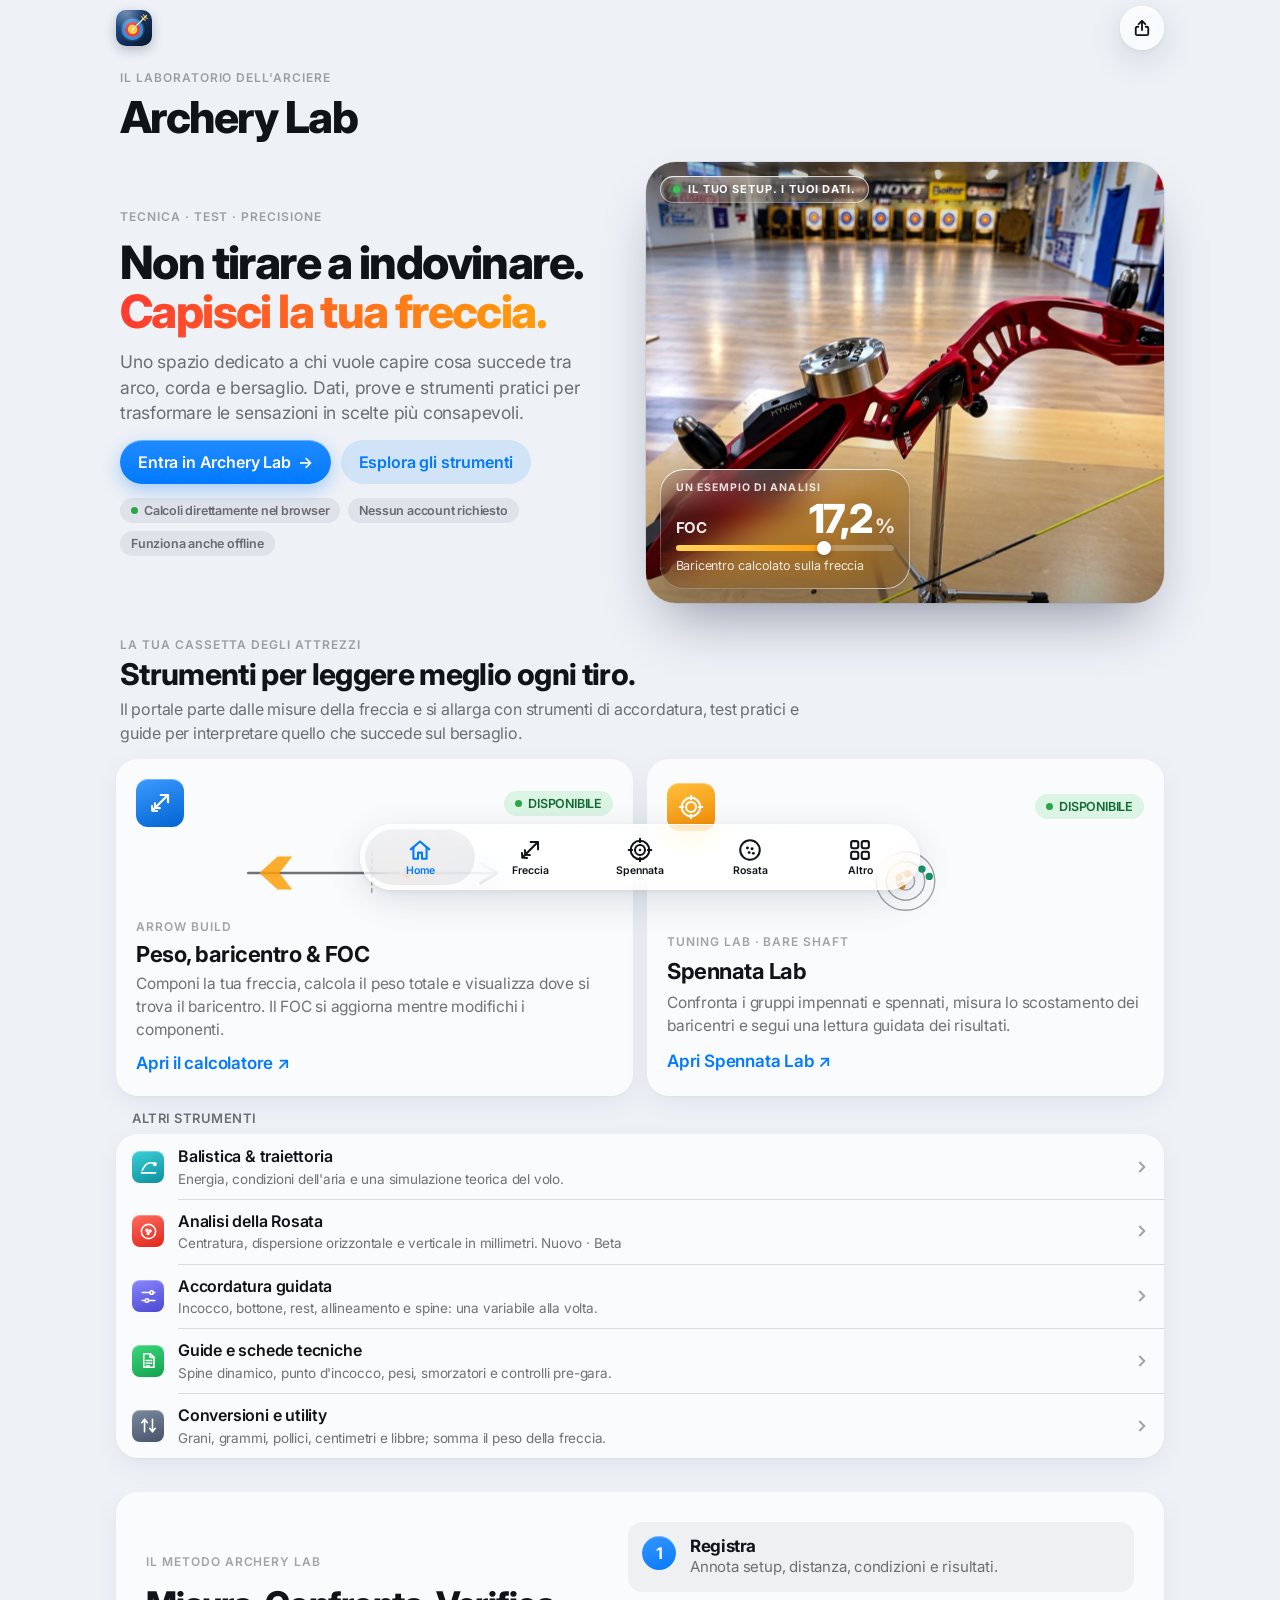
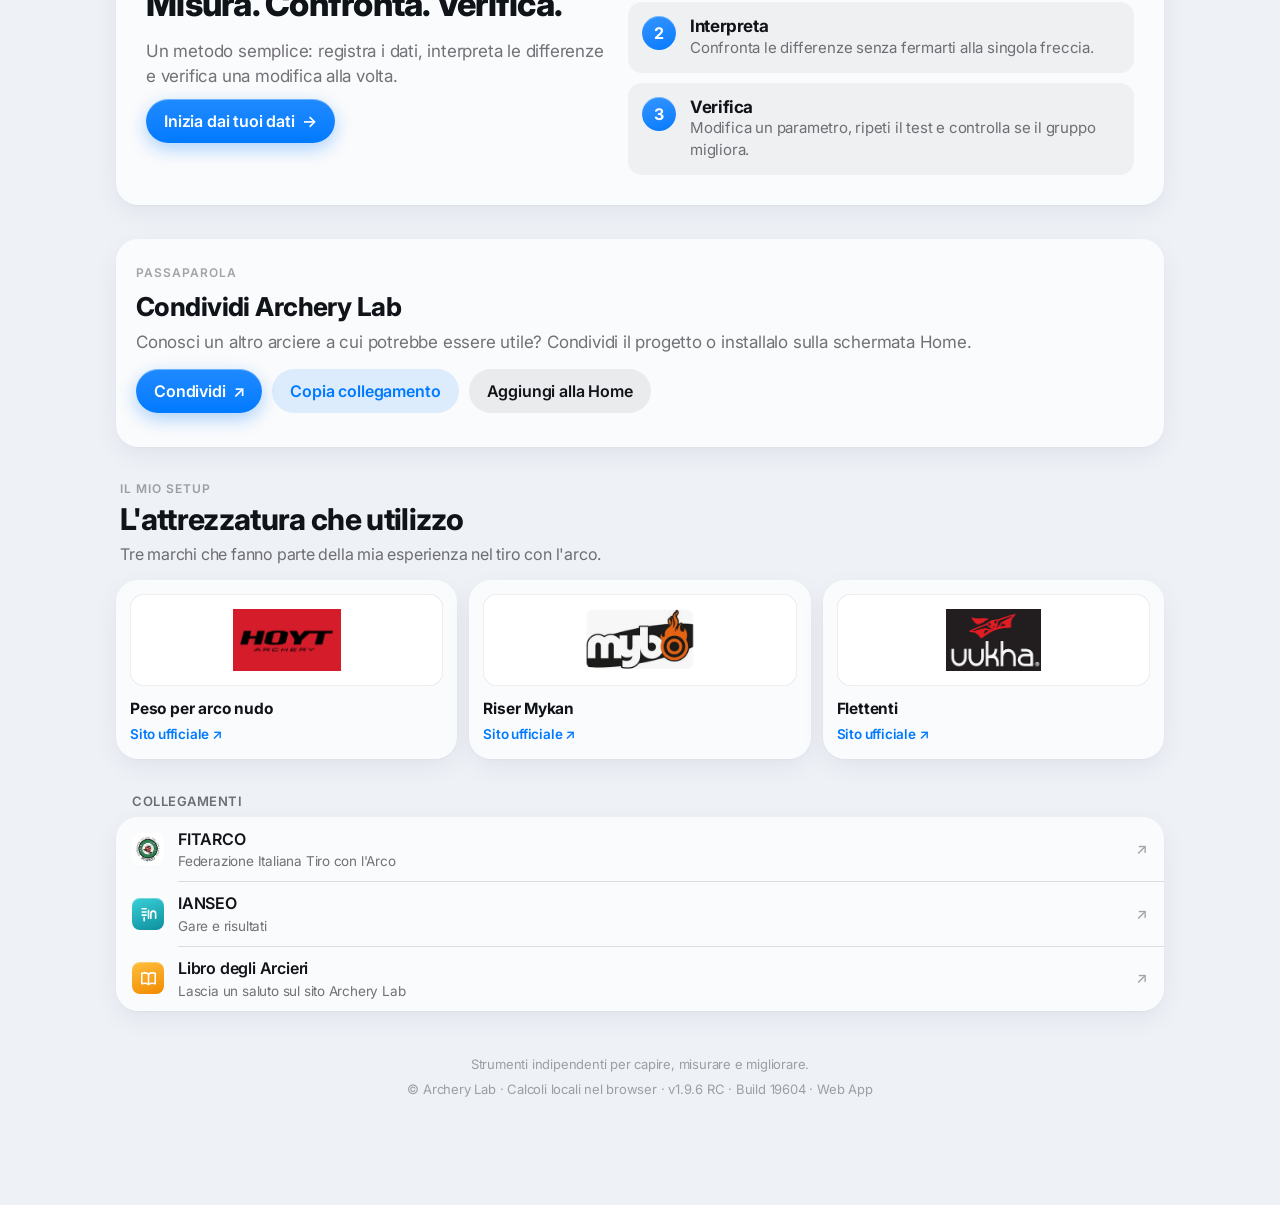
<file: index.html>
<!doctype html>
<html lang="it">
<head>
<meta charset="utf-8">
<meta name="viewport" content="width=device-width, initial-scale=1, viewport-fit=cover">
<meta name="claude:viewport-fit-sides" content="cover">
<title>Archery Lab</title>
<meta name="description" content="Archery Lab: strumenti digitali per capire la freccia, leggere i risultati e accordare meglio il tiro con l'arco.">
<meta name="theme-color" content="#eef1f6" media="(prefers-color-scheme: light)">
<meta name="theme-color" content="#05070b" media="(prefers-color-scheme: dark)">
<meta name="apple-mobile-web-app-capable" content="yes">
<meta name="mobile-web-app-capable" content="yes">
<meta name="apple-mobile-web-app-status-bar-style" content="black-translucent">
<meta name="apple-mobile-web-app-title" content="Archery Lab">
<meta property="og:type" content="website">
<meta property="og:title" content="Archery Lab — Il laboratorio digitale dell'arciere">
<meta property="og:description" content="Strumenti pratici per frecce, rosate e accordatura del tiro con l'arco.">
<link rel="manifest" href="manifest.webmanifest">
<link rel="icon" href="icons/icon.svg" type="image/svg+xml">
<link rel="apple-touch-icon" href="icons/apple-touch-icon.png">
<link rel="preconnect" href="https://fonts.googleapis.com">
<link rel="preconnect" href="https://fonts.gstatic.com" crossorigin>
<link rel="stylesheet" href="https://fonts.googleapis.com/css2?family=Inter:wght@400;500;600;700;800&amp;display=swap">
<link rel="stylesheet" href="css/glass.css">
<link rel="stylesheet" href="css/pages.css">
</head>
<body data-tab="home" data-root="">
<a class="skip" href="#main">Vai al contenuto</a>
<div class="app">
  <header class="navbar">
    <div class="nav-left"><img class="brand-glyph" src="icons/icon.svg" alt="" aria-hidden="true"></div>
    <div class="nav-title">Archery Lab</div>
    <div class="nav-right"><a class="nav-btn icon glass" href="altro/index.html#condividi" aria-label="Condividi Archery Lab"><svg viewBox="0 0 24 24" aria-hidden="true"><path d="M12 3.5v11"/><path d="m8 7.3 4-3.8 4 3.8"/><path d="M7.5 10.5H6.2a1.7 1.7 0 0 0-1.7 1.7v6.6a1.7 1.7 0 0 0 1.7 1.7h11.6a1.7 1.7 0 0 0 1.7-1.7v-6.6a1.7 1.7 0 0 0-1.7-1.7h-1.3"/></svg></a></div>
  </header>

  <main id="main">
    <div class="large-title">
      <span class="eyebrow">Il laboratorio dell'arciere</span>
      <h1>Archery Lab</h1>
    </div>

    <section class="hero" aria-labelledby="hero-title">
      <figure class="hero-media">
        <img src="assets/img/mykan-hero.jpg" alt="Riser Mybo Mykan rosso su un campo di tiro indoor" fetchpriority="high" width="1200" height="900">
        <span class="hero-chip glass"><i></i> IL TUO SETUP. I TUOI DATI.</span>
        <div class="foc-float glass" aria-label="Esempio di analisi: FOC 17,2 per cento">
          <div class="float-label">UN ESEMPIO DI ANALISI</div>
          <div class="float-metric"><span>FOC</span><strong>17,2<small>%</small></strong></div>
          <div class="mini-track" aria-hidden="true"><span></span><i></i></div>
          <div class="float-note">Baricentro calcolato sulla freccia</div>
        </div>
      </figure>
      <div class="hero-copy">
        <span class="eyebrow">TECNICA · TEST · PRECISIONE</span>
        <h2 id="hero-title">Non tirare a indovinare.<br><em>Capisci la tua freccia.</em></h2>
        <p>Uno spazio dedicato a chi vuole capire cosa succede tra arco, corda e bersaglio. Dati, prove e strumenti pratici per trasformare le sensazioni in scelte più consapevoli.</p>
        <div class="btn-row">
          <a class="btn filled" href="calcolatore/index.html">Entra in Archery Lab <span aria-hidden="true">→</span></a>
          <a class="btn" href="#strumenti">Esplora gli strumenti</a>
        </div>
        <div class="trust-row">
          <span class="pill"><i></i> Calcoli direttamente nel browser</span>
          <span class="pill">Nessun account richiesto</span>
          <span class="pill">Funziona anche offline</span>
        </div>
      </div>
    </section>

    <section class="section" id="strumenti" aria-labelledby="tools-title">
      <div class="section-head">
        <span class="eyebrow">LA TUA CASSETTA DEGLI ATTREZZI</span>
        <h2 id="tools-title">Strumenti per leggere meglio ogni tiro.</h2>
        <p>Il portale parte dalle misure della freccia e si allarga con strumenti di accordatura, test pratici e guide per interpretare quello che succede sul bersaglio.</p>
      </div>

      <div class="featured-grid">
        <a class="feature-card card" href="calcolatore/index.html">
          <div class="feature-top">
            <span class="row-icon big bg-blue" aria-hidden="true"><svg viewBox="0 0 24 24"><path d="M5 19 18.6 5.4"/><path d="M12.6 4.6h6.8v6.8"/><path d="M5 19l-.4-4.2M5 19l4.2.4M7.7 16.3l-.4-4.1M7.7 16.3l4.1.4"/></svg></span>
            <span class="pill good"><i></i> DISPONIBILE</span>
          </div>
          <svg class="feature-art art-arrow" viewBox="0 0 320 70" aria-hidden="true"><path class="a-shaft" d="M22 35H292"/><path class="a-tip" d="m276 24 18 11-18 11"/><path class="a-vane" d="M34 35 54 17h16L56 35zM34 35l20 18h16L56 35z"/><line class="a-mid" x1="157" y1="12" x2="157" y2="58"/><circle class="a-cg" cx="196" cy="35" r="7"/></svg>
          <div class="feature-body">
            <span class="kicker">ARROW BUILD</span>
            <h3>Peso, baricentro &amp; FOC</h3>
            <p>Componi la tua freccia, calcola il peso totale e visualizza dove si trova il baricentro. Il FOC si aggiorna mentre modifichi i componenti.</p>
            <span class="feature-cta">Apri il calcolatore <span aria-hidden="true">↗</span></span>
          </div>
        </a>
        <a class="feature-card card" href="spennata/index.html">
          <div class="feature-top">
            <span class="row-icon big bg-gold" aria-hidden="true"><svg viewBox="0 0 24 24"><circle cx="12" cy="12" r="8.6"/><circle cx="12" cy="12" r="4.6"/><path d="M12 1.6v3.2M12 19.2v3.2M1.6 12h3.2M19.2 12h3.2"/></svg></span>
            <span class="pill good"><i></i> DISPONIBILE</span>
          </div>
          <svg class="feature-art art-target" viewBox="0 0 320 70" aria-hidden="true"><circle cx="160" cy="35" r="32" class="t-ring"/><circle cx="160" cy="35" r="21" class="t-ring"/><circle cx="160" cy="35" r="10" class="t-ring"/><circle cx="153" cy="31" r="4" class="t-f"/><circle cx="162" cy="27" r="4" class="t-f"/><circle cx="156" cy="40" r="4" class="t-f"/><circle cx="178" cy="22" r="4" class="t-b"/><circle cx="186" cy="30" r="4" class="t-b"/></svg>
          <div class="feature-body">
            <span class="kicker">TUNING LAB · BARE SHAFT</span>
            <h3>Spennata Lab</h3>
            <p>Confronta i gruppi impennati e spennati, misura lo scostamento dei baricentri e segui una lettura guidata dei risultati.</p>
            <span class="feature-cta">Apri Spennata Lab <span aria-hidden="true">↗</span></span>
          </div>
        </a>
      </div>

      <div class="group">
        <div class="group-title">Altri strumenti</div>
        <nav class="list" aria-label="Altri strumenti">
          <a class="row" href="calcolatore/index.html#trajectory"><span class="row-icon bg-teal" aria-hidden="true"><svg viewBox="0 0 24 24"><path d="M3 20h18M4 17c4-9 9-12 16-8"/><circle cx="20" cy="9" r="1.6"/></svg></span><span class="row-text"><strong>Balistica &amp; traiettoria</strong><small>Energia, condizioni dell'aria e una simulazione teorica del volo.</small></span><span class="chev" aria-hidden="true"></span></a>
          <a class="row" href="rosata/index.html"><span class="row-icon bg-red" aria-hidden="true"><svg viewBox="0 0 24 24"><circle cx="12" cy="12" r="9"/><circle cx="10" cy="10.5" r="1.2"/><circle cx="14" cy="11.5" r="1.2"/><circle cx="11.5" cy="14.5" r="1.2"/></svg></span><span class="row-text"><strong>Analisi della Rosata</strong><small>Centratura, dispersione orizzontale e verticale in millimetri. Nuovo · Beta</small></span><span class="chev" aria-hidden="true"></span></a>
          <a class="row" href="accordatura/index.html"><span class="row-icon bg-indigo" aria-hidden="true"><svg viewBox="0 0 24 24"><path d="M4 7h10M18 7h2M4 17h4M12 17h8"/><circle cx="16" cy="7" r="2.2"/><circle cx="10" cy="17" r="2.2"/></svg></span><span class="row-text"><strong>Accordatura guidata</strong><small>Incocco, bottone, rest, allineamento e spine: una variabile alla volta.</small></span><span class="chev" aria-hidden="true"></span></a>
          <a class="row" href="guide/index.html"><span class="row-icon bg-green" aria-hidden="true"><svg viewBox="0 0 24 24"><path d="M6 3.5h8.5L19 8v12.5H6z"/><path d="M14 3.5V8h5M9 12h7M9 15.5h7M9 19h4"/></svg></span><span class="row-text"><strong>Guide e schede tecniche</strong><small>Spine dinamico, punto d'incocco, pesi, smorzatori e controlli pre-gara.</small></span><span class="chev" aria-hidden="true"></span></a>
          <a class="row" href="utilities/index.html"><span class="row-icon bg-slate" aria-hidden="true"><svg viewBox="0 0 24 24"><path d="M7 4v16M17 4v16M3.5 8.5 7 4l3.5 4.5M13.5 15.5 17 20l3.5-4.5"/></svg></span><span class="row-text"><strong>Conversioni e utility</strong><small>Grani, grammi, pollici, centimetri e libbre; somma il peso della freccia.</small></span><span class="chev" aria-hidden="true"></span></a>
        </nav>
      </div>
    </section>

    <section class="section" id="metodo" aria-labelledby="method-title">
      <div class="method card">
        <div class="method-intro">
          <span class="eyebrow">IL METODO ARCHERY LAB</span>
          <h2 id="method-title">Misura. Confronta. Verifica.</h2>
          <p>Un metodo semplice: registra i dati, interpreta le differenze e verifica una modifica alla volta.</p>
          <a class="btn filled" href="calcolatore/index.html">Inizia dai tuoi dati <span aria-hidden="true">→</span></a>
        </div>
        <ol class="method-steps">
          <li><span class="step-n">1</span><div><h3>Registra</h3><p>Annota setup, distanza, condizioni e risultati.</p></div></li>
          <li><span class="step-n">2</span><div><h3>Interpreta</h3><p>Confronta le differenze senza fermarti alla singola freccia.</p></div></li>
          <li><span class="step-n">3</span><div><h3>Verifica</h3><p>Modifica un parametro, ripeti il test e controlla se il gruppo migliora.</p></div></li>
        </ol>
      </div>
    </section>

    <section class="section" aria-labelledby="share-title">
      <div class="share-card card">
        <div>
          <span class="eyebrow">PASSAPAROLA</span>
          <h2 id="share-title">Condividi Archery Lab</h2>
          <p>Conosci un altro arciere a cui potrebbe essere utile? Condividi il progetto o installalo sulla schermata Home.</p>
        </div>
        <div class="btn-row">
          <button type="button" class="btn filled" data-share="native">Condividi <span aria-hidden="true">↗</span></button>
          <button type="button" class="btn" data-share="copy">Copia collegamento</button>
          <button type="button" class="btn glassy" data-install-help>Aggiungi alla Home</button>
        </div>
        <p class="share-status" id="share-status" role="status" aria-live="polite"></p>
      </div>
    </section>

    <section class="section" aria-labelledby="brands-title">
      <div class="section-head">
        <span class="eyebrow">IL MIO SETUP</span>
        <h2 id="brands-title">L'attrezzatura che utilizzo</h2>
        <p>Tre marchi che fanno parte della mia esperienza nel tiro con l'arco.</p>
      </div>
      <div class="brand-grid">
        <a class="brand-tile card" href="https://hoyt.com/" target="_blank" rel="noopener noreferrer" aria-label="Visita il sito ufficiale Hoyt"><span class="logo"><img src="assets/brands/hoyt.png" alt="HOYT Archery"></span><strong>Peso per arco nudo</strong><small>Sito ufficiale ↗</small></a>
        <a class="brand-tile card" href="https://www.mybobrands.com/" target="_blank" rel="noopener noreferrer" aria-label="Visita il sito ufficiale Mybo"><span class="logo"><img src="assets/brands/mybo.png" alt="MYBO"></span><strong>Riser Mykan</strong><small>Sito ufficiale ↗</small></a>
        <a class="brand-tile card" href="https://www.uukha.com/" target="_blank" rel="noopener noreferrer" aria-label="Visita il sito ufficiale Uukha"><span class="logo"><img src="assets/brands/uukha.png" alt="UUKHA"></span><strong>Flettenti</strong><small>Sito ufficiale ↗</small></a>
      </div>
    </section>

    <section class="section" aria-labelledby="links-title">
      <div class="group">
        <div class="group-title" id="links-title">Collegamenti</div>
        <nav class="list" aria-label="Collegamenti esterni">
          <a class="row" href="https://www.fitarco.it/" target="_blank" rel="noopener noreferrer"><span class="row-icon logo-icon" aria-hidden="true"><img src="assets/img/logo-fitarco.jpg" alt=""></span><span class="row-text"><strong>FITARCO</strong><small>Federazione Italiana Tiro con l'Arco</small></span><span class="ext" aria-hidden="true">↗</span></a>
          <a class="row" href="https://www.ianseo.net/" target="_blank" rel="noopener noreferrer"><span class="row-icon bg-teal" aria-hidden="true"><svg viewBox="0 0 24 24"><path d="M4 6h5M4 10h5M4 14h5M6.5 17v4M12 18V8M15 18v-6a3 3 0 0 1 6 0v6"/></svg></span><span class="row-text"><strong>IANSEO</strong><small>Gare e risultati</small></span><span class="ext" aria-hidden="true">↗</span></a>
          <a class="row" href="https://lan.altervista.org/archery/guestbook.php" target="_blank" rel="noopener noreferrer"><span class="row-icon bg-gold" aria-hidden="true"><svg viewBox="0 0 24 24"><path d="M12 6.5C9.7 4.8 6.8 4.5 3.5 5.5v13c3.3-1 6.2-.7 8.5 1 2.3-1.7 5.2-2 8.5-1v-13c-3.3-1-6.2-.7-8.5 1Z"/><path d="M12 6.5v13"/></svg></span><span class="row-text"><strong>Libro degli Arcieri</strong><small>Lascia un saluto sul sito Archery Lab</small></span><span class="ext" aria-hidden="true">↗</span></a>
        </nav>
      </div>
    </section>
  </main>

  <footer class="app-footer">
    <span>Strumenti indipendenti per capire, misurare e migliorare.</span>
    <span>© Archery Lab · Calcoli locali nel browser · v1.9.6 RC · Build 19604 · Web App</span>
  </footer>
</div>
<script src="js/shell.js"></script>
<script src="js/i18n.js" defer></script>
</body>
</html>
</file>
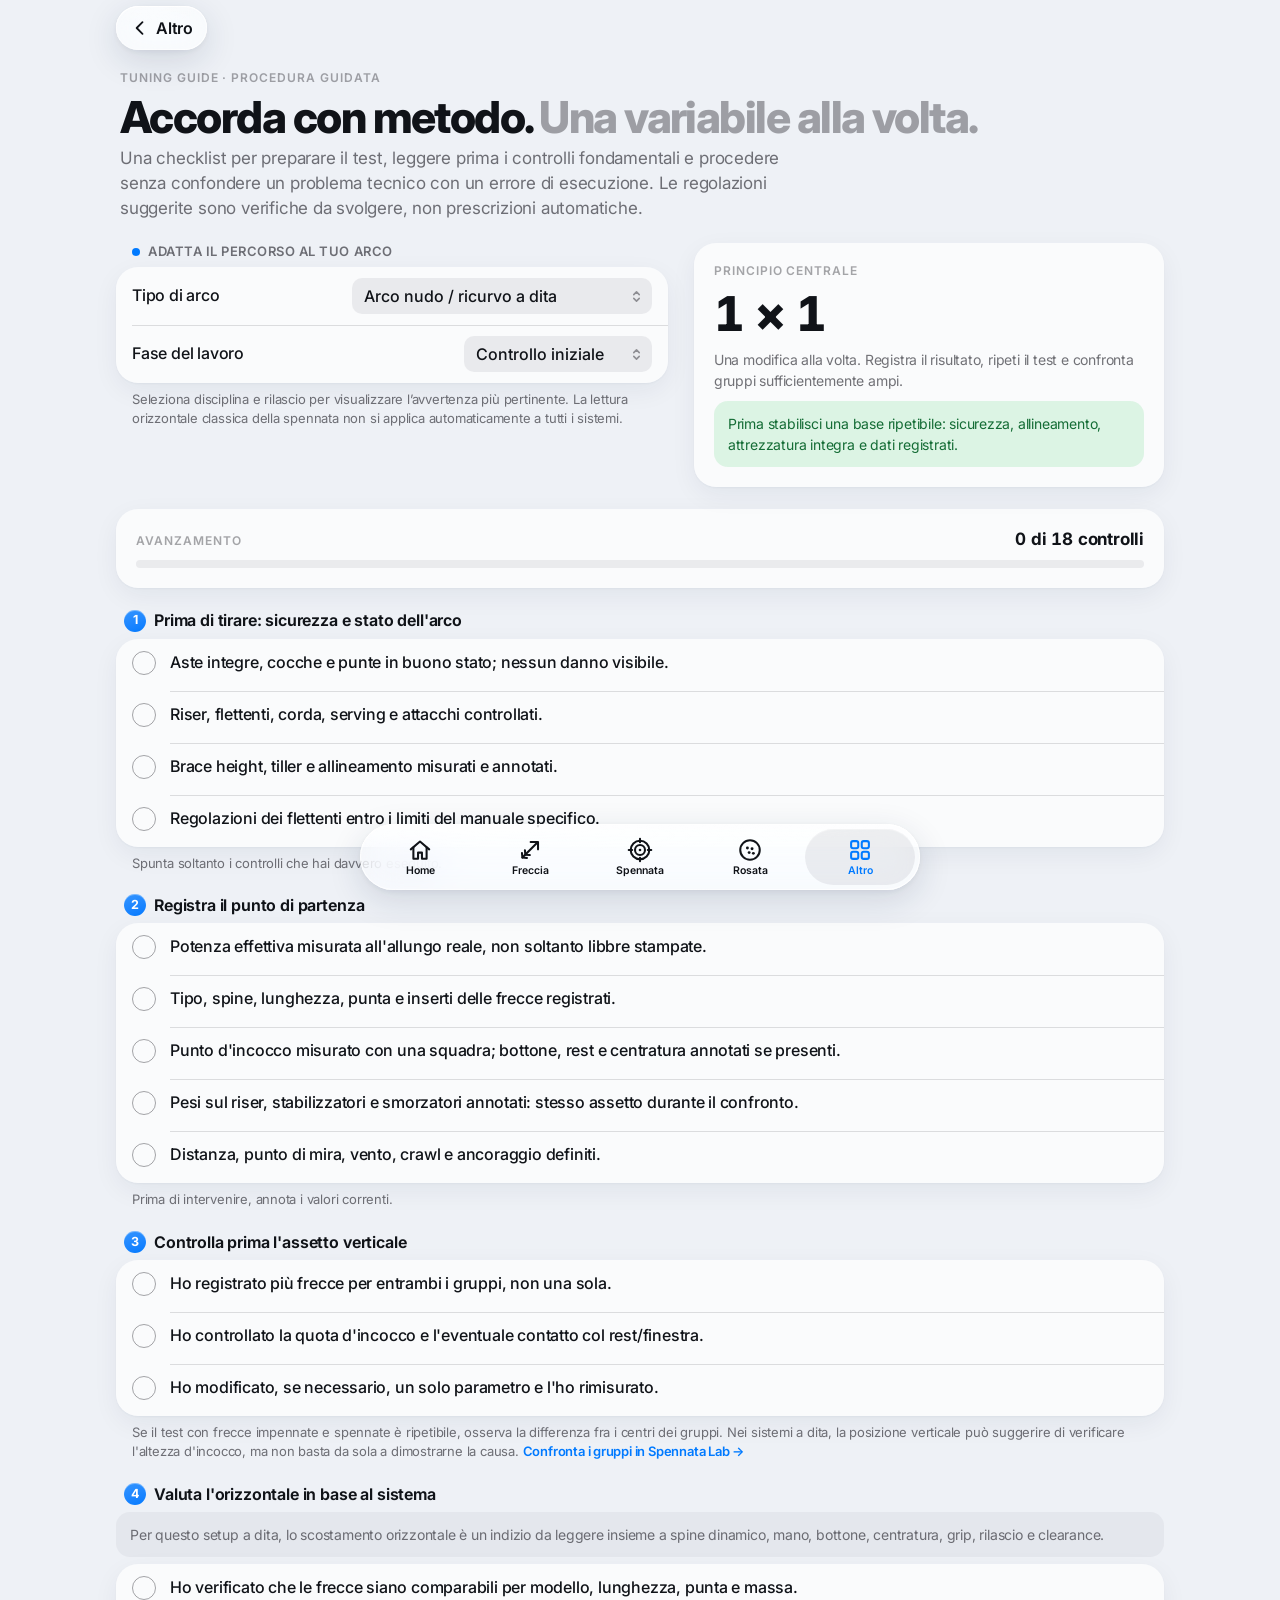
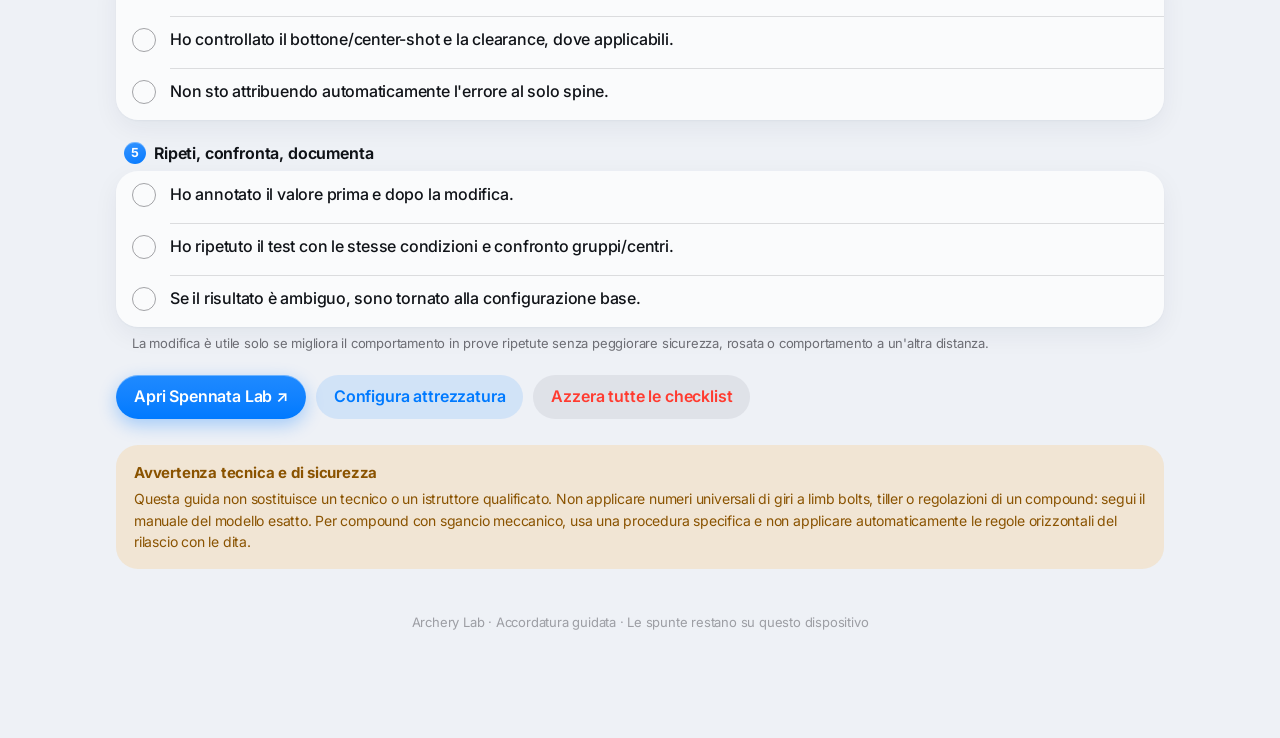
<file: accordatura/index.html>
<!doctype html>
<html lang="it">
<head>
<meta charset="utf-8">
<meta name="viewport" content="width=device-width, initial-scale=1, viewport-fit=cover">
<meta name="claude:viewport-fit-sides" content="cover">
<title>Accordatura guidata — Archery Lab</title>
<meta name="description" content="Accordatura guidata del tiro con l'arco: controlli ordinati, una variabile per volta e verifiche diverse in base all'arco.">
<meta name="theme-color" content="#eef1f6" media="(prefers-color-scheme: light)">
<meta name="theme-color" content="#05070b" media="(prefers-color-scheme: dark)">
<meta name="apple-mobile-web-app-capable" content="yes">
<meta name="mobile-web-app-capable" content="yes">
<meta name="apple-mobile-web-app-status-bar-style" content="black-translucent">
<meta name="apple-mobile-web-app-title" content="Archery Lab">
<link rel="manifest" href="../manifest.webmanifest">
<link rel="icon" href="../icons/icon.svg" type="image/svg+xml">
<link rel="apple-touch-icon" href="../icons/apple-touch-icon.png">
<link rel="preconnect" href="https://fonts.googleapis.com">
<link rel="preconnect" href="https://fonts.gstatic.com" crossorigin>
<link rel="stylesheet" href="https://fonts.googleapis.com/css2?family=Inter:wght@400;500;600;700;800&amp;display=swap">
<link rel="stylesheet" href="../css/glass.css">
<link rel="stylesheet" href="../css/pages.css">
</head>
<body data-tab="altro" data-root="../">
<a class="skip" href="#main">Vai al contenuto</a>
<div class="app">
  <header class="navbar">
    <div class="nav-left"><a class="nav-btn glass" href="../altro/index.html"><svg viewBox="0 0 24 24" aria-hidden="true"><path d="m15 5-7 7 7 7"/></svg>Altro</a></div>
    <div class="nav-title">Accordatura guidata</div>
    <div class="nav-right"></div>
  </header>

  <main id="main">
    <div class="large-title">
      <span class="eyebrow">TUNING GUIDE · PROCEDURA GUIDATA</span>
      <h1>Accorda con metodo. <em>Una variabile alla volta.</em></h1>
      <p>Una checklist per preparare il test, leggere prima i controlli fondamentali e procedere senza confondere un problema tecnico con un errore di esecuzione. Le regolazioni suggerite sono verifiche da svolgere, non prescrizioni automatiche.</p>
    </div>

    <div class="split">
      <div class="col">
        <div class="group">
          <div class="group-title"><span class="dot"></span>Adatta il percorso al tuo arco</div>
          <div class="list">
            <label for="tuningBow">Tipo di arco
              <select id="tuningBow">
                <option value="barebow">Arco nudo / ricurvo a dita</option>
                <option value="olympic">Ricurvo olimpico a dita</option>
                <option value="traditional">Longbow / tradizionale a dita</option>
                <option value="compound">Compound con sgancio meccanico</option>
                <option value="other">Altro / non noto</option>
              </select>
            </label>
            <label for="tuningStage">Fase del lavoro
              <select id="tuningStage">
                <option value="baseline">Controllo iniziale</option>
                <option value="vertical">Verifica verticale</option>
                <option value="horizontal">Verifica orizzontale</option>
                <option value="final">Verifica finale</option>
              </select>
            </label>
          </div>
          <p class="group-foot">Seleziona disciplina e rilascio per visualizzare l’avvertenza più pertinente. La lettura orizzontale classica della spennata non si applica automaticamente a tutti i sistemi.</p>
        </div>
      </div>
      <aside class="col">
        <div class="card principle-card">
          <span class="kicker">PRINCIPIO CENTRALE</span>
          <strong class="big-figure">1 × 1</strong>
          <p class="muted">Una modifica alla volta. Registra il risultato, ripeti il test e confronta gruppi sufficientemente ampi.</p>
          <div id="tuningGuidance" class="status-message success" aria-live="polite">Prima stabilisci una base ripetibile: sicurezza, allineamento, attrezzatura integra e dati registrati.</div>
        </div>
      </aside>
    </div>

    <div class="progress-card card" aria-live="polite">
      <div><span class="kicker">AVANZAMENTO</span><strong id="tuningProgressLabel">0 di 18 controlli</strong></div>
      <div class="progress-track"><span id="tuningProgressBar"></span></div>
    </div>

    <div class="tuning-steps" id="tuningChecks" data-persist="accordatura">
      <section class="group">
        <div class="group-title"><span class="step-n sm">1</span>Prima di tirare: sicurezza e stato dell'arco</div>
        <div class="list checklist">
          <label><input type="checkbox"> Aste integre, cocche e punte in buono stato; nessun danno visibile.</label>
          <label><input type="checkbox"> Riser, flettenti, corda, serving e attacchi controllati.</label>
          <label><input type="checkbox"> Brace height, tiller e allineamento misurati e annotati.</label>
          <label><input type="checkbox"> Regolazioni dei flettenti entro i limiti del manuale specifico.</label>
        </div>
        <p class="group-foot">Spunta soltanto i controlli che hai davvero eseguito.</p>
      </section>

      <section class="group">
        <div class="group-title"><span class="step-n sm">2</span>Registra il punto di partenza</div>
        <div class="list checklist">
          <label><input type="checkbox"> Potenza effettiva misurata all'allungo reale, non soltanto libbre stampate.</label>
          <label><input type="checkbox"> Tipo, spine, lunghezza, punta e inserti delle frecce registrati.</label>
          <label><input type="checkbox"> Punto d'incocco misurato con una squadra; bottone, rest e centratura annotati se presenti.</label>
          <label><input type="checkbox"> Pesi sul riser, stabilizzatori e smorzatori annotati: stesso assetto durante il confronto.</label>
          <label><input type="checkbox"> Distanza, punto di mira, vento, crawl e ancoraggio definiti.</label>
        </div>
        <p class="group-foot">Prima di intervenire, annota i valori correnti.</p>
      </section>

      <section class="group">
        <div class="group-title"><span class="step-n sm">3</span>Controlla prima l'assetto verticale</div>
        <div class="list checklist">
          <label><input type="checkbox"> Ho registrato più frecce per entrambi i gruppi, non una sola.</label>
          <label><input type="checkbox"> Ho controllato la quota d'incocco e l'eventuale contatto col rest/finestra.</label>
          <label><input type="checkbox"> Ho modificato, se necessario, un solo parametro e l'ho rimisurato.</label>
        </div>
        <p class="group-foot">Se il test con frecce impennate e spennate è ripetibile, osserva la differenza fra i centri dei gruppi. Nei sistemi a dita, la posizione verticale può suggerire di verificare l'altezza d'incocco, ma non basta da sola a dimostrarne la causa. <a href="../spennata/index.html">Confronta i gruppi in Spennata Lab →</a></p>
      </section>

      <section class="group">
        <div class="group-title"><span class="step-n sm">4</span>Valuta l'orizzontale in base al sistema</div>
        <p id="horizontalGuidance" class="notice">Per arco nudo o ricurvo con rilascio dalle dita, lo scostamento orizzontale è un indizio da leggere insieme a spine dinamico, mano, bottone, centratura, grip, rilascio e clearance.</p>
        <div class="list checklist">
          <label><input type="checkbox"> Ho verificato che le frecce siano comparabili per modello, lunghezza, punta e massa.</label>
          <label><input type="checkbox"> Ho controllato il bottone/center-shot e la clearance, dove applicabili.</label>
          <label><input type="checkbox"> Non sto attribuendo automaticamente l'errore al solo spine.</label>
        </div>
      </section>

      <section class="group">
        <div class="group-title"><span class="step-n sm">5</span>Ripeti, confronta, documenta</div>
        <div class="list checklist">
          <label><input type="checkbox"> Ho annotato il valore prima e dopo la modifica.</label>
          <label><input type="checkbox"> Ho ripetuto il test con le stesse condizioni e confronto gruppi/centri.</label>
          <label><input type="checkbox"> Se il risultato è ambiguo, sono tornato alla configurazione base.</label>
        </div>
        <p class="group-foot">La modifica è utile solo se migliora il comportamento in prove ripetute senza peggiorare sicurezza, rosata o comportamento a un'altra distanza.</p>
      </section>
    </div>

    <div class="btn-row" style="margin-top:22px">
      <a class="btn filled" href="../spennata/index.html">Apri Spennata Lab ↗</a>
      <a class="btn" href="../calcolatore/index.html">Configura attrezzatura</a>
      <button class="btn glassy danger-text" type="button" id="resetTuningChecks">Azzera tutte le checklist</button>
    </div>

    <div class="alert-card" style="margin-top:26px"><strong>Avvertenza tecnica e di sicurezza</strong>Questa guida non sostituisce un tecnico o un istruttore qualificato. Non applicare numeri universali di giri a limb bolts, tiller o regolazioni di un compound: segui il manuale del modello esatto. Per compound con sgancio meccanico, usa una procedura specifica e non applicare automaticamente le regole orizzontali del rilascio con le dita.</div>
  </main>
  <footer class="app-footer"><span>Archery Lab · Accordatura guidata · Le spunte restano su questo dispositivo</span></footer>
</div>
<script src="../js/shell.js"></script>
<script src="app.js"></script>
<script src="../js/i18n.js" defer></script>
</body>
</html>
</file>
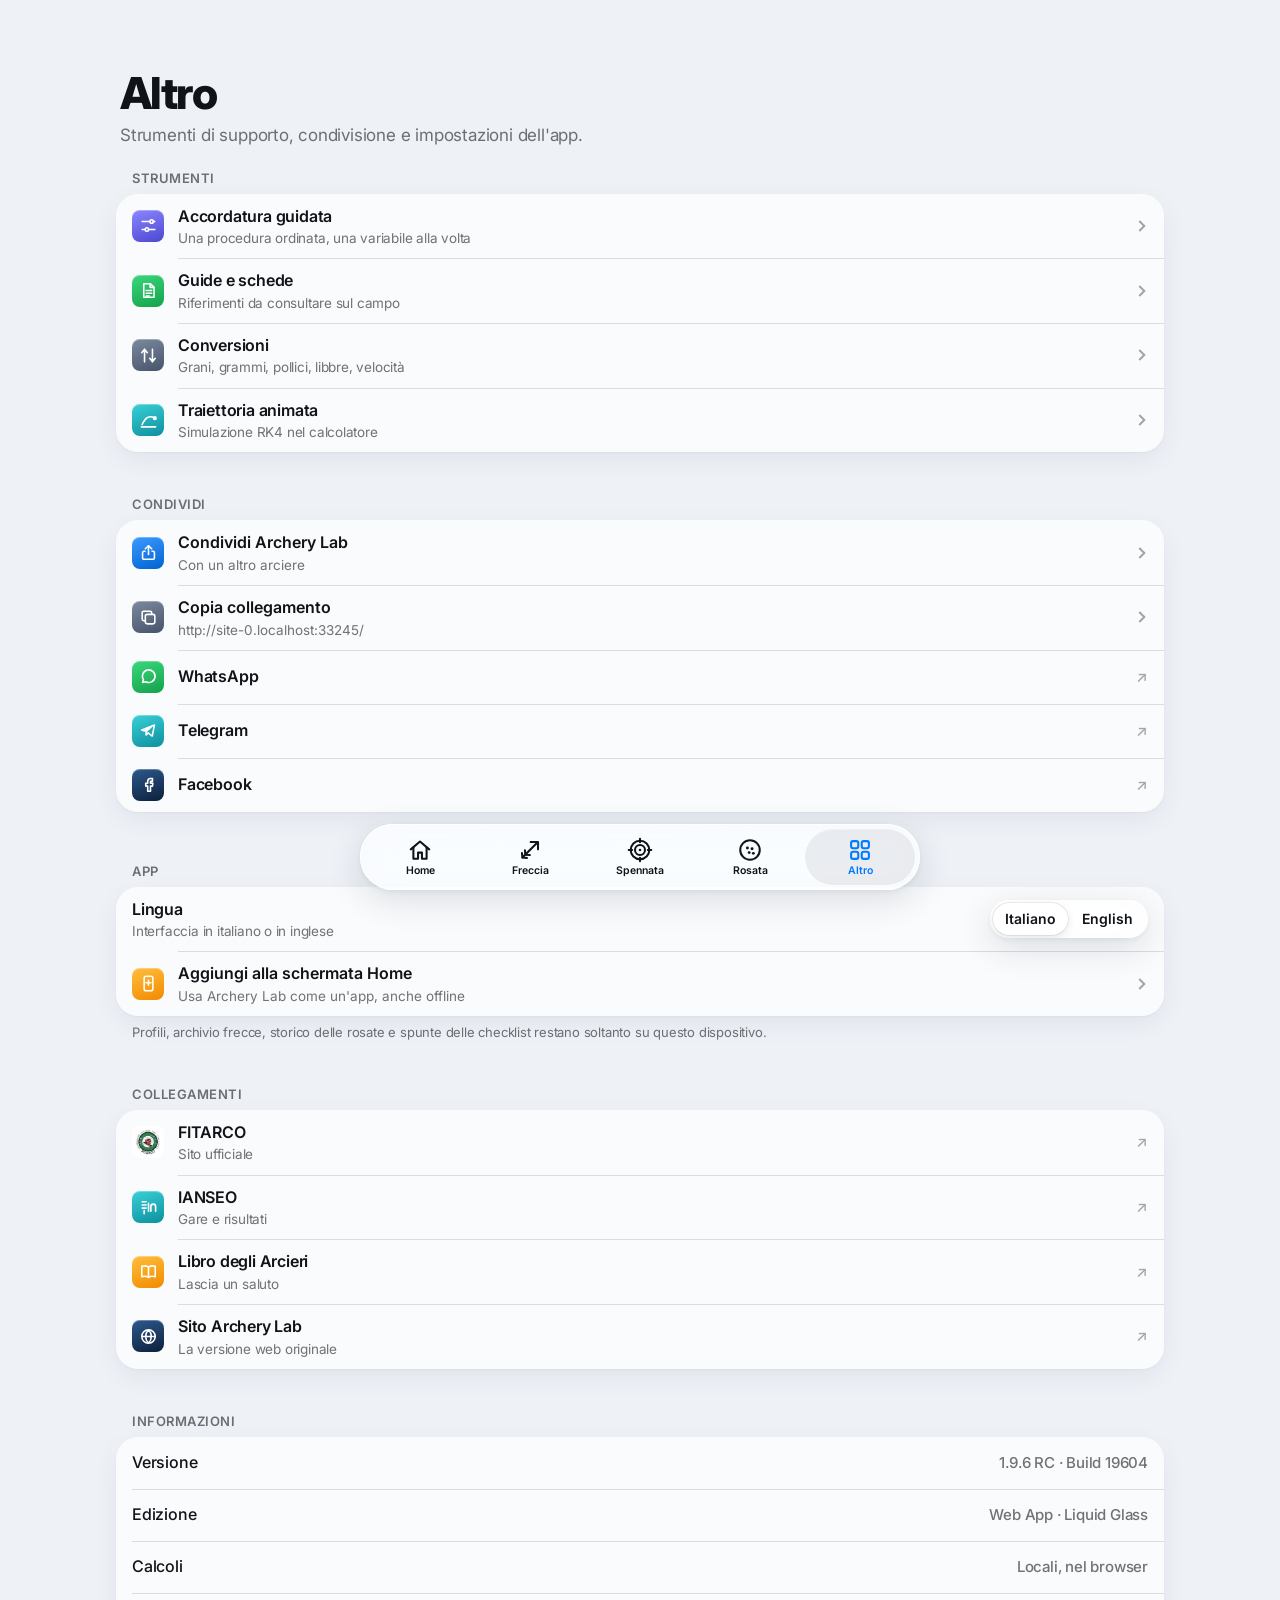
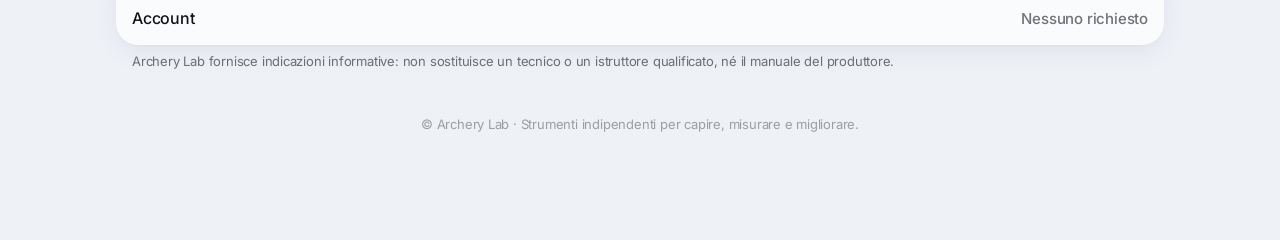
<file: altro/index.html>
<!doctype html>
<html lang="it">
<head>
<meta charset="utf-8">
<meta name="viewport" content="width=device-width, initial-scale=1, viewport-fit=cover">
<meta name="claude:viewport-fit-sides" content="cover">
<title>Altro — Archery Lab</title>
<meta name="description" content="Strumenti di supporto, condivisione e impostazioni di Archery Lab.">
<meta name="theme-color" content="#eef1f6" media="(prefers-color-scheme: light)">
<meta name="theme-color" content="#05070b" media="(prefers-color-scheme: dark)">
<meta name="apple-mobile-web-app-capable" content="yes">
<meta name="mobile-web-app-capable" content="yes">
<meta name="apple-mobile-web-app-status-bar-style" content="black-translucent">
<meta name="apple-mobile-web-app-title" content="Archery Lab">
<link rel="manifest" href="../manifest.webmanifest">
<link rel="icon" href="../icons/icon.svg" type="image/svg+xml">
<link rel="apple-touch-icon" href="../icons/apple-touch-icon.png">
<link rel="preconnect" href="https://fonts.googleapis.com">
<link rel="preconnect" href="https://fonts.gstatic.com" crossorigin>
<link rel="stylesheet" href="https://fonts.googleapis.com/css2?family=Inter:wght@400;500;600;700;800&amp;display=swap">
<link rel="stylesheet" href="../css/glass.css">
<link rel="stylesheet" href="../css/pages.css">
</head>
<body data-tab="altro" data-root="../">
<a class="skip" href="#main">Vai al contenuto</a>
<div class="app">
  <header class="navbar">
    <div class="nav-left"></div>
    <div class="nav-title">Altro</div>
    <div class="nav-right"></div>
  </header>

  <main id="main">
    <div class="large-title">
      <h1>Altro</h1>
      <p>Strumenti di supporto, condivisione e impostazioni dell'app.</p>
    </div>

    <div class="stack">
      <div class="group">
        <div class="group-title">Strumenti</div>
        <nav class="list" aria-label="Strumenti di supporto">
          <a class="row" href="../accordatura/index.html"><span class="row-icon bg-indigo" aria-hidden="true"><svg viewBox="0 0 24 24"><path d="M4 7h10M18 7h2M4 17h4M12 17h8"/><circle cx="16" cy="7" r="2.2"/><circle cx="10" cy="17" r="2.2"/></svg></span><span class="row-text"><strong>Accordatura guidata</strong><small>Una procedura ordinata, una variabile alla volta</small></span><span class="chev" aria-hidden="true"></span></a>
          <a class="row" href="../guide/index.html"><span class="row-icon bg-green" aria-hidden="true"><svg viewBox="0 0 24 24"><path d="M6 3.5h8.5L19 8v12.5H6z"/><path d="M14 3.5V8h5M9 12h7M9 15.5h7M9 19h4"/></svg></span><span class="row-text"><strong>Guide e schede</strong><small>Riferimenti da consultare sul campo</small></span><span class="chev" aria-hidden="true"></span></a>
          <a class="row" href="../utilities/index.html"><span class="row-icon bg-slate" aria-hidden="true"><svg viewBox="0 0 24 24"><path d="M7 4v16M17 4v16M3.5 8.5 7 4l3.5 4.5M13.5 15.5 17 20l3.5-4.5"/></svg></span><span class="row-text"><strong>Conversioni</strong><small>Grani, grammi, pollici, libbre, velocità</small></span><span class="chev" aria-hidden="true"></span></a>
          <a class="row" href="../calcolatore/index.html#trajectory"><span class="row-icon bg-teal" aria-hidden="true"><svg viewBox="0 0 24 24"><path d="M3 20h18M4 17c4-9 9-12 16-8"/><circle cx="20" cy="9" r="1.6"/></svg></span><span class="row-text"><strong>Traiettoria animata</strong><small>Simulazione RK4 nel calcolatore</small></span><span class="chev" aria-hidden="true"></span></a>
        </nav>
      </div>

      <div class="group" id="condividi">
        <div class="group-title">Condividi</div>
        <div class="list">
          <button type="button" class="row" data-share="native"><span class="row-icon bg-blue" aria-hidden="true"><svg viewBox="0 0 24 24"><path d="M12 3.5v11"/><path d="m8 7.3 4-3.8 4 3.8"/><path d="M7.5 10.5H6.2a1.7 1.7 0 0 0-1.7 1.7v6.6a1.7 1.7 0 0 0 1.7 1.7h11.6a1.7 1.7 0 0 0 1.7-1.7v-6.6a1.7 1.7 0 0 0-1.7-1.7h-1.3"/></svg></span><span class="row-text"><strong>Condividi Archery Lab</strong><small>Con un altro arciere</small></span><span class="chev" aria-hidden="true"></span></button>
          <button type="button" class="row" data-share="copy"><span class="row-icon bg-slate" aria-hidden="true"><svg viewBox="0 0 24 24"><rect x="8" y="8" width="12" height="12" rx="2.5"/><path d="M16 8V6a2 2 0 0 0-2-2H6a2 2 0 0 0-2 2v8a2 2 0 0 0 2 2h2"/></svg></span><span class="row-text"><strong>Copia collegamento</strong><small class="share-url" data-share-url>—</small></span><span class="chev" aria-hidden="true"></span></button>
          <a class="row" data-share-to="whatsapp" href="https://wa.me/" target="_blank" rel="noopener noreferrer"><span class="row-icon bg-green" aria-hidden="true"><svg viewBox="0 0 24 24"><path d="M4.5 19.5 5.6 16A8 8 0 1 1 8.4 18.6z"/></svg></span><span class="row-text"><strong>WhatsApp</strong></span><span class="ext" aria-hidden="true">↗</span></a>
          <a class="row" data-share-to="telegram" href="https://t.me/" target="_blank" rel="noopener noreferrer"><span class="row-icon bg-teal" aria-hidden="true"><svg viewBox="0 0 24 24"><path d="m3.5 11.5 16-6.5-2.8 14-5.2-4-2.5 2.5v-4l7-6.5-9 5.5z"/></svg></span><span class="row-text"><strong>Telegram</strong></span><span class="ext" aria-hidden="true">↗</span></a>
          <a class="row" data-share-to="facebook" href="https://www.facebook.com/" target="_blank" rel="noopener noreferrer"><span class="row-icon bg-navy" aria-hidden="true"><svg viewBox="0 0 24 24"><path d="M14.5 8H17V4.5h-2.5A3.5 3.5 0 0 0 11 8v2.5H8.5V14H11v6.5h3.5V14H17l.5-3.5h-3V8z"/></svg></span><span class="row-text"><strong>Facebook</strong></span><span class="ext" aria-hidden="true">↗</span></a>
        </div>
        <p class="share-status group-foot" id="share-status" role="status" aria-live="polite"></p>
      </div>

      <div class="group">
        <div class="group-title">App</div>
        <div class="list">
          <div class="row lang-row"><span class="row-text"><strong>Lingua</strong><small>Interfaccia in italiano o in inglese</small></span><span data-al-picker-host></span></div>
          <button type="button" class="row" data-install-help><span class="row-icon bg-gold" aria-hidden="true"><svg viewBox="0 0 24 24"><rect x="6.5" y="2.8" width="11" height="18.4" rx="2.6"/><path d="M12 8v6M9 11h6"/></svg></span><span class="row-text"><strong>Aggiungi alla schermata Home</strong><small>Usa Archery Lab come un'app, anche offline</small></span><span class="chev" aria-hidden="true"></span></button>
        </div>
        <p class="group-foot">Profili, archivio frecce, storico delle rosate e spunte delle checklist restano soltanto su questo dispositivo.</p>
      </div>

      <div class="group">
        <div class="group-title">Collegamenti</div>
        <nav class="list" aria-label="Collegamenti esterni">
          <a class="row" href="https://www.fitarco.it/" target="_blank" rel="noopener noreferrer"><span class="row-icon logo-icon" aria-hidden="true"><img src="../assets/img/logo-fitarco.jpg" alt=""></span><span class="row-text"><strong>FITARCO</strong><small>Sito ufficiale</small></span><span class="ext" aria-hidden="true">↗</span></a>
          <a class="row" href="https://www.ianseo.net/" target="_blank" rel="noopener noreferrer"><span class="row-icon bg-teal" aria-hidden="true"><svg viewBox="0 0 24 24"><path d="M4 6h5M4 10h5M4 14h5M6.5 17v4M12 18V8M15 18v-6a3 3 0 0 1 6 0v6"/></svg></span><span class="row-text"><strong>IANSEO</strong><small>Gare e risultati</small></span><span class="ext" aria-hidden="true">↗</span></a>
          <a class="row" href="https://lan.altervista.org/archery/guestbook.php" target="_blank" rel="noopener noreferrer"><span class="row-icon bg-gold" aria-hidden="true"><svg viewBox="0 0 24 24"><path d="M12 6.5C9.7 4.8 6.8 4.5 3.5 5.5v13c3.3-1 6.2-.7 8.5 1 2.3-1.7 5.2-2 8.5-1v-13c-3.3-1-6.2-.7-8.5 1Z"/><path d="M12 6.5v13"/></svg></span><span class="row-text"><strong>Libro degli Arcieri</strong><small>Lascia un saluto</small></span><span class="ext" aria-hidden="true">↗</span></a>
          <a class="row" href="https://lan.altervista.org/archery/" target="_blank" rel="noopener noreferrer"><span class="row-icon bg-navy" aria-hidden="true"><svg viewBox="0 0 24 24"><circle cx="12" cy="12" r="8.5"/><path d="M3.5 12h17M12 3.5c2.5 2.6 3.6 5.4 3.6 8.5s-1.1 5.9-3.6 8.5c-2.5-2.6-3.6-5.4-3.6-8.5s1.1-5.9 3.6-8.5z"/></svg></span><span class="row-text"><strong>Sito Archery Lab</strong><small>La versione web originale</small></span><span class="ext" aria-hidden="true">↗</span></a>
        </nav>
      </div>

      <div class="group">
        <div class="group-title">Informazioni</div>
        <div class="list">
          <div class="row"><span>Versione</span><span class="row-value">1.9.6 RC · Build 19604</span></div>
          <div class="row"><span>Edizione</span><span class="row-value">Web App · Liquid Glass</span></div>
          <div class="row"><span>Calcoli</span><span class="row-value">Locali, nel browser</span></div>
          <div class="row"><span>Account</span><span class="row-value">Nessuno richiesto</span></div>
        </div>
        <p class="group-foot">Archery Lab fornisce indicazioni informative: non sostituisce un tecnico o un istruttore qualificato, né il manuale del produttore.</p>
      </div>
    </div>
  </main>
  <footer class="app-footer"><span>© Archery Lab · Strumenti indipendenti per capire, misurare e migliorare.</span></footer>
</div>
<script src="../js/shell.js"></script>
<script src="../js/i18n.js" defer></script>
</body>
</html>
</file>
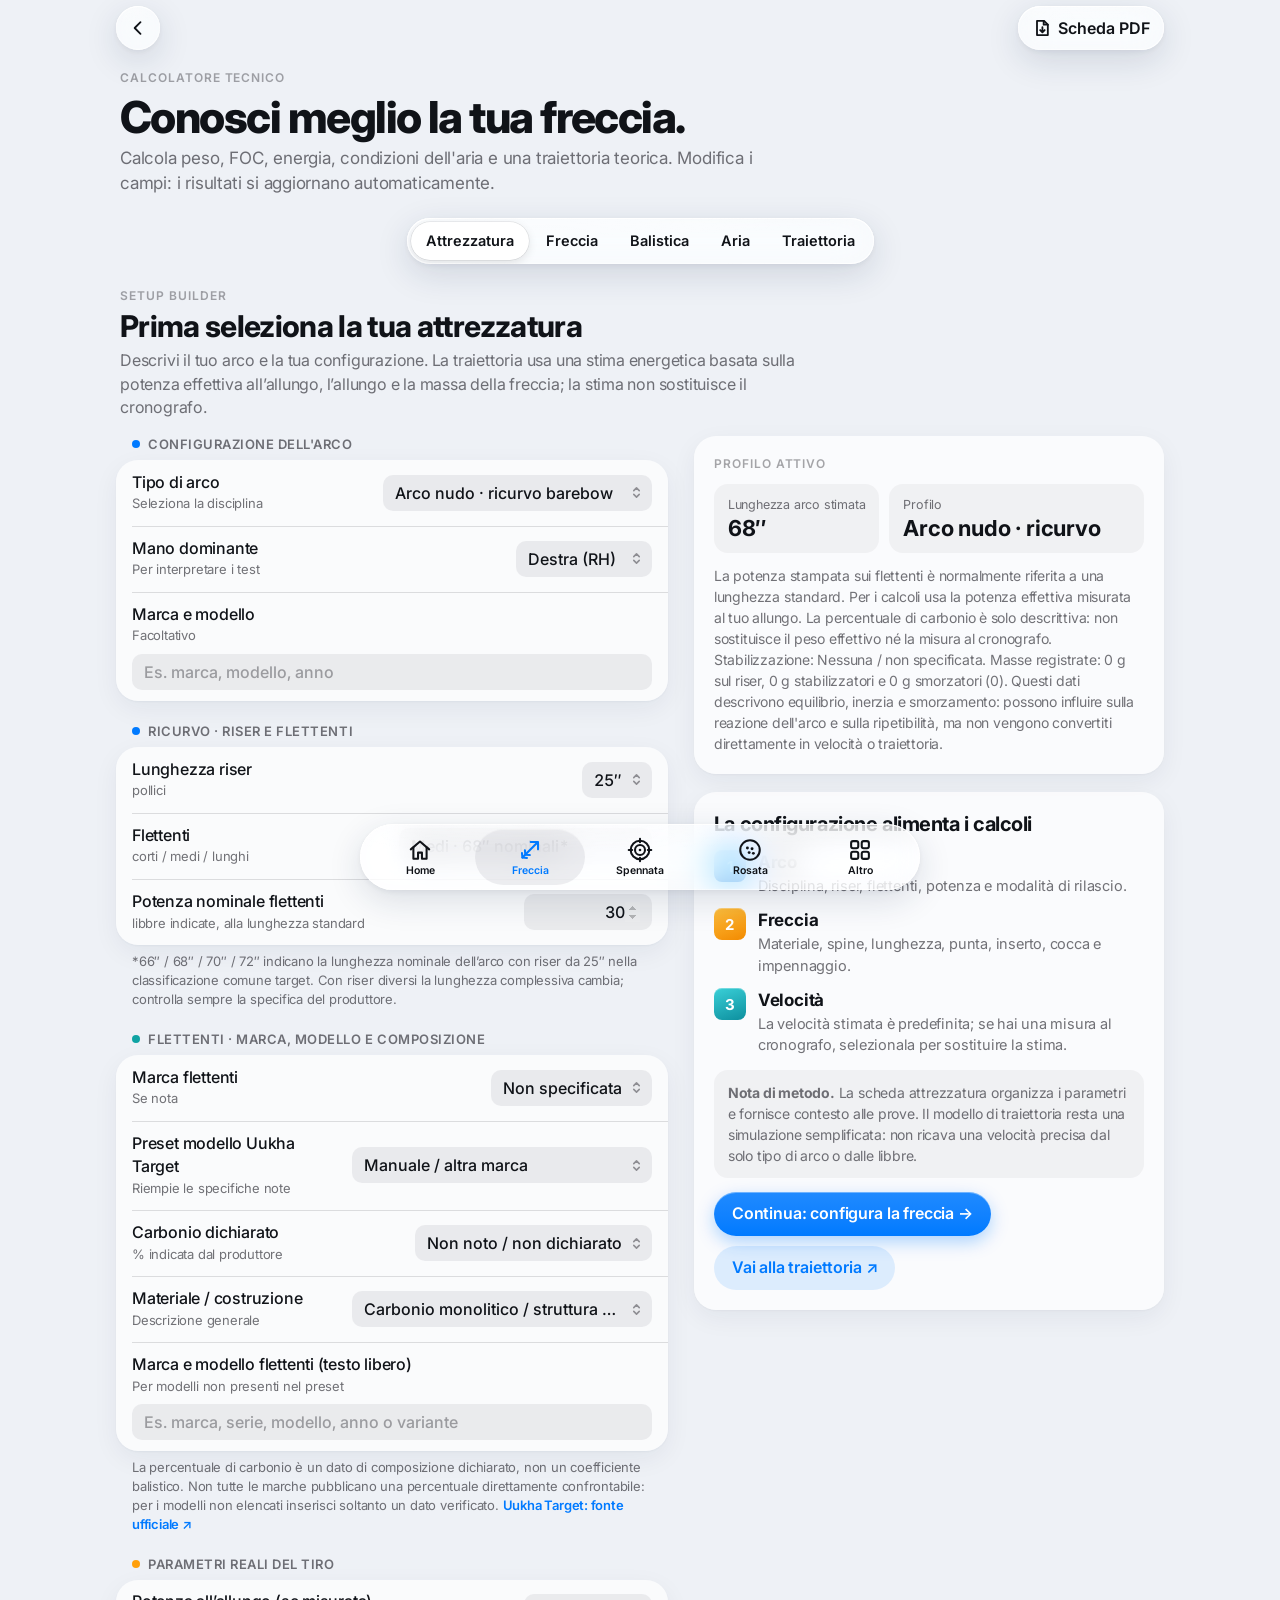
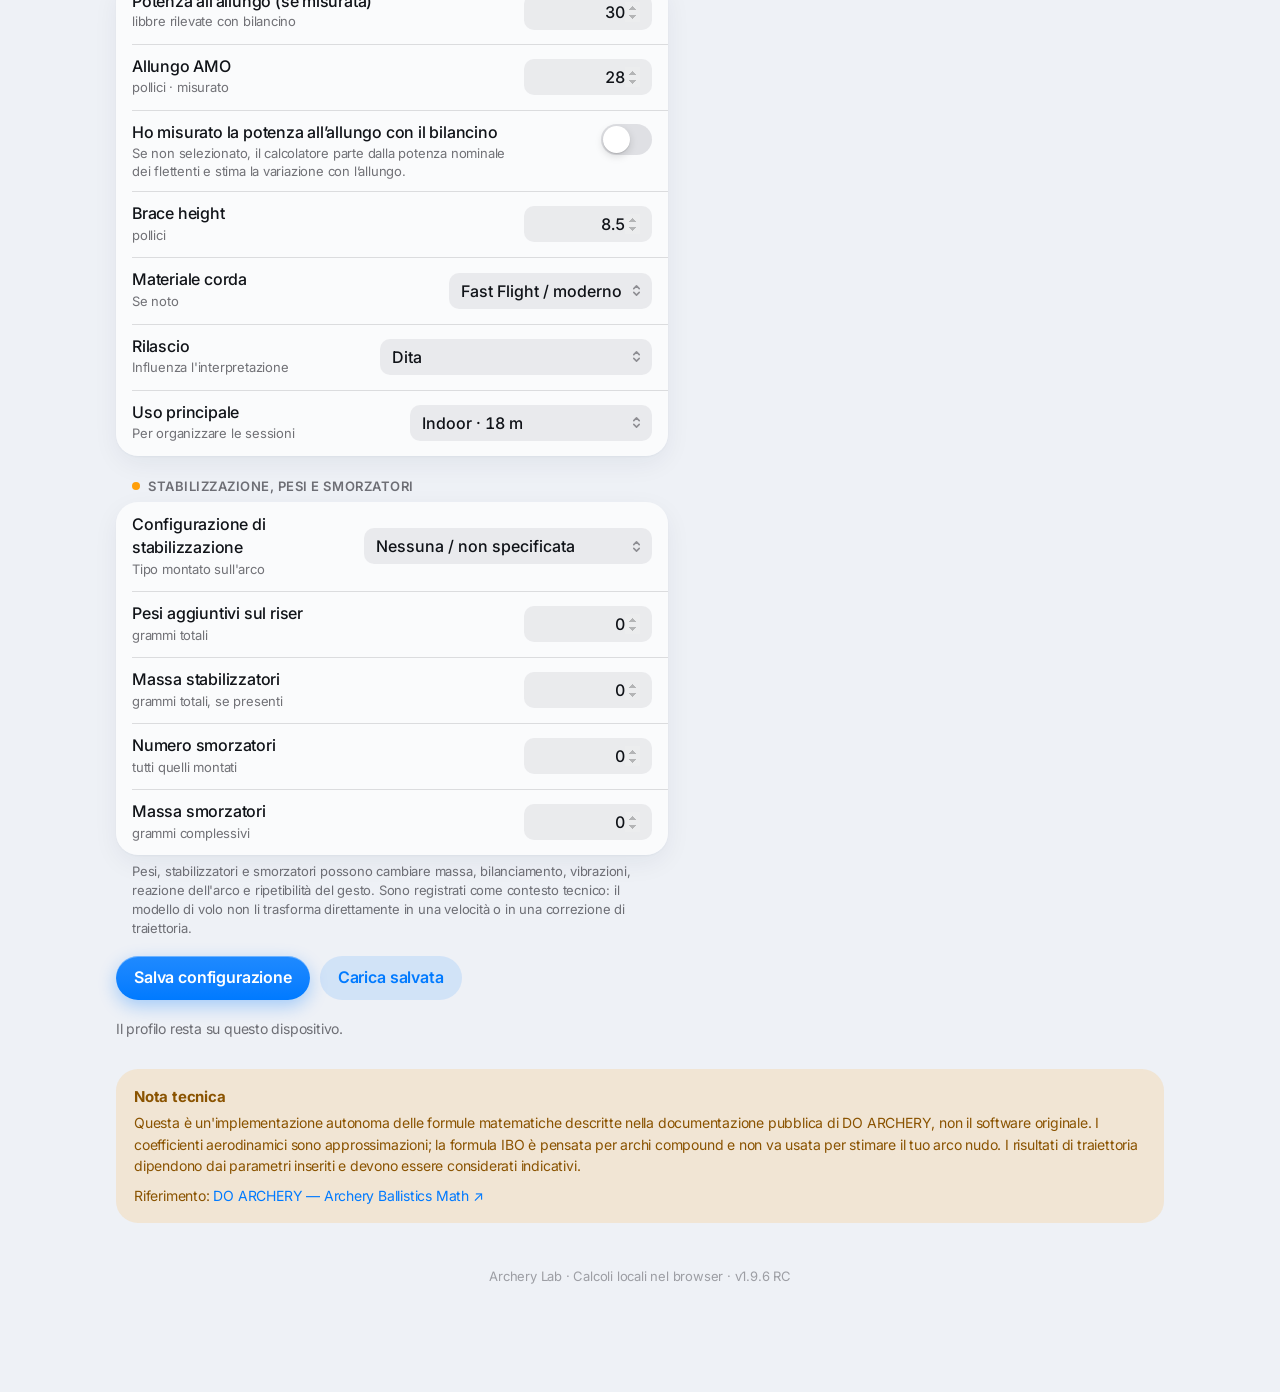
<file: calcolatore/index.html>
<!doctype html>
<html lang="it">
<head>
<meta charset="utf-8">
<meta name="viewport" content="width=device-width, initial-scale=1, viewport-fit=cover">
<meta name="claude:viewport-fit-sides" content="cover">
<title>Calcolatore — Archery Lab</title>
<meta name="description" content="Calcolatore per frecce e balistica del tiro con l'arco: peso, FOC, energia, densità dell'aria e traiettoria RK4.">
<meta name="theme-color" content="#eef1f6" media="(prefers-color-scheme: light)">
<meta name="theme-color" content="#05070b" media="(prefers-color-scheme: dark)">
<meta name="apple-mobile-web-app-capable" content="yes">
<meta name="mobile-web-app-capable" content="yes">
<meta name="apple-mobile-web-app-status-bar-style" content="black-translucent">
<meta name="apple-mobile-web-app-title" content="Archery Lab">
<link rel="manifest" href="../manifest.webmanifest">
<link rel="icon" href="../icons/icon.svg" type="image/svg+xml">
<link rel="apple-touch-icon" href="../icons/apple-touch-icon.png">
<link rel="preconnect" href="https://fonts.googleapis.com">
<link rel="preconnect" href="https://fonts.gstatic.com" crossorigin>
<link rel="stylesheet" href="https://fonts.googleapis.com/css2?family=Inter:wght@400;500;600;700;800&amp;display=swap">
<link rel="stylesheet" href="../css/glass.css">
<link rel="stylesheet" href="../css/pages.css">
</head>
<body data-tab="calcolatore" data-root="../">
<a class="skip" href="#main">Vai al contenuto</a>
<div class="app">
  <header class="navbar">
    <div class="nav-left"><a class="nav-btn icon glass" href="../index.html" aria-label="Torna alla Home"><svg viewBox="0 0 24 24" aria-hidden="true"><path d="m15 5-7 7 7 7"/></svg></a></div>
    <div class="nav-title">Calcolatore</div>
    <div class="nav-right"><button type="button" class="nav-btn glass" id="al-export-arrow-pdf" aria-label="Esporta scheda PDF"><svg viewBox="0 0 24 24" aria-hidden="true"><path d="M6 3.5h8.5L19 8v12.5H6z"/><path d="M14 3.5V8h5M12.5 11v6M9.8 14.5l2.7 2.7 2.7-2.7"/></svg><span class="hide-sm">Scheda PDF</span></button></div>
  </header>

  <main id="main">
    <div class="large-title">
      <span class="eyebrow">CALCOLATORE TECNICO</span>
      <h1>Conosci meglio la tua freccia.</h1>
      <p>Calcola peso, FOC, energia, condizioni dell'aria e una traiettoria teorica. Modifica i campi: i risultati si aggiornano automaticamente.</p>
    </div>

    <div class="segmented-sticky">
      <nav class="segmented glass tabs" aria-label="Sezioni del calcolatore">
        <button type="button" class="tab active" data-tab="setup">Attrezzatura</button>
        <button type="button" class="tab" data-tab="arrow">Freccia</button>
        <button type="button" class="tab" data-tab="ballistics">Balistica</button>
        <button type="button" class="tab" data-tab="air">Aria</button>
        <button type="button" class="tab" data-tab="trajectory">Traiettoria</button>
      </nav>
    </div>

    <!-- 00 · ATTREZZATURA -->
    <section class="panel active" id="panel-setup" aria-label="Attrezzatura">
      <div class="section-heading">
        <span class="eyebrow">SETUP BUILDER</span>
        <h2>Prima seleziona la tua attrezzatura</h2>
        <p>Descrivi il tuo arco e la tua configurazione. La traiettoria usa una stima energetica basata sulla potenza effettiva all’allungo, l’allungo e la massa della freccia; la stima non sostituisce il cronografo.</p>
      </div>
      <div class="split">
        <div class="col">
          <div class="group">
            <div class="group-title"><span class="dot"></span>Configurazione dell'arco</div>
            <div class="list">
              <label>Tipo di arco <span>Seleziona la disciplina</span>
                <select id="bowType">
                  <option value="barebow" selected>Arco nudo · ricurvo barebow</option>
                  <option value="olympic">Ricurvo olimpico</option>
                  <option value="compound">Compound</option>
                  <option value="longbow">Longbow</option>
                  <option value="traditional">Tradizionale ricurvo</option>
                  <option value="horsebow">Arco storico / a cavallo</option>
                  <option value="other">Altro / configurazione custom</option>
                </select>
              </label>
              <label>Mano dominante <span>Per interpretare i test</span>
                <select id="bowHand"><option value="right" selected>Destra (RH)</option><option value="left">Sinistra (LH)</option></select>
              </label>
              <label class="field-span-2">Marca e modello <span>Facoltativo</span><input id="bowModel" type="text" maxlength="100" placeholder="Es. marca, modello, anno"></label>
            </div>
          </div>

          <div id="recurveFields" class="group">
            <div class="group-title"><span class="dot" style="background:var(--tint)"></span>Ricurvo · riser e flettenti</div>
            <div class="list">
              <label>Lunghezza riser <span>pollici</span>
                <select id="riserLength"><option value="23">23″</option><option value="25" selected>25″</option><option value="27">27″</option></select>
              </label>
              <label>Flettenti <span>corti / medi / lunghi</span>
                <select id="limbLength">
                  <option value="short">Corti · 66″ nominali*</option>
                  <option value="medium" selected>Medi · 68″ nominali*</option>
                  <option value="long">Lunghi · 70″ nominali*</option>
                  <option value="extra-long">Extra lunghi · 72″ nominali*</option>
                </select>
              </label>
              <label>Potenza nominale flettenti <span>libbre indicate, alla lunghezza standard</span><input id="limbRatedWeight" type="number" inputmode="decimal" min="1" max="100" step="0.5" value="30"></label>
            </div>
            <p class="group-foot">*66″ / 68″ / 70″ / 72″ indicano la lunghezza nominale dell’arco con riser da 25″ nella classificazione comune target. Con riser diversi la lunghezza complessiva cambia; controlla sempre la specifica del produttore.</p>
          </div>

          <div id="compoundFields" class="group" hidden>
            <div class="group-title"><span class="dot" style="background:var(--teal)"></span>Compound · cam e asse-asse</div>
            <div class="list">
              <label>Asse–asse (ATA) <span>pollici</span><input id="compoundAta" type="number" inputmode="decimal" min="20" max="50" step="0.25" value="33"></label>
              <label>Let-off <span>percentuale dichiarata</span><input id="compoundLetoff" type="number" inputmode="decimal" min="0" max="95" step="1" value="75"></label>
              <label>Velocità IBO dichiarata <span>fps · se disponibile</span><input id="compoundIboRating" type="number" inputmode="decimal" min="0" max="500" step="1" value="0"></label>
              <label>Tipo cam <span>Facoltativo</span>
                <select id="compoundCam"><option value="single">Single cam</option><option value="binary">Binary cam</option><option value="hybrid">Hybrid cam</option><option value="other">Altro / non noto</option></select>
              </label>
            </div>
          </div>

          <div id="traditionalFields" class="group" hidden>
            <div class="group-title"><span class="dot" style="background:var(--red)"></span>Tradizionale · long bow / altro</div>
            <div class="list">
              <label>Lunghezza nominale arco <span>pollici</span><input id="traditionalBowLength" type="number" inputmode="decimal" min="40" max="100" step="1" value="68"></label>
              <label>Potenza nominale arco <span>libbre dichiarate alla misura standard</span><input id="traditionalRatedWeight" type="number" inputmode="decimal" min="1" max="100" step="0.5" value="35"></label>
              <label>Materiale / struttura <span>Facoltativo</span>
                <select id="traditionalBuild"><option value="wood">Legno</option><option value="wood-glass">Legno / fibra</option><option value="carbon">Carbonio composito</option><option value="other">Altro / non noto</option></select>
              </label>
            </div>
          </div>

          <div id="limbTechGroup" class="group">
            <div class="group-title"><span class="dot" style="background:var(--teal)"></span>Flettenti · marca, modello e composizione</div>
            <div class="list">
              <label>Marca flettenti <span>Se nota</span>
                <select id="limbBrand">
                  <option value="unknown" selected>Non specificata</option><option value="uukha">Uukha</option><option value="hoyt">Hoyt</option><option value="winwin">Win&amp;Win</option><option value="wns">WNS</option><option value="fivics">Fivics</option><option value="kinetic">Kinetic</option><option value="mybo">Mybo</option><option value="samick">Samick</option><option value="other">Altra marca</option>
                </select>
              </label>
              <label>Preset modello Uukha Target <span>Riempie le specifiche note</span>
                <select id="limbPreset">
                  <option value="manual" selected>Manuale / altra marca</option>
                  <option value="uukha-alpha">Uukha ALPHA · U5 Target · 70% carbonio / 30% vetro</option>
                  <option value="uukha-sigma">Uukha SIGMA · U5 Target · 90% carbonio / 10% vetro</option>
                  <option value="uukha-omega">Uukha OMEGA · U5 Target · 100% carbonio</option>
                </select>
              </label>
              <label>Carbonio dichiarato <span>% indicata dal produttore</span>
                <select id="limbCarbonPercent"><option value="" selected>Non noto / non dichiarato</option><option value="50">50% carbonio</option><option value="70">70% carbonio</option><option value="75">75% carbonio</option><option value="80">80% carbonio</option><option value="90">90% carbonio</option><option value="100">100% carbonio</option></select>
              </label>
              <label>Materiale / costruzione <span>Descrizione generale</span>
                <select id="limbMaterial">
                  <option value="carbon-monolith">Carbonio monolitico / struttura dedicata</option><option value="carbon-foam">Carbonio / schiuma</option><option value="carbon-wood">Carbonio / legno</option><option value="glass-foam">Fibra di vetro / schiuma</option><option value="glass-wood">Fibra di vetro / legno</option><option value="wood">Legno tradizionale</option><option value="other">Altro / non noto</option>
                </select>
              </label>
              <label class="field-span-2">Marca e modello flettenti (testo libero) <span>Per modelli non presenti nel preset</span><input id="limbModel" type="text" maxlength="140" placeholder="Es. marca, serie, modello, anno o variante"></label>
            </div>
            <p class="group-foot" id="limbPresetNote">La percentuale di carbonio è un dato di composizione dichiarato, non un coefficiente balistico. Non tutte le marche pubblicano una percentuale direttamente confrontabile: per i modelli non elencati inserisci soltanto un dato verificato. <a href="https://www.uukha.com/en/limbs/target" target="_blank" rel="noopener noreferrer">Uukha Target: fonte ufficiale ↗</a></p>
          </div>

          <div class="group">
            <div class="group-title"><span class="dot" style="background:var(--gold)"></span>Parametri reali del tiro</div>
            <div class="list">
              <label><span id="actualWeightLabel">Potenza all’allungo (se misurata)</span><span>libbre rilevate con bilancino</span><input id="actualDrawWeight" type="number" inputmode="decimal" min="1" max="100" step="0.1" value="30"></label>
              <label>Allungo AMO <span>pollici · misurato</span><input id="setupDrawLength" type="number" inputmode="decimal" min="10" max="40" step="0.25" value="28"></label>
              <label class="checkbox-field"><span class="checkbox-line"><input id="measuredDrawWeight" type="checkbox"> Ho misurato la potenza all’allungo con il bilancino</span><span>Se non selezionato, il calcolatore parte dalla potenza nominale dei flettenti e stima la variazione con l’allungo.</span></label>
              <label>Brace height <span>pollici</span><input id="braceHeight" type="number" inputmode="decimal" min="2" max="15" step="0.1" value="8.5"></label>
              <label>Materiale corda <span>Se noto</span>
                <select id="stringMaterial"><option value="fastflight">Fast Flight / moderno</option><option value="dacron">Dacron</option><option value="other">Altro / non noto</option></select>
              </label>
              <label>Rilascio <span>Influenza l'interpretazione</span>
                <select id="releaseType"><option value="fingers" selected>Dita</option><option value="mechanical">Sgancio meccanico</option><option value="other">Altro / non noto</option></select>
              </label>
              <label>Uso principale <span>Per organizzare le sessioni</span>
                <select id="shootingUse"><option value="indoor">Indoor · 18 m</option><option value="outdoor">Outdoor · tiro alla distanza</option><option value="field">Field / campagna</option><option value="3d">3D / percorso</option><option value="target">Bersaglio · altra distanza</option></select>
              </label>
            </div>
          </div>

          <div class="group">
            <div class="group-title"><span class="dot" style="background:var(--gold)"></span>Stabilizzazione, pesi e smorzatori</div>
            <div class="list">
              <label>Configurazione di stabilizzazione <span>Tipo montato sull'arco</span>
                <select id="stabilizerSetup">
                  <option value="none" selected>Nessuna / non specificata</option><option value="barebow-weight">Peso sul riser · arco nudo</option><option value="olympic-center">Stabilizzatore centrale · olimpico</option><option value="olympic-full">Centrale + laterali / V-bar</option><option value="compound-full">Stabilizzazione compound</option><option value="traditional">Pesi/smorzatori su tradizionale</option><option value="custom">Configurazione personalizzata</option>
                </select>
              </label>
              <label>Pesi aggiuntivi sul riser <span>grammi totali</span><input id="riserAddedWeight" type="number" inputmode="decimal" min="0" max="10000" step="5" value="0"></label>
              <label>Massa stabilizzatori <span>grammi totali, se presenti</span><input id="stabilizerWeight" type="number" inputmode="decimal" min="0" max="10000" step="5" value="0"></label>
              <label>Numero smorzatori <span>tutti quelli montati</span><input id="damperCount" type="number" inputmode="numeric" min="0" max="20" step="1" value="0"></label>
              <label>Massa smorzatori <span>grammi complessivi</span><input id="damperWeight" type="number" inputmode="decimal" min="0" max="5000" step="1" value="0"></label>
            </div>
            <p class="group-foot">Pesi, stabilizzatori e smorzatori possono cambiare massa, bilanciamento, vibrazioni, reazione dell'arco e ripetibilità del gesto. Sono registrati come contesto tecnico: il modello di volo non li trasforma direttamente in una velocità o in una correzione di traiettoria.</p>
          </div>

          <div class="equipment-actions">
            <button class="primary-button" id="saveEquipment" type="button">Salva configurazione</button>
            <button class="secondary-button" id="loadEquipment" type="button">Carica salvata</button>
          </div>
          <p id="equipmentSaveStatus" class="save-status" aria-live="polite">Il profilo resta su questo dispositivo.</p>
        </div>

        <aside class="col sticky-col">
          <div class="card setup-summary" aria-live="polite">
            <span class="kicker">PROFILO ATTIVO</span>
            <div class="summary-row">
              <div><small>Lunghezza arco stimata</small><strong id="overallBowLength">68″</strong></div>
              <div><small>Profilo</small><strong id="bowProfileSummary">Arco nudo · ricurvo</strong></div>
            </div>
            <p id="equipmentAdvice" class="muted">La potenza in libbre descrive il carico; per stimare la velocità in modo attendibile serve una misura al cronografo.</p>
          </div>
          <div class="card flow-card">
            <h3>La configurazione alimenta i calcoli</h3>
            <ol class="flow-steps">
              <li><span class="row-icon bg-blue">1</span><div><strong>Arco</strong><p>Disciplina, riser, flettenti, potenza e modalità di rilascio.</p></div></li>
              <li><span class="row-icon bg-gold">2</span><div><strong>Freccia</strong><p>Materiale, spine, lunghezza, punta, inserto, cocca e impennaggio.</p></div></li>
              <li><span class="row-icon bg-teal">3</span><div><strong>Velocità</strong><p>La velocità stimata è predefinita; se hai una misura al cronografo, selezionala per sostituire la stima.</p></div></li>
            </ol>
            <p class="note"><strong>Nota di metodo.</strong> La scheda attrezzatura organizza i parametri e fornisce contesto alle prove. Il modello di traiettoria resta una simulazione semplificata: non ricava una velocità precisa dal solo tipo di arco o dalle libbre.</p>
            <div class="profile-actions">
              <button class="primary-button" type="button" id="goArrowPanel">Continua: configura la freccia →</button>
              <button class="secondary-button" type="button" id="goTrajectoryPanel">Vai alla traiettoria ↗</button>
            </div>
          </div>
        </aside>
      </div>
    </section>

    <!-- 01 · FRECCIA -->
    <section class="panel" id="panel-arrow" aria-label="Freccia">
      <div class="section-heading">
        <span class="eyebrow">ARROW BUILD</span>
        <h2>Peso e baricentro</h2>
        <p>Inserisci il peso di ogni componente. Il peso dell'inserto è separato da quello della punta.</p>
      </div>
      <div class="split">
        <div class="col">
          <div class="group">
            <div class="group-title"><span class="dot"></span>Identifica la tua freccia</div>
            <div class="list">
              <label>Materiale asta <span>Tipo di shaft</span>
                <select id="shaftMaterial"><option value="carbon" selected>Carbonio</option><option value="aluminum">Alluminio</option><option value="al-carbon">Alluminio / carbonio</option><option value="wood">Legno</option><option value="other">Altro</option></select>
              </label>
              <label>Spine nominale <span>Valore stampato / dichiarato</span><input id="spineValue" type="text" maxlength="32" value="600" placeholder="Es. 600, 500, 3-18"></label>
              <label class="field-span-2">Marca e modello asta <span>Facoltativo</span><input id="shaftModel" type="text" maxlength="100" value="DK Panther ID 6.2" placeholder="Es. marca, modello, diametro interno"></label>
              <label>Tipo impennaggio <span>Forma/materiale principale</span>
                <select id="fletchType">
                  <option value="plastic_standard" selected>Alette plastiche standard</option><option value="plastic_low">Alette plastiche low-profile</option><option value="plastic_high">Alette grandi / elicoidali</option><option value="feather_low">Piume naturali basse</option><option value="feather_standard">Piume naturali standard</option><option value="feather_high">Piume alte / elicoidali</option><option value="spinwing">Spin-Wing / film leggero</option><option value="none">Nessun impennaggio</option>
                </select>
              </label>
              <label>Tipo punta <span>Tipo geometrico</span>
                <select id="tipType"><option value="field" selected>Field / bersaglio</option><option value="target">Target a profilo basso</option><option value="mechanical">Meccanica</option><option value="fixedCompact">Fissa compatta</option><option value="fixedLarge">Fissa grande</option><option value="blunt">Blunt / altro</option></select>
              </label>
              <label>Tipo cocca <span>Compatibilità e forma</span>
                <select id="nockType"><option value="pin" selected>Pin nock (es. Beiter)</option><option value="standard">Inseribile standard</option><option value="overnock">Overnock / tradizionale</option><option value="other">Altro / non noto</option></select>
              </label>
              <label>Sistema posteriore <span>Per evitare doppi conteggi</span>
                <select id="rearAssembly"><option value="separate" selected>Pin e cocca separati</option><option value="integrated">Cocca con pin integrato / peso unico</option></select>
              </label>
              <label>Uso freccia <span>Per annotare il setup</span>
                <select id="arrowUse"><option value="indoor" selected>Indoor · 18 m</option><option value="outdoor">Outdoor · distanza</option><option value="field">Field</option><option value="3d">3D</option><option value="training">Allenamento / test</option></select>
              </label>
            </div>
          </div>

          <div class="group">
            <div class="group-title"><span class="dot" style="background:var(--gold)"></span>Componenti e masse</div>
            <div class="list">
              <label class="weight-unit-choice">Unità dei pesi <span>Grani o grammi: i valori vengono convertiti automaticamente</span>
                <select id="weightInputUnit"><option value="gr" selected>Grani (gr)</option><option value="g">Grammi (g)</option></select>
              </label>
              <label>Lunghezza asta <span>pollici</span><input id="arrowLength" type="number" inputmode="decimal" min="1" max="40" step="0.1" value="32"></label>
              <label>Peso lineare asta (GPI) <span>grani/pollice · dato del produttore</span><input id="gpi" type="number" inputmode="decimal" min="0.1" max="20" step="0.01" value="4.8"></label>
              <label>Peso asta misurato <span class="weight-unit-label">grani · facoltativo, prevale sul GPI</span><input id="shaftWeightMeasured" class="grain-input" type="number" inputmode="decimal" min="0" max="1000" step="0.1" value="0"><small class="unit-conversion" id="shaftWeightMeasuredGrams">0 g · 0 = calcolo GPI</small></label>
              <label>Punta <span class="weight-unit-label">grani</span><input id="pointWeight" class="grain-input" type="number" inputmode="decimal" min="0" max="500" step="0.1" value="80"><small class="unit-conversion" id="pointWeightGrams">≈ 5,18 g</small></label>
              <label>Inserto <span class="weight-unit-label">grani</span><input id="insertWeight" class="grain-input" type="number" inputmode="decimal" min="0" max="300" step="0.1" value="20"><small class="unit-conversion" id="insertWeightGrams">≈ 1,30 g</small></label>
              <label>Cocca <span class="weight-unit-label">grani</span><input id="nockWeight" class="grain-input" type="number" inputmode="decimal" min="0" max="100" step="0.1" value="2"><small class="unit-conversion" id="nockWeightGrams">≈ 0,13 g</small></label>
              <label>Peso pin <span class="weight-unit-label">grani · 0 se integrato</span><input id="pinWeight" class="grain-input" type="number" inputmode="decimal" min="0" max="100" step="0.1" value="20.6"><small class="unit-conversion" id="pinWeightGrams">≈ 1,33 g</small></label>
              <label>Peso impennaggio completo <span class="weight-unit-label">grani</span><input id="fletchingSetWeight" class="grain-input" type="number" inputmode="decimal" min="0" max="100" step="0.1" value="8"><small class="unit-conversion" id="fletchingSetWeightGrams">≈ 0,52 g · totale 3 pezzi</small><small class="field-help">Valore indicativo complessivo per 3 alette/piume, Wrap o nastro incluso. Modificalo se conosci il peso reale.</small></label>
              <label>Numero alette/piume <span>pezzi</span>
                <select id="vaneCount"><option value="3" selected>3</option><option value="4">4</option><option value="5">5</option><option value="0">Nessuna</option></select>
              </label>
              <label>Diametro esterno asta <span>pollici</span><input id="shaftDiameter" type="number" inputmode="decimal" min="0.05" max="1" step="0.001" value="0.281"></label>
            </div>
            <p class="group-foot">I dati iniziali sono soltanto un esempio modificabile. Inserisci i valori del produttore e la lunghezza reale della freccia finita; la spine nominale descrive l’asta, ma non entra direttamente nel calcolo del FOC. Per il profilo d’esempio DK Panther ID 6.2 spine 600, l’ID è interno; il diametro esterno pubblicato è 7,14 mm (circa 0,281″). Non confondere ID e diametro esterno usato per il drag.</p>
          </div>

          <div class="group arrow-archive">
            <div class="group-title"><span class="dot" style="background:var(--indigo)"></span>Archivio frecce</div>
            <div class="list">
              <label class="field-span-2">Nome della configurazione <span>Un nome riconoscibile</span><input id="arrowProfileName" type="text" maxlength="80" value="DK Panther · Indoor 18 m" placeholder="Es. VAP V1 · Outdoor 50 m"></label>
              <label class="field-span-2">Frecce salvate <span>Seleziona una configurazione</span><select id="arrowProfileSelect"><option value="">Nessuna configurazione salvata</option></select></label>
            </div>
            <div class="equipment-actions arrow-profile-actions">
              <button class="primary-button" id="saveArrowProfile" type="button">Salva come nuova</button>
              <button class="secondary-button" id="updateArrowProfile" type="button">Aggiorna selezionata</button>
              <button class="secondary-button" id="loadArrowProfile" type="button">Carica selezionata</button>
              <button class="secondary-button" id="duplicateArrowProfile" type="button">Duplica</button>
              <button class="secondary-button danger" id="deleteArrowProfile" type="button">Elimina</button>
              <button class="secondary-button" id="exportArrowProfiles" type="button">Esporta archivio</button>
              <button class="secondary-button" id="importArrowProfiles" type="button">Importa archivio</button>
              <input id="importArrowProfilesFile" type="file" accept="application/json,.json" hidden>
            </div>
            <p id="arrowSaveStatus" class="save-status group-foot" aria-live="polite">Puoi salvare più tipi di freccia su questo dispositivo.</p>
          </div>
        </div>

        <aside class="col sticky-col">
          <div class="card result-card">
            <h3>Risultati della freccia</h3>
            <div class="metric-grid">
              <div class="metric"><span>Peso totale</span><strong id="totalGrains">—</strong><small id="totalGrams">—</small></div>
              <div class="metric metric-highlight"><span>FOC teorico</span><strong id="foc">—</strong><small>metodo semplificato</small></div>
              <div class="metric"><span>Centro di gravità</span><strong id="cg">—</strong><small>dal fondo cocca</small></div>
              <div class="metric"><span>Peso asta</span><strong id="shaftWeight">—</strong><small id="shaftWeightMethod">lunghezza × GPI</small></div>
            </div>
            <div class="balance-visual">
              <div class="visual-heading">
                <div><h4 id="balanceTitle">Baricentro sulla freccia</h4><p class="muted">Posizione calcolata dal fondo della cocca</p></div>
                <span class="pill tint" id="cgPositionLabel">—</span>
              </div>
              <div class="arrow-graphic" id="arrowBalanceGraphic" role="img" aria-label="Schema della freccia con centro geometrico e baricentro calcolato"></div>
              <div class="graphic-legend"><span><i class="legend-dot midpoint-dot"></i>Centro geometrico (50%)</span><span><i class="legend-dot cg-dot"></i>Baricentro calcolato</span></div>
            </div>
            <div class="foc-visual">
              <div class="visual-heading">
                <div><h4>FOC · Front of Center</h4><p class="muted">Quanto il baricentro è avanzato rispetto al centro geometrico</p></div>
                <strong class="foc-value" id="focGaugeValue">—</strong>
              </div>
              <div class="foc-gauge" id="focGauge" role="img" aria-label="Indicatore grafico del FOC da meno 10 a più 30 per cento">
                <div class="foc-gauge-track"></div>
                <div class="foc-gauge-zero"></div>
                <div class="foc-gauge-marker" id="focGaugeMarker"></div>
                <div class="foc-gauge-ticks"><span>-10%</span><span>0%</span><span>10%</span><span>20%</span><span>30%</span></div>
              </div>
              <p class="foc-description muted" id="focDescription">Il FOC si aggiorna automaticamente quando modifichi i componenti.</p>
            </div>
            <div class="weight-bar-wrap">
              <div class="weight-bar-label"><span>Composizione del peso</span><span id="weightBarSummary"></span></div>
              <div class="stacked-bar" id="weightBar" aria-label="Composizione del peso della freccia"></div>
              <div class="legend" id="weightLegend"></div>
            </div>
            <div class="formula-box">
              <strong>Formula peso totale</strong>
              <code>(peso asta misurato, se inserito; altrimenti lunghezza × GPI) + punta + inserto + pin + cocca + impennaggio completo (incluso Wrap)</code>
              <small>Il peso del pin viene sommato se separato. Se il sistema cocca-pin è integrato, seleziona “peso unico” e inserisci il peso complessivo nel campo Cocca, lasciando Pin a zero. Il peso dell’impennaggio comprende già le 3 alette/piume e il Wrap; con 4 o 5 pezzi il valore viene proporzionato automaticamente. Le conversioni in grammi sono mostrate accanto a ogni campo.</small>
            </div>
          </div>
        </aside>
      </div>
    </section>

    <!-- 02 · BALISTICA -->
    <section class="panel" id="panel-ballistics" aria-label="Balistica">
      <div class="section-heading">
        <span class="eyebrow">ENERGIA E QUANTITÀ DI MOTO</span>
        <h2>Balistica della freccia</h2>
        <p>Inserisci una velocità misurata al cronografo per risultati più attendibili.</p>
      </div>
      <div class="split">
        <div class="col">
          <div class="group">
            <div class="group-title"><span class="dot"></span>Velocità iniziale</div>
            <div class="list">
              <label>Origine del dato <span>Da dichiarare per leggere il risultato</span>
                <select id="velocitySource">
                  <option value="estimated" selected>Stimata dall’attrezzatura (predefinita)</option>
                  <option value="measured">Misurata al cronografo</option>
                  <option value="manual">Velocità inserita manualmente</option>
                  <option value="ibo">Stima IBO · solo compound</option>
                </select>
              </label>
              <label><span id="measuredSpeedLabel" class="field-title">Velocità inserita</span><span>fps · piedi al secondo</span><input id="measuredSpeed" type="number" inputmode="decimal" min="1" max="1200" step="1" value="180" disabled></label>
            </div>
          </div>
          <div id="velocitySourceNotice" class="status-message warn">La velocità è stimata dall’attrezzatura. Puoi sostituirla con una misura al cronografo.</div>
          <details class="disclosure" id="iboDetails">
            <summary>Come funziona la stima IBO (compound)</summary>
            <div class="disclosure-body card">
              <p class="field-help">Usa la potenza di picco, l’allungo e il rating IBO inseriti nella scheda Attrezzatura, oltre al peso totale della freccia. È una stima semplificata, non una misura; non viene applicata a ricurvo, arco nudo o longbow.</p>
              <p class="mini-result">Velocità stimata IBO: <strong id="iboResult">—</strong></p>
              <button class="secondary-button" id="useIboSpeed" type="button">Usa la stima IBO come velocità</button>
            </div>
          </details>
        </div>
        <aside class="col">
          <div class="card result-card">
            <h3>Risultati alla partenza</h3>
            <div class="metric-grid">
              <div class="metric metric-highlight"><span>Energia cinetica</span><strong id="kineticEnergy">—</strong><small>ft·lbf</small></div>
              <div class="metric"><span>Quantità di moto</span><strong id="momentum">—</strong><small>slug·ft/s</small></div>
              <div class="metric"><span>Velocità</span><strong id="speedMetric">—</strong><small>m/s equivalenti</small></div>
              <div class="metric"><span>Massa freccia</span><strong id="massGrams">—</strong><small>grammi</small></div>
            </div>
            <div class="formula-box">
              <strong>Formule</strong>
              <code>KE = peso(grani) × velocità(fps)² / 450240</code>
              <code>p = peso(grani) × velocità(fps) / 225218</code>
            </div>
          </div>
        </aside>
      </div>
    </section>

    <!-- 03 · ARIA -->
    <section class="panel" id="panel-air" aria-label="Aria e drag">
      <div class="section-heading">
        <span class="eyebrow">CONDIZIONI AMBIENTALI</span>
        <h2>Densità dell'aria e resistenza</h2>
        <p>La densità varia con temperatura e altitudine. Il coefficiente totale è una stima utile per confronti, non un dato certificato della freccia.</p>
      </div>
      <div class="split">
        <div class="col">
          <div class="group">
            <div class="group-title"><span class="dot" style="background:var(--teal)"></span>Condizioni meteo</div>
            <div class="list">
              <label>Altitudine <span>metri s.l.m.</span><input id="altitude" type="number" inputmode="decimal" min="-500" max="9000" step="10" value="0"></label>
              <label>Temperatura <span>°C</span><input id="temperature" type="number" inputmode="decimal" min="-50" max="60" step="1" value="15"></label>
            </div>
          </div>
          <div class="group">
            <div class="group-title"><span class="dot" style="background:var(--indigo)"></span>Coefficienti di resistenza (Cd)</div>
            <div class="list">
              <label>Asta + cocca <span>Cd</span><input id="cdShaft" type="number" inputmode="decimal" min="0" max="10" step="0.1" value="1.3"></label>
              <label>Impennaggio <span>profilo</span>
                <select id="fletchProfile">
                  <option value="0.6">Plastica — basso/profilo target (0,60)</option>
                  <option value="1.8" selected>Plastica — standard 2" (1,80)</option>
                  <option value="2.4">Plastica — alto / 3–4" (2,40)</option>
                  <option value="0.75">Piuma naturale — basso (0,75)</option>
                  <option value="2.2">Piuma naturale — standard (2,20)</option>
                  <option value="3">Piuma naturale — alto / elicoidale (3,00)</option>
                </select>
              </label>
              <label>Punta <span>tipo</span>
                <select id="tipCd"><option value="0" selected>Punta da campo (0,00)</option><option value="0.2">Meccanica (0,20)</option><option value="1.2">Fissa compatta (1,20)</option><option value="2.8">Fissa grande (2,80)</option></select>
              </label>
            </div>
            <p class="group-foot">Il contributo dell'impennaggio è moltiplicato per 1,33 quando selezioni 4 alette. La tabella Cd è quella riportata nella documentazione di riferimento.</p>
          </div>
        </div>
        <aside class="col">
          <div class="card result-card">
            <h3>Risultati ambientali</h3>
            <div class="metric-grid">
              <div class="metric metric-highlight"><span>Densità aria</span><strong id="airDensity">—</strong><small>kg/m³</small></div>
              <div class="metric"><span>Pressione stimata</span><strong id="airPressure">—</strong><small>hPa</small></div>
              <div class="metric"><span>Cd impennaggio</span><strong id="cdFletchResult">—</strong><small>corretto per numero</small></div>
              <div class="metric"><span>Cd totale</span><strong id="cdTotal">—</strong><small>asta + piume/alette + punta</small></div>
            </div>
            <div class="formula-box">
              <strong>Densità dell'aria</strong>
              <code>ρ = P × M / (R × T)</code>
              <small>Pressione stimata con il modello ISA standard; temperatura inserita in °C e convertita in kelvin.</small>
            </div>
          </div>
        </aside>
      </div>
    </section>

    <!-- 04 · TRAIETTORIA -->
    <section class="panel" id="panel-trajectory" aria-label="Traiettoria">
      <div class="section-heading">
        <span class="eyebrow">SIMULAZIONE NUMERICA</span>
        <h2>Traiettoria con metodo RK4</h2>
        <p>Stima teorica del volo con gravità, resistenza aerodinamica e vento. Non sostituisce l'accordatura reale o la verifica al campo.</p>
      </div>
      <div class="card chart-card">
        <div class="chart-heading">
          <div><span class="kicker">FLIGHT PATH · SIMULAZIONE RK4</span><h3>Il volo, frame per frame</h3></div>
          <button class="btn glassy motion-button" id="playTrajectory" type="button" disabled>▶ Anima la freccia</button>
        </div>
        <p id="trajectoryContext" class="muted">Seleziona l’attrezzatura, inserisci la velocità e calcola la traiettoria per avviare l’animazione.</p>
        <div id="trajectoryChart" class="chart-area"><div class="empty-chart">Premi “Calcola traiettoria”: la freccia attraverserà il grafico con un’animazione.</div></div>
        <div class="graphic-legend"><span><i class="legend-dot legend-trajectory"></i>Curva stimata</span><span><i class="legend-dot legend-arrow"></i>Posizione animata</span><span><i class="legend-dot legend-target"></i>Altezza bersaglio</span></div>
      </div>
      <div class="split" style="margin-top:22px">
        <div class="col">
          <div class="group">
            <div class="group-title"><span class="dot"></span>Parametri del tiro</div>
            <div class="list">
              <label>Distanza del bersaglio <span>metri lungo la linea di tiro</span><input id="targetDistance" type="number" inputmode="decimal" min="1" max="150" step="1" value="18"></label>
              <label>Pendenza tiro <span>gradi · + in salita, − in discesa</span><input id="slopeAngle" type="number" inputmode="decimal" min="-60" max="60" step="0.5" value="0"></label>
              <label>Velocità iniziale <span>fps · dalla scheda Balistica</span><input id="trajectorySpeed" type="number" inputmode="decimal" min="1" max="1200" step="1" value="180"></label>
              <label class="checkbox-field"><span class="checkbox-line"><input id="syncTrajectorySpeed" type="checkbox" checked> Usa la velocità della scheda Balistica</span><span>Disattiva per provare uno scenario con una velocità diversa.</span></label>
              <label>Vento <span>m/s</span><input id="windSpeed" type="number" inputmode="decimal" min="0" max="40" step="0.5" value="0"></label>
              <label>Direzione vento in pianta <span>0° coda · 90° da sinistra · 180° frontale</span><input id="windDirection" type="number" inputmode="decimal" min="0" max="359" step="5" value="90"></label>
              <label>Diametro asta <span>pollici</span><input id="trajectoryDiameter" type="number" inputmode="decimal" min="0.05" max="1" step="0.001" value="0.281"></label>
            </div>
            <p class="group-foot">Il calcolo risolve l’angolo teorico necessario a raggiungere l’altezza del bersaglio nel modello. Il vento è costante e la resistenza è un’approssimazione: il grafico è illustrativo, non una previsione certificata di impatto.</p>
          </div>
          <div class="simulation-actions">
            <button class="primary-button" id="runSimulation" type="button">Calcola traiettoria</button>
            <button class="secondary-button" id="useArrowValues" type="button">Sincronizza freccia e velocità</button>
          </div>
        </div>
        <aside class="col">
          <div class="card result-card">
            <h3>Risultati della simulazione</h3>
            <div id="simulationMessage" class="status-message">Premi “Calcola traiettoria” per avviare la simulazione.</div>
            <div class="metric-grid">
              <div class="metric metric-highlight"><span>Angolo di lancio</span><strong id="launchAngle">—</strong><small>gradi sopra l'orizzontale</small></div>
              <div class="metric"><span>Tempo di volo</span><strong id="flightTime">—</strong><small>secondi</small></div>
              <div class="metric"><span>Deriva laterale</span><strong id="lateralDrift">—</strong><small>cm</small></div>
              <div class="metric"><span>KE all'arrivo</span><strong id="impactKE">—</strong><small>ft·lbf</small></div>
              <div class="metric"><span>Velocità all'arrivo</span><strong id="impactSpeed">—</strong><small>m/s</small></div>
              <div class="metric"><span>Altezza bersaglio</span><strong id="targetHeight">—</strong><small>m rispetto al punto di lancio</small></div>
            </div>
          </div>
        </aside>
      </div>
    </section>

    <section class="alert-card disclaimer" style="margin-top:30px">
      <strong>Nota tecnica</strong>
      Questa è un'implementazione autonoma delle formule matematiche descritte nella documentazione pubblica di DO ARCHERY, non il software originale. I coefficienti aerodinamici sono approssimazioni; la formula IBO è pensata per archi compound e non va usata per stimare il tuo arco nudo. I risultati di traiettoria dipendono dai parametri inseriti e devono essere considerati indicativi.
      <p style="margin-top:8px">Riferimento: <a href="https://do-archery.com/pages/archery-ballistics-math" target="_blank" rel="noopener noreferrer">DO ARCHERY — Archery Ballistics Math ↗</a></p>
    </section>
  </main>

  <footer class="app-footer"><span>Archery Lab · Calcoli locali nel browser · v1.9.6 RC</span></footer>
</div>
<script src="../js/shell.js"></script>
<script src="app.js"></script>
<script src="../js/i18n.js" defer></script>
</body>
</html>
</file>
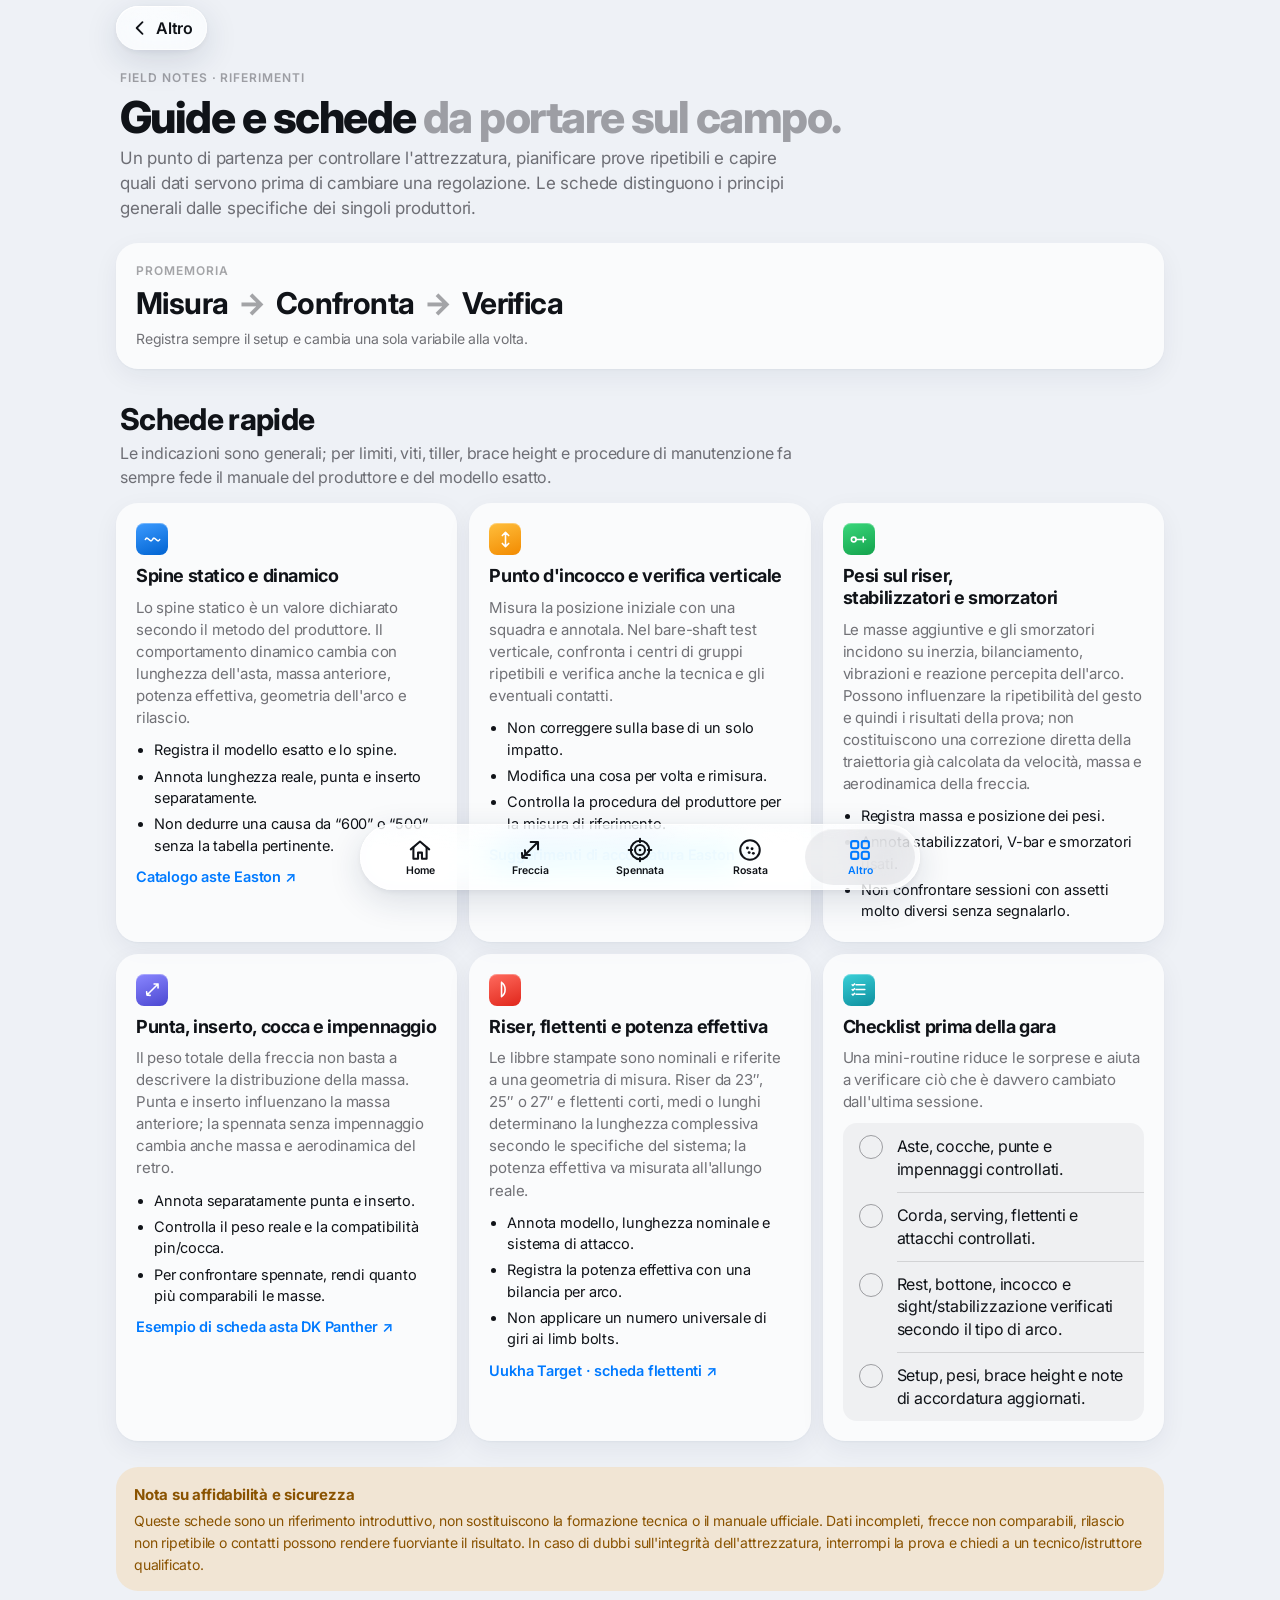
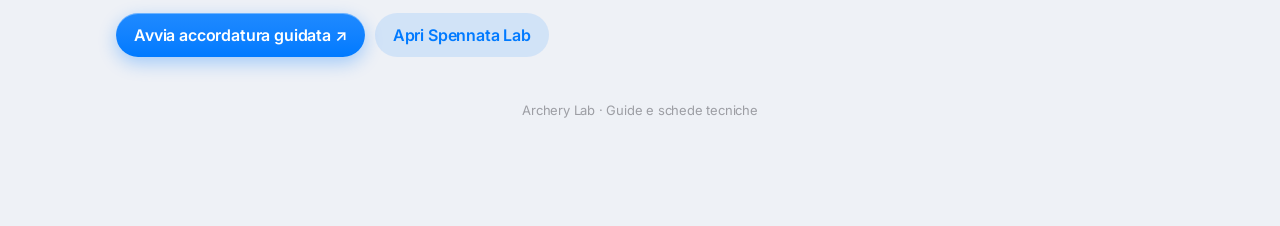
<file: guide/index.html>
<!doctype html>
<html lang="it">
<head>
<meta charset="utf-8">
<meta name="viewport" content="width=device-width, initial-scale=1, viewport-fit=cover">
<meta name="claude:viewport-fit-sides" content="cover">
<title>Guide e schede — Archery Lab</title>
<meta name="description" content="Guide e schede tecniche: frecce, spine dinamico, punto d'incocco, pesi, smorzatori e test di accordatura.">
<meta name="theme-color" content="#eef1f6" media="(prefers-color-scheme: light)">
<meta name="theme-color" content="#05070b" media="(prefers-color-scheme: dark)">
<meta name="apple-mobile-web-app-capable" content="yes">
<meta name="mobile-web-app-capable" content="yes">
<meta name="apple-mobile-web-app-status-bar-style" content="black-translucent">
<meta name="apple-mobile-web-app-title" content="Archery Lab">
<link rel="manifest" href="../manifest.webmanifest">
<link rel="icon" href="../icons/icon.svg" type="image/svg+xml">
<link rel="apple-touch-icon" href="../icons/apple-touch-icon.png">
<link rel="preconnect" href="https://fonts.googleapis.com">
<link rel="preconnect" href="https://fonts.gstatic.com" crossorigin>
<link rel="stylesheet" href="https://fonts.googleapis.com/css2?family=Inter:wght@400;500;600;700;800&amp;display=swap">
<link rel="stylesheet" href="../css/glass.css">
<link rel="stylesheet" href="../css/pages.css">
</head>
<body data-tab="altro" data-root="../">
<a class="skip" href="#main">Vai al contenuto</a>
<div class="app">
  <header class="navbar">
    <div class="nav-left"><a class="nav-btn glass" href="../altro/index.html"><svg viewBox="0 0 24 24" aria-hidden="true"><path d="m15 5-7 7 7 7"/></svg>Altro</a></div>
    <div class="nav-title">Guide e schede</div>
    <div class="nav-right"></div>
  </header>

  <main id="main">
    <div class="large-title">
      <span class="eyebrow">FIELD NOTES · RIFERIMENTI</span>
      <h1>Guide e schede <em>da portare sul campo.</em></h1>
      <p>Un punto di partenza per controllare l'attrezzatura, pianificare prove ripetibili e capire quali dati servono prima di cambiare una regolazione. Le schede distinguono i principi generali dalle specifiche dei singoli produttori.</p>
    </div>

    <div class="card reminder-card">
      <span class="kicker">PROMEMORIA</span>
      <div class="reminder-flow"><strong>Misura</strong><span aria-hidden="true">→</span><strong>Confronta</strong><span aria-hidden="true">→</span><strong>Verifica</strong></div>
      <p class="muted">Registra sempre il setup e cambia una sola variabile alla volta.</p>
    </div>

    <section class="section">
      <div class="section-head">
        <h2>Schede rapide</h2>
        <p>Le indicazioni sono generali; per limiti, viti, tiller, brace height e procedure di manutenzione fa sempre fede il manuale del produttore e del modello esatto.</p>
      </div>
      <div class="guide-grid">
        <article class="card guide-card">
          <span class="row-icon bg-blue" aria-hidden="true"><svg viewBox="0 0 24 24"><path d="M3 12c3-6 6 6 9 0s6 6 9 0"/></svg></span>
          <h3>Spine statico e dinamico</h3>
          <p>Lo spine statico è un valore dichiarato secondo il metodo del produttore. Il comportamento dinamico cambia con lunghezza dell'asta, massa anteriore, potenza effettiva, geometria dell'arco e rilascio.</p>
          <ul><li>Registra il modello esatto e lo spine.</li><li>Annota lunghezza reale, punta e inserto separatamente.</li><li>Non dedurre una causa da “600” o “500” senza la tabella pertinente.</li></ul>
          <a class="card-link" href="https://eastonarchery.com/targetarrows/" target="_blank" rel="noopener noreferrer">Catalogo aste Easton ↗</a>
        </article>
        <article class="card guide-card">
          <span class="row-icon bg-gold" aria-hidden="true"><svg viewBox="0 0 24 24"><path d="M12 3v18M8 7l4-4 4 4M8 17l4 4 4-4"/></svg></span>
          <h3>Punto d'incocco e verifica verticale</h3>
          <p>Misura la posizione iniziale con una squadra e annotala. Nel bare-shaft test verticale, confronta i centri di gruppi ripetibili e verifica anche la tecnica e gli eventuali contatti.</p>
          <ul><li>Non correggere sulla base di un solo impatto.</li><li>Modifica una cosa per volta e rimisura.</li><li>Controlla la procedura del produttore per la misura di riferimento.</li></ul>
          <a class="card-link" href="https://eastonarchery.com/2018/08/tuning-tips-for-the-toxophilite/" target="_blank" rel="noopener noreferrer">Suggerimenti di accordatura Easton ↗</a>
        </article>
        <article class="card guide-card">
          <span class="row-icon bg-green" aria-hidden="true"><svg viewBox="0 0 24 24"><circle cx="6" cy="12" r="3"/><path d="M9 12h12M18 9v6"/></svg></span>
          <h3>Pesi sul riser, stabilizzatori e smorzatori</h3>
          <p>Le masse aggiuntive e gli smorzatori incidono su inerzia, bilanciamento, vibrazioni e reazione percepita dell'arco. Possono influenzare la ripetibilità del gesto e quindi i risultati della prova; non costituiscono una correzione diretta della traiettoria già calcolata da velocità, massa e aerodinamica della freccia.</p>
          <ul><li>Registra massa e posizione dei pesi.</li><li>Annota stabilizzatori, V-bar e smorzatori usati.</li><li>Non confrontare sessioni con assetti molto diversi senza segnalarlo.</li></ul>
        </article>
        <article class="card guide-card">
          <span class="row-icon bg-indigo" aria-hidden="true"><svg viewBox="0 0 24 24"><path d="M5 19 19 5M14 5h5v5M5 19l-.4-4M5 19l4 .4"/></svg></span>
          <h3>Punta, inserto, cocca e impennaggio</h3>
          <p>Il peso totale della freccia non basta a descrivere la distribuzione della massa. Punta e inserto influenzano la massa anteriore; la spennata senza impennaggio cambia anche massa e aerodinamica del retro.</p>
          <ul><li>Annota separatamente punta e inserto.</li><li>Controlla il peso reale e la compatibilità pin/cocca.</li><li>Per confrontare spennate, rendi quanto più comparabili le masse.</li></ul>
          <a class="card-link" href="https://dkbow.de/Pfeile/DK-Carbon-Arrows/DK-Panther-ID6.2/" target="_blank" rel="noopener noreferrer">Esempio di scheda asta DK Panther ↗</a>
        </article>
        <article class="card guide-card">
          <span class="row-icon bg-red" aria-hidden="true"><svg viewBox="0 0 24 24"><path d="M7 3c6 4 6 14 0 18M7 3v18"/></svg></span>
          <h3>Riser, flettenti e potenza effettiva</h3>
          <p>Le libbre stampate sono nominali e riferite a una geometria di misura. Riser da 23″, 25″ o 27″ e flettenti corti, medi o lunghi determinano la lunghezza complessiva secondo le specifiche del sistema; la potenza effettiva va misurata all'allungo reale.</p>
          <ul><li>Annota modello, lunghezza nominale e sistema di attacco.</li><li>Registra la potenza effettiva con una bilancia per arco.</li><li>Non applicare un numero universale di giri ai limb bolts.</li></ul>
          <a class="card-link" href="https://www.uukha.com/en/limbs/target" target="_blank" rel="noopener noreferrer">Uukha Target · scheda flettenti ↗</a>
        </article>
        <article class="card guide-card">
          <span class="row-icon bg-teal" aria-hidden="true"><svg viewBox="0 0 24 24"><path d="M9 6h11M9 12h11M9 18h11M4 6l1 1 2-2M4 12l1 1 2-2M4 18l1 1 2-2"/></svg></span>
          <h3>Checklist prima della gara</h3>
          <p>Una mini-routine riduce le sorprese e aiuta a verificare ciò che è davvero cambiato dall'ultima sessione.</p>
          <div class="checklist inset-check" data-persist="guide-gara">
            <label><input type="checkbox"> Aste, cocche, punte e impennaggi controllati.</label>
            <label><input type="checkbox"> Corda, serving, flettenti e attacchi controllati.</label>
            <label><input type="checkbox"> Rest, bottone, incocco e sight/stabilizzazione verificati secondo il tipo di arco.</label>
            <label><input type="checkbox"> Setup, pesi, brace height e note di accordatura aggiornati.</label>
          </div>
        </article>
      </div>
    </section>

    <div class="alert-card" style="margin-top:26px"><strong>Nota su affidabilità e sicurezza</strong>Queste schede sono un riferimento introduttivo, non sostituiscono la formazione tecnica o il manuale ufficiale. Dati incompleti, frecce non comparabili, rilascio non ripetibile o contatti possono rendere fuorviante il risultato. In caso di dubbi sull'integrità dell'attrezzatura, interrompi la prova e chiedi a un tecnico/istruttore qualificato.</div>

    <div class="btn-row" style="margin-top:22px">
      <a class="btn filled" href="../accordatura/index.html">Avvia accordatura guidata ↗</a>
      <a class="btn" href="../spennata/index.html">Apri Spennata Lab</a>
    </div>
  </main>
  <footer class="app-footer"><span>Archery Lab · Guide e schede tecniche</span></footer>
</div>
<script src="../js/shell.js"></script>
<script src="../js/i18n.js" defer></script>
</body>
</html>
</file>
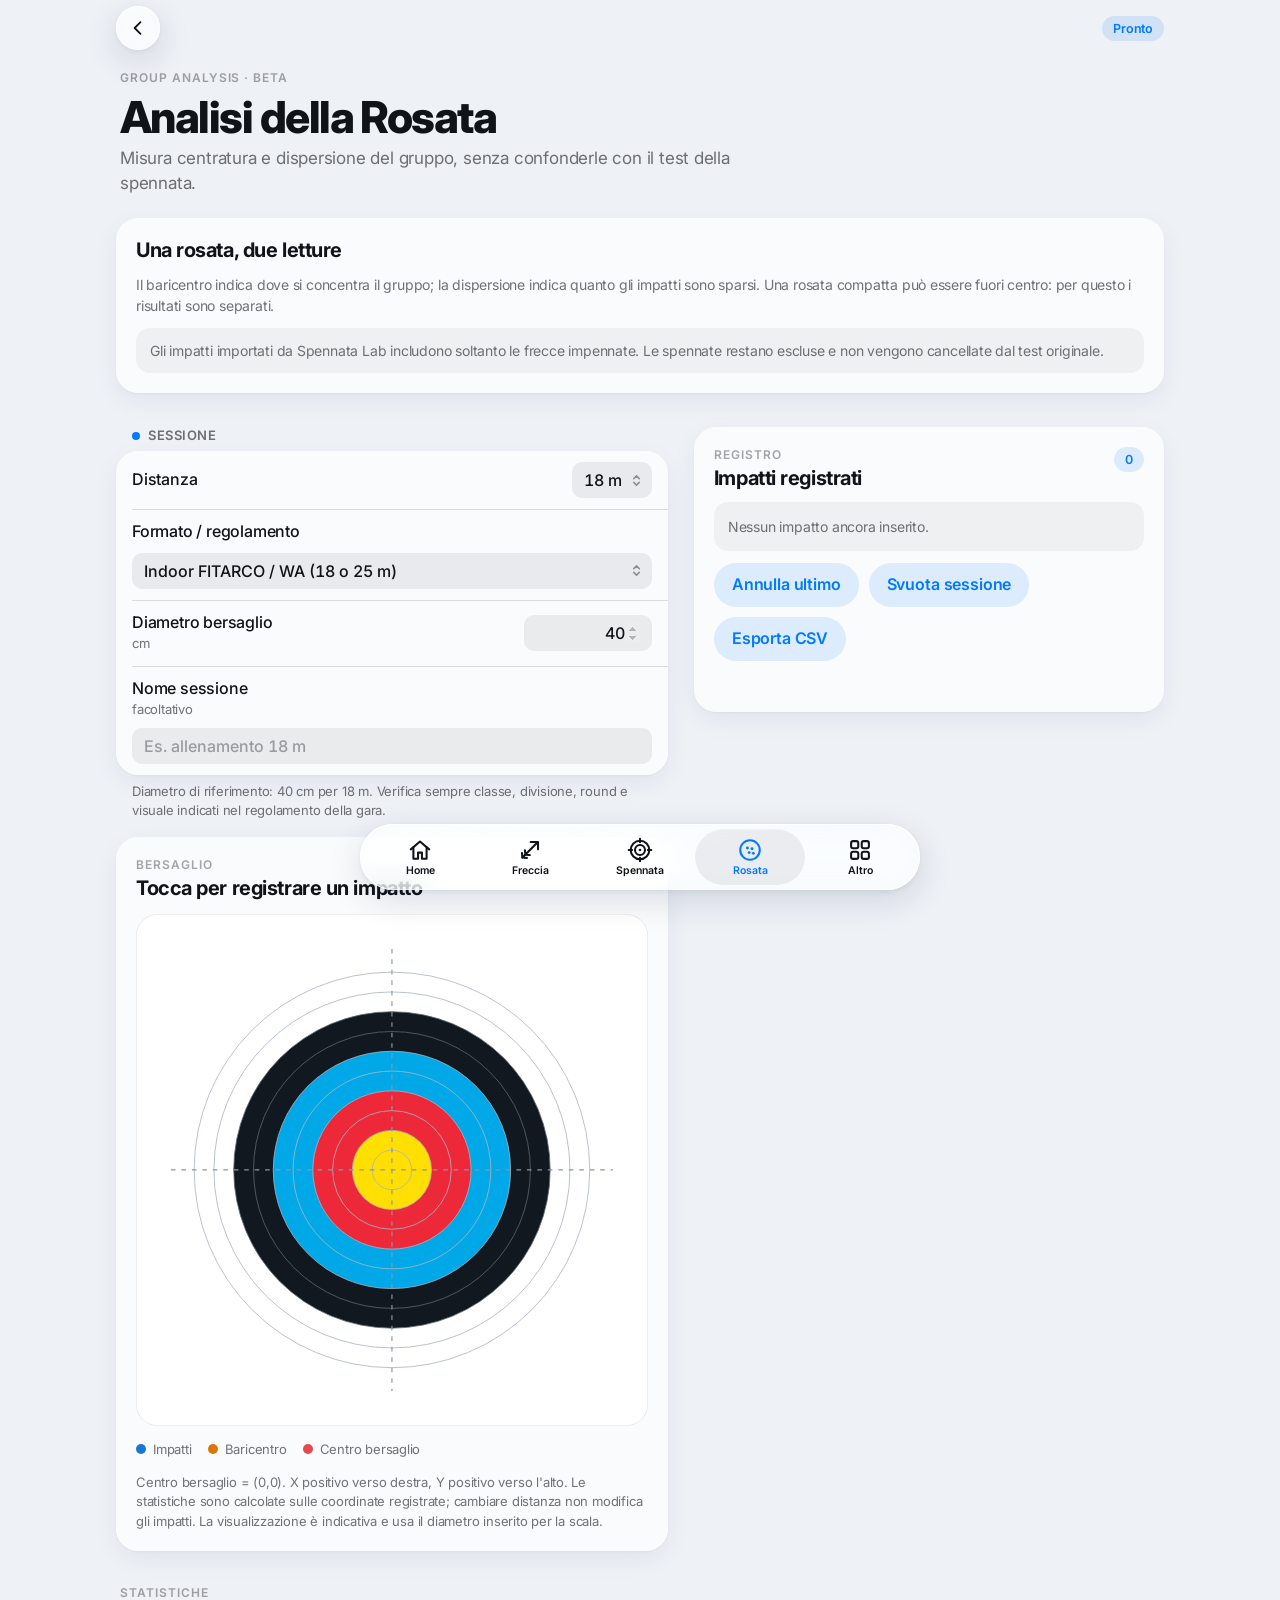
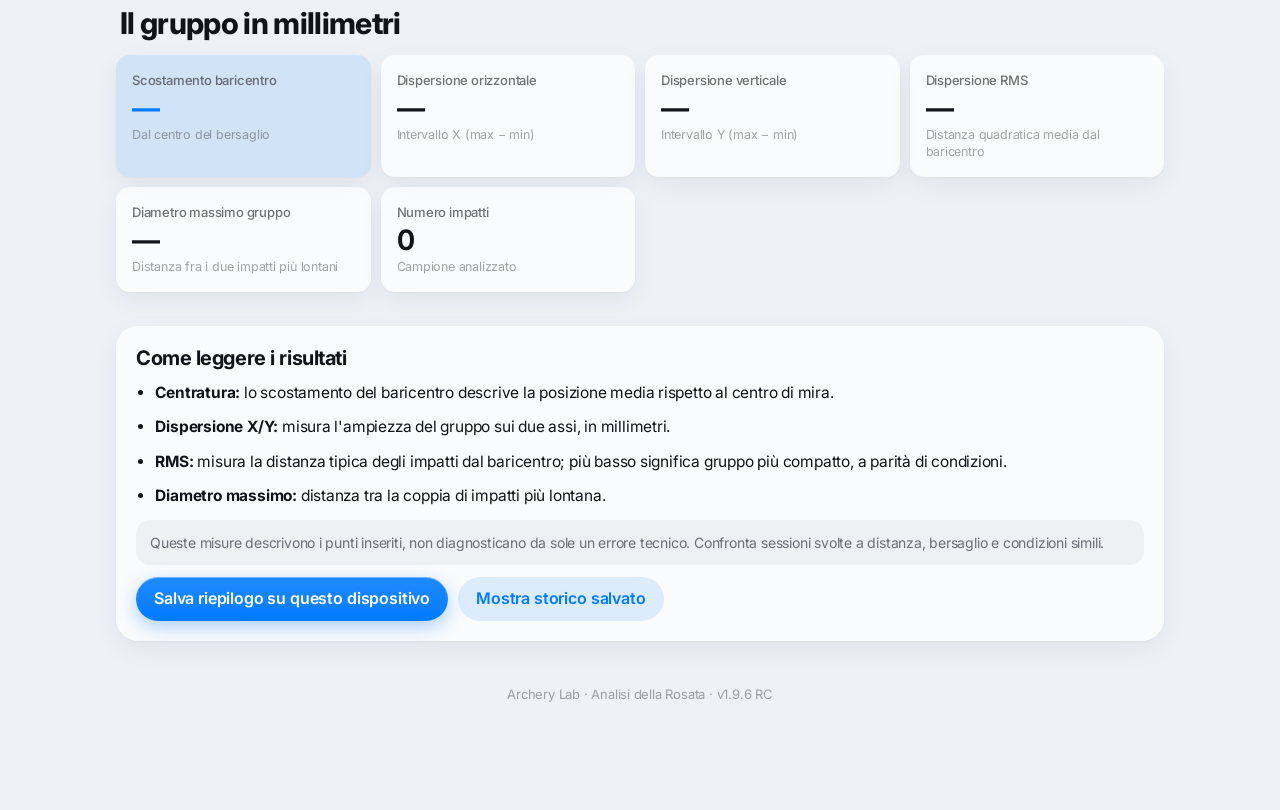
<file: rosata/index.html>
<!doctype html>
<html lang="it">
<head>
<meta charset="utf-8">
<meta name="viewport" content="width=device-width, initial-scale=1, viewport-fit=cover">
<meta name="claude:viewport-fit-sides" content="cover">
<title>Analisi della Rosata — Archery Lab</title>
<meta name="description" content="Analisi della rosata: centratura, dispersione orizzontale e verticale in millimetri.">
<meta name="theme-color" content="#eef1f6" media="(prefers-color-scheme: light)">
<meta name="theme-color" content="#05070b" media="(prefers-color-scheme: dark)">
<meta name="apple-mobile-web-app-capable" content="yes">
<meta name="mobile-web-app-capable" content="yes">
<meta name="apple-mobile-web-app-status-bar-style" content="black-translucent">
<meta name="apple-mobile-web-app-title" content="Archery Lab">
<link rel="manifest" href="../manifest.webmanifest">
<link rel="icon" href="../icons/icon.svg" type="image/svg+xml">
<link rel="apple-touch-icon" href="../icons/apple-touch-icon.png">
<link rel="preconnect" href="https://fonts.googleapis.com">
<link rel="preconnect" href="https://fonts.gstatic.com" crossorigin>
<link rel="stylesheet" href="https://fonts.googleapis.com/css2?family=Inter:wght@400;500;600;700;800&amp;display=swap">
<link rel="stylesheet" href="../css/glass.css">
<link rel="stylesheet" href="../css/pages.css">
</head>
<body data-tab="rosata" data-root="../">
<a class="skip" href="#main">Vai al contenuto</a>
<div class="app">
  <header class="navbar">
    <div class="nav-left"><a class="nav-btn icon glass" href="../index.html" aria-label="Torna alla Home"><svg viewBox="0 0 24 24" aria-hidden="true"><path d="m15 5-7 7 7 7"/></svg></a></div>
    <div class="nav-title">Analisi della Rosata</div>
    <div class="nav-right"><span id="sourceStatus" class="pill tint status">Pronto</span></div>
  </header>

  <main id="main">
    <div class="large-title">
      <span class="eyebrow">GROUP ANALYSIS · BETA</span>
      <h1>Analisi della Rosata</h1>
      <p>Misura centratura e dispersione del gruppo, senza confonderle con il test della spennata.</p>
    </div>

    <div class="card intro-card">
      <h3>Una rosata, due letture</h3>
      <p class="muted">Il baricentro indica dove si concentra il gruppo; la dispersione indica quanto gli impatti sono sparsi. Una rosata compatta può essere fuori centro: per questo i risultati sono separati.</p>
      <p class="notice">Gli impatti importati da Spennata Lab includono soltanto le frecce impennate. Le spennate restano escluse e non vengono cancellate dal test originale.</p>
    </div>

    <section class="section">
      <div class="split">
        <div class="col">
          <div class="group">
            <div class="group-title"><span class="dot"></span>Sessione</div>
            <div class="list">
              <label>Distanza
                <select id="distance"><option value="18">18 m</option><option value="25">25 m</option><option value="30">30 m</option><option value="40">40 m</option><option value="50">50 m</option><option value="60">60 m</option><option value="70">70 m</option><option value="90">90 m</option></select>
              </label>
              <label class="field-span-2">Formato / regolamento
                <select id="targetRule">
                  <option value="fitarco-indoor" selected>Indoor FITARCO / WA (18 o 25 m)</option>
                  <option value="fitarco-outdoor">Outdoor FITARCO — diametro secondo classe e divisione</option>
                  <option value="wa-barebow-outdoor">Outdoor World Archery — Arco Nudo</option>
                  <option value="manual">Manuale / allenamento</option>
                </select>
              </label>
              <label>Diametro bersaglio <span>cm</span><input id="faceDiameter" type="number" inputmode="numeric" min="10" max="200" step="1" value="40"></label>
              <label class="field-span-2">Nome sessione <span>facoltativo</span><input id="sessionName" type="text" maxlength="80" placeholder="Es. allenamento 18 m"></label>
            </div>
            <p id="targetRuleNote" class="group-foot" aria-live="polite">Bersaglio suggerito: 40 cm. Conferma il formato effettivo della gara se sono previste visuali speciali.</p>
          </div>

          <div class="card target-card">
            <div class="card-head"><div><span class="kicker">BERSAGLIO</span><h3>Tocca per registrare un impatto</h3></div></div>
            <div class="target-wrap">
              <svg id="target" viewBox="0 0 440 440" role="img" aria-label="Bersaglio interattivo con punti d'impatto"><rect x="20" y="20" width="400" height="400" rx="16" class="target-bg"/><g id="rings"></g><line x1="220" y1="30" x2="220" y2="410" stroke="#8a97a8" stroke-dasharray="4 5"/><line x1="30" y1="220" x2="410" y2="220" stroke="#8a97a8" stroke-dasharray="4 5"/><g id="points"></g><g id="centroid"></g></svg>
            </div>
            <div class="graphic-legend"><span><i class="legend-dot" style="background:#1976d2"></i> Impatti</span><span><i class="legend-dot" style="background:#d97706"></i> Baricentro</span><span><i class="legend-dot" style="background:#e5484d"></i> Centro bersaglio</span></div>
            <p class="micro-note">Centro bersaglio = (0,0). X positivo verso destra, Y positivo verso l'alto. Le statistiche sono calcolate sulle coordinate registrate; cambiare distanza non modifica gli impatti. La visualizzazione è indicativa e usa il diametro inserito per la scala.</p>
          </div>
        </div>

        <aside class="col">
          <div class="card impact-list">
            <div class="card-head"><div><span class="kicker">REGISTRO</span><h3>Impatti registrati</h3></div><span class="pill tint" id="count">0</span></div>
            <div id="impactRows" class="rows"><p class="muted">Nessun impatto ancora inserito.</p></div>
            <div class="actions">
              <button id="undo" class="secondary" type="button">Annulla ultimo</button>
              <button id="clear" class="secondary" type="button">Svuota sessione</button>
              <button id="export" class="secondary" type="button">Esporta CSV</button>
            </div>
            <p id="message" class="message" aria-live="polite"></p>
          </div>
        </aside>
      </div>
    </section>

    <section class="section" aria-labelledby="stats-title">
      <div class="section-head"><span class="eyebrow">STATISTICHE</span><h2 id="stats-title">Il gruppo in millimetri</h2></div>
      <div class="stats-grid">
        <div class="stat metric-highlight"><span>Scostamento baricentro</span><strong id="centroidOffset">—</strong><small id="centroidDirection">Dal centro del bersaglio</small></div>
        <div class="stat"><span>Dispersione orizzontale</span><strong id="spreadX">—</strong><small>Intervallo X (max − min)</small></div>
        <div class="stat"><span>Dispersione verticale</span><strong id="spreadY">—</strong><small>Intervallo Y (max − min)</small></div>
        <div class="stat"><span>Dispersione RMS</span><strong id="rms">—</strong><small>Distanza quadratica media dal baricentro</small></div>
        <div class="stat"><span>Diametro massimo gruppo</span><strong id="maxSpread">—</strong><small>Distanza fra i due impatti più lontani</small></div>
        <div class="stat"><span>Numero impatti</span><strong id="n">0</strong><small>Campione analizzato</small></div>
      </div>
    </section>

    <section class="section" aria-labelledby="read-title">
      <div class="card">
        <h3 id="read-title">Come leggere i risultati</h3>
        <ul class="reading-list">
          <li><strong>Centratura:</strong> lo scostamento del baricentro descrive la posizione media rispetto al centro di mira.</li>
          <li><strong>Dispersione X/Y:</strong> misura l'ampiezza del gruppo sui due assi, in millimetri.</li>
          <li><strong>RMS:</strong> misura la distanza tipica degli impatti dal baricentro; più basso significa gruppo più compatto, a parità di condizioni.</li>
          <li><strong>Diametro massimo:</strong> distanza tra la coppia di impatti più lontana.</li>
        </ul>
        <p class="notice">Queste misure descrivono i punti inseriti, non diagnosticano da sole un errore tecnico. Confronta sessioni svolte a distanza, bersaglio e condizioni simili.</p>
        <div class="actions">
          <button id="saveSession" class="primary" type="button">Salva riepilogo su questo dispositivo</button>
          <button id="showHistory" class="secondary" type="button">Mostra storico salvato</button>
        </div>
        <div id="history" class="history" hidden></div>
      </div>
    </section>
  </main>

  <footer class="app-footer"><span>Archery Lab · Analisi della Rosata · v1.9.6 RC</span></footer>
</div>
<script src="../js/shell.js"></script>
<script src="app.js"></script>
<script src="../js/i18n.js" defer></script>
</body>
</html>
</file>
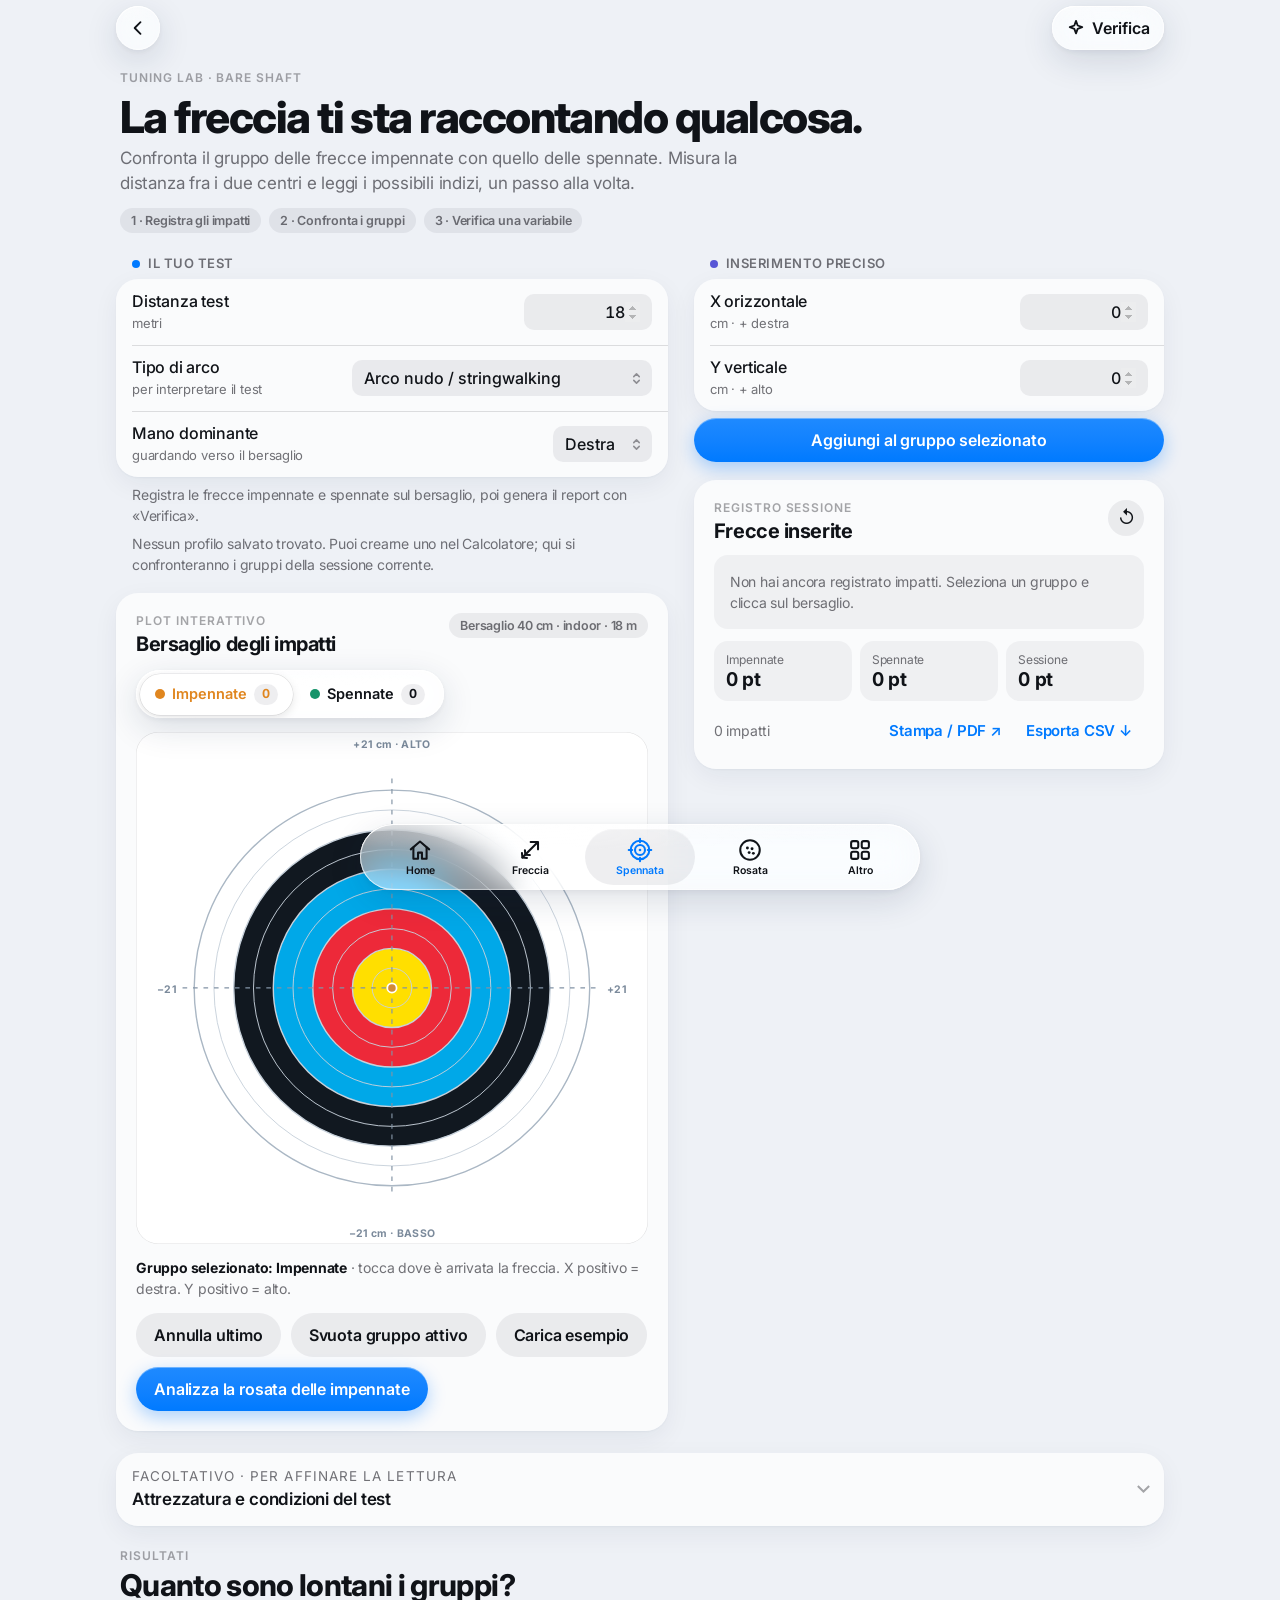
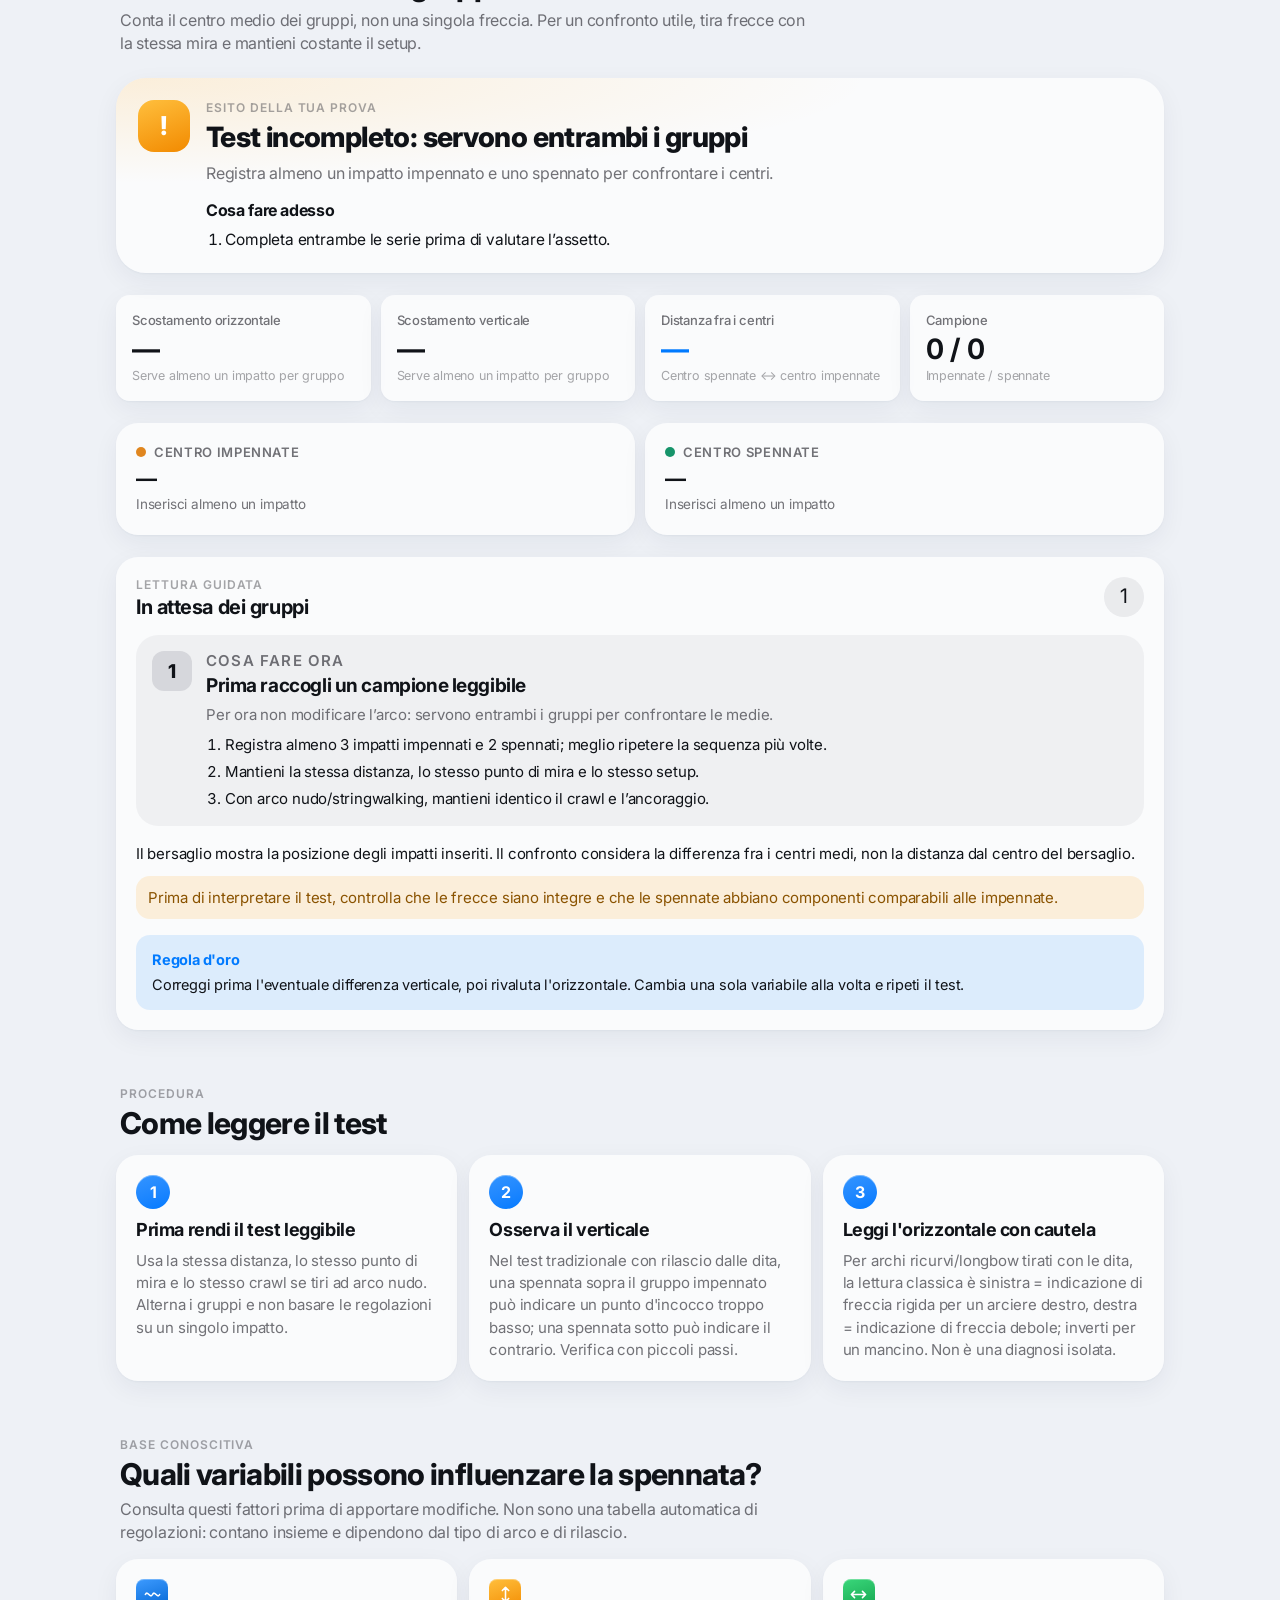
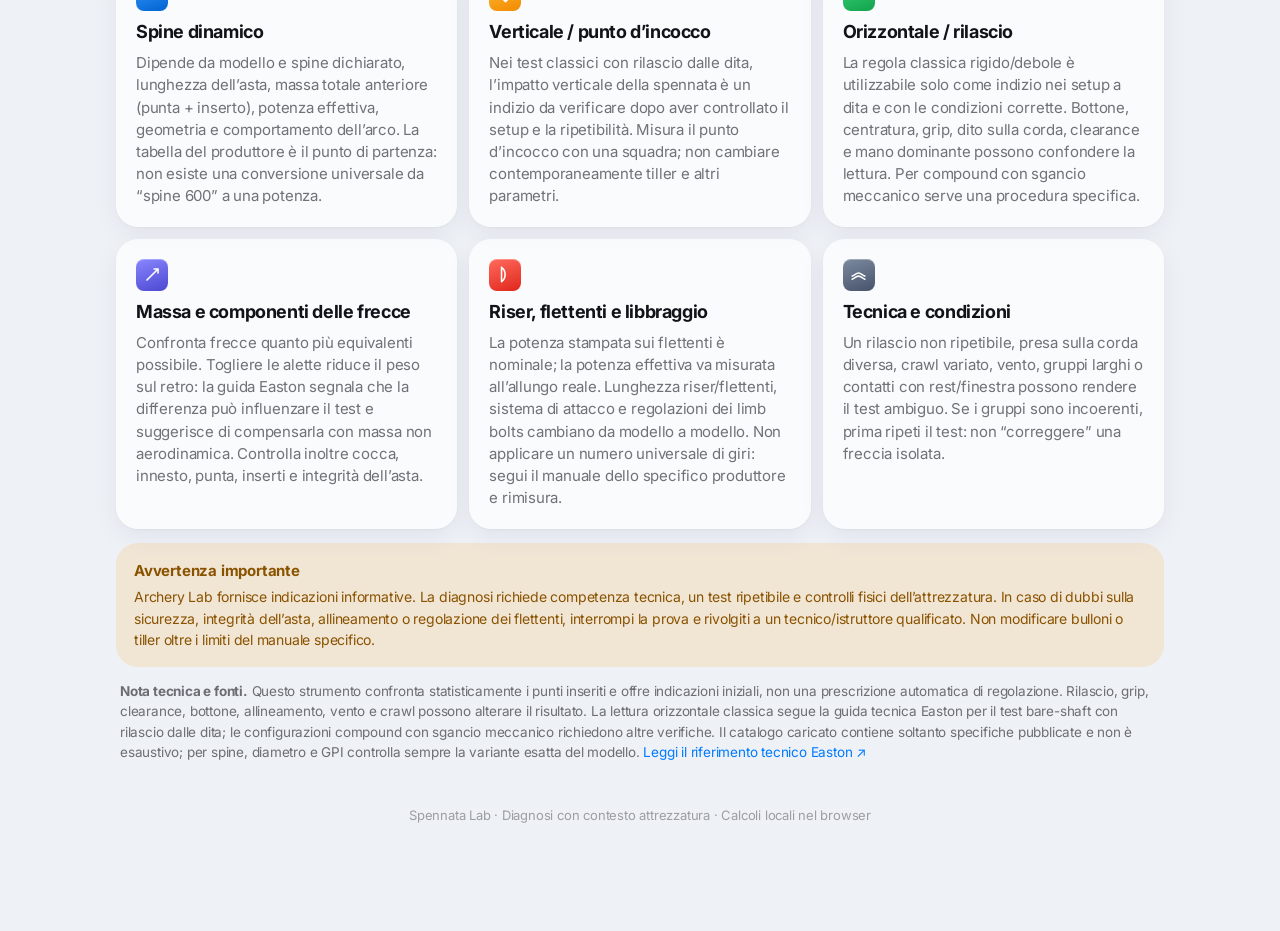
<file: spennata/index.html>
<!doctype html>
<html lang="it">
<head>
<meta charset="utf-8">
<meta name="viewport" content="width=device-width, initial-scale=1, viewport-fit=cover">
<meta name="claude:viewport-fit-sides" content="cover">
<title>Spennata Lab — Archery Lab</title>
<meta name="description" content="Spennata Lab: registra i gruppi impennati e spennati, misura gli scostamenti e consulta una guida prudente alla lettura del test.">
<meta name="theme-color" content="#eef1f6" media="(prefers-color-scheme: light)">
<meta name="theme-color" content="#05070b" media="(prefers-color-scheme: dark)">
<meta name="apple-mobile-web-app-capable" content="yes">
<meta name="mobile-web-app-capable" content="yes">
<meta name="apple-mobile-web-app-status-bar-style" content="black-translucent">
<meta name="apple-mobile-web-app-title" content="Archery Lab">
<link rel="manifest" href="../manifest.webmanifest">
<link rel="icon" href="../icons/icon.svg" type="image/svg+xml">
<link rel="apple-touch-icon" href="../icons/apple-touch-icon.png">
<link rel="preconnect" href="https://fonts.googleapis.com">
<link rel="preconnect" href="https://fonts.gstatic.com" crossorigin>
<link rel="stylesheet" href="https://fonts.googleapis.com/css2?family=Inter:wght@400;500;600;700;800&amp;display=swap">
<link rel="stylesheet" href="../css/glass.css">
<link rel="stylesheet" href="../css/pages.css">
</head>
<body data-tab="spennata" data-root="../">
<a class="skip" href="#workspace">Vai al test</a>
<div class="app">
  <header class="navbar">
    <div class="nav-left"><a class="nav-btn icon glass" href="../index.html" aria-label="Torna alla Home"><svg viewBox="0 0 24 24" aria-hidden="true"><path d="m15 5-7 7 7 7"/></svg></a></div>
    <div class="nav-title">Spennata Lab</div>
    <div class="nav-right"><button type="button" class="nav-btn glass" id="recalculateAnalysis"><svg viewBox="0 0 24 24" aria-hidden="true"><path d="M12 3.5 14 9l5.5 2-5.5 2-2 5.5L10 13l-5.5-2L10 9z"/></svg>Verifica</button></div>
  </header>

  <main>
    <div class="large-title">
      <span class="eyebrow">TUNING LAB · BARE SHAFT</span>
      <h1>La freccia ti sta raccontando qualcosa.</h1>
      <p>Confronta il gruppo delle frecce impennate con quello delle spennate. Misura la distanza fra i due centri e leggi i possibili indizi, un passo alla volta.</p>
      <div class="steps-inline"><span class="pill">1 · Registra gli impatti</span><span class="pill">2 · Confronta i gruppi</span><span class="pill">3 · Verifica una variabile</span></div>
    </div>

    <section id="workspace" class="stack">
      <div class="split">
        <div class="col">
          <div class="group">
            <div class="group-title"><span class="dot"></span>Il tuo test</div>
            <div class="list">
              <label for="distance">Distanza test <span>metri</span><input id="distance" type="number" inputmode="numeric" min="1" max="90" step="1" value="18"></label>
              <label>Tipo di arco <span>per interpretare il test</span>
                <select id="bowType"><option value="barebow" selected>Arco nudo / stringwalking</option><option value="recurve">Ricurvo, rilascio con dita</option><option value="longbow">Longbow / tradizionale</option><option value="compound">Compound con sgancio meccanico</option></select>
              </label>
              <label>Mano dominante <span>guardando verso il bersaglio</span>
                <select id="hand"><option value="right" selected>Destra</option><option value="left">Sinistra</option></select>
              </label>
            </div>
            <p id="analysisStatus" class="group-foot" aria-live="polite">Registra le frecce impennate e spennate sul bersaglio, poi genera il report con «Verifica».</p>
            <p id="profileLinkStatus" class="group-foot profile-link-status" aria-live="polite">Se hai salvato un profilo nel Calcolatore, tipo di arco e mano potranno essere precompilati qui. Verifica sempre che corrispondano al setup usato nel test.</p>
          </div>

          <section class="card target-card" aria-labelledby="target-title">
            <div class="card-head">
              <div><span class="kicker">PLOT INTERATTIVO</span><h3 id="target-title">Bersaglio degli impatti</h3></div>
              <span class="pill" id="targetScaleTag">Finestra ±30 cm · test a 18 m</span>
            </div>
            <div class="segmented glass series-toggle" role="group" aria-label="Seleziona il gruppo da registrare">
              <button type="button" id="selectFletched" class="series-button fletched active" aria-pressed="true"><span class="sw"></span> Impennate <b id="fletchedCount">0</b></button>
              <button type="button" id="selectBare" class="series-button bare" aria-pressed="false"><span class="sw"></span> Spennate <b id="bareCount">0</b></button>
            </div>
            <div class="target-wrap">
              <svg id="target" viewBox="0 0 440 440" role="img" aria-label="Bersaglio interattivo: tocca per registrare un impatto. Il centro è il punto di mira; destra positiva e alto positivo.">
                <rect x="20" y="20" width="400" height="400" rx="16" class="target-bg"/>
                <g id="ringFills"></g><g id="ringLines"></g><g id="targetAxes"></g>
                <circle cx="220" cy="220" r="4" fill="#d18a38" stroke="#fff" stroke-width="1.5"/>
                <g id="impactLayer"></g>
              </svg>
            </div>
            <p class="target-help"><strong id="activeGroupLabel">Gruppo selezionato: Impennate</strong> · tocca dove è arrivata la freccia. X positivo = destra. Y positivo = alto.</p>
            <div class="target-actions">
              <button type="button" class="btn-outline" id="undoLast">Annulla ultimo</button>
              <button type="button" class="btn-outline" id="clearActive">Svuota gruppo attivo</button>
              <button type="button" class="btn-quiet" id="loadExample">Carica esempio</button>
              <button type="button" class="btn-primary" id="analyzeRosata">Analizza la rosata delle impennate</button>
            </div>
          </section>
        </div>

        <aside class="col">
          <div class="group">
            <div class="group-title"><span class="dot" style="background:var(--indigo)"></span>Inserimento preciso</div>
            <div class="list">
              <label>X orizzontale <span>cm · + destra</span><input id="coordX" type="number" inputmode="decimal" step="0.1" value="0"></label>
              <label>Y verticale <span>cm · + alto</span><input id="coordY" type="number" inputmode="decimal" step="0.1" value="0"></label>
            </div>
            <button type="button" class="btn-primary full" id="addCoord">Aggiungi al gruppo selezionato</button>
          </div>

          <section class="card shot-list-card">
            <div class="card-head">
              <div><span class="kicker">REGISTRO SESSIONE</span><h3>Frecce inserite</h3></div>
              <button type="button" class="icon-button" id="clearAll" aria-label="Cancella tutte le frecce" title="Cancella tutte le frecce">↺</button>
            </div>
            <div class="shot-list" id="shotList"><div class="empty-list">Non hai ancora registrato impatti. Seleziona un gruppo e clicca sul bersaglio.</div></div>
            <div class="score-summary" aria-live="polite">
              <div><span>Impennate</span><strong id="fletchedScoreTotal">0 pt</strong></div>
              <div><span>Spennate</span><strong id="bareScoreTotal">0 pt</strong></div>
              <div><span>Sessione</span><strong id="sessionScoreTotal">0 pt</strong></div>
            </div>
            <div class="list-footer">
              <span id="totalCount">0 impatti</span>
              <span class="export-actions"><button type="button" id="exportPdf" class="text-button">Stampa / PDF ↗</button><button type="button" id="exportCsv" class="text-button">Esporta CSV ↓</button></span>
            </div>
          </section>
        </aside>
      </div>

      <details class="disclosure tech-profile-details">
        <summary><span class="row-text"><small class="kicker">FACOLTATIVO · PER AFFINARE LA LETTURA</small><strong id="tech-profile-title">Attrezzatura e condizioni del test</strong></span></summary>
        <div class="disclosure-body">
          <p class="muted" style="padding:0 4px">Questi dati non “indovinano” la causa: aiutano a scegliere quali controlli hanno senso. Dove possibile, inserisci valori misurati e la configurazione esatta.</p>
          <div class="grid-2">
            <div class="group">
              <div class="group-title">Arco e rilascio</div>
              <div class="list">
                <label class="field-span-2">Crawl (se usato) <span>nota libera; mantienilo uguale tra le serie</span><input id="crawl" type="text" placeholder="es. 10 mm / nock point fisso"></label>
                <label>Rilascio effettivo <span>Influenza la lettura orizzontale</span>
                  <select id="releaseMode"><option value="fingers" selected>Dita</option><option value="mechanical">Sgancio meccanico</option><option value="shelf">Dita, arco senza bottone / appoggio sul piatto</option><option value="unknown">Non so / altro</option></select>
                </label>
                <label>Potenza effettiva <span>lb, misurata all’allungo reale</span><input id="testActualWeight" type="number" inputmode="decimal" min="1" max="100" step="0.1" placeholder="es. 33,5"></label>
                <label>Potenza nominale <span>lb stampate, se applicabile</span><input id="testRatedWeight" type="number" inputmode="decimal" min="1" max="100" step="0.5" placeholder="es. 32"></label>
                <label class="field-span-2">Riser / impugnatura <span>marca, modello, lunghezza</span><input id="testRiser" type="text" maxlength="120" placeholder="es. Mybo Mykan 25″"></label>
                <label class="field-span-2">Flettenti / arco <span>modello e lunghezza nominale</span><input id="testLimbs" type="text" maxlength="120" placeholder="es. medi, arco 68″"></label>
                <label>Punto d’incocco <span>mm sopra la squadra, se misurato</span><input id="testNockHeight" type="number" inputmode="decimal" min="-5" max="30" step="0.5" placeholder="es. +6"></label>
                <label>Brace height <span>mm o pollici: specifica nelle note</span><input id="testBrace" type="text" maxlength="40" placeholder="es. 9,5″ / 24,1 cm"></label>
                <label>Bottone / plunger <span>Presenza e regolazione attuale</span>
                  <select id="testPlunger"><option value="unknown" selected>Non indicato</option><option value="none">Assente</option><option value="medium">Presente · regolazione media / base</option><option value="soft">Presente · molla relativamente morbida</option><option value="hard">Presente · molla relativamente dura</option><option value="other">Presente · dato non noto</option></select>
                </label>
                <label>Centro / clearance <span>Stato della verifica</span>
                  <select id="testClearance"><option value="unknown" selected>Non verificati</option><option value="checked">Controllati, nessun contatto evidente</option><option value="suspect">Possibile contatto / interferenza</option></select>
                </label>
              </div>
            </div>
            <div class="group">
              <div class="group-title">Pesi e stabilizzazione</div>
              <div class="list">
                <label>Pesi aggiuntivi sul riser <span>grammi complessivi</span><input id="testRiserWeight" type="number" inputmode="decimal" min="0" max="10000" step="5" placeholder="es. 500"></label>
                <label>Stabilizzatori <span>tipo e configurazione</span>
                  <select id="testStabilizerSetup"><option value="unknown" selected>Non indicati</option><option value="barebow">Peso sul riser · arco nudo</option><option value="olympic">Centrale / laterali · olimpico</option><option value="compound">Stabilizzazione compound</option><option value="traditional">Tradizionale / personalizzata</option><option value="none">Nessuno</option></select>
                </label>
                <label>Massa stabilizzatori <span>grammi complessivi</span><input id="testStabilizerMass" type="number" inputmode="decimal" min="0" max="10000" step="5" placeholder="es. 300"></label>
                <label>Smorzatori <span>numero montato</span><input id="testDamperCount" type="number" inputmode="numeric" min="0" max="20" step="1" placeholder="es. 2"></label>
                <label>Massa smorzatori <span>grammi complessivi</span><input id="testDamperMass" type="number" inputmode="decimal" min="0" max="5000" step="1" placeholder="es. 40"></label>
              </div>
              <p class="group-foot"><strong>Pesi e smorzatori:</strong> annotali per confrontare sessioni svolte con lo stesso assetto. Possono influire su equilibrio, reazione e ripetibilità dell'arco; non sono una correzione diretta della traiettoria della freccia a velocità già misurata.</p>

              <div class="group-title" style="margin-top:16px">Frecce</div>
              <div class="list">
                <label>Spine dichiarato <span>Il valore è specifico per modello</span><input id="testSpine" type="text" maxlength="40" placeholder="es. 600 / 0.500″"></label>
                <label class="field-span-2">Modello asta <span>Marca + modello + diametro interno</span><input id="testArrowModel" list="arrowCatalogList" type="text" maxlength="120" placeholder="Cerca o scrivi il modello"><datalist id="arrowCatalogList"></datalist></label>
                <label>GPI dichiarato <span>grani/pollice, solo se noto</span><input id="testArrowGpi" type="number" inputmode="decimal" min="0.1" max="50" step="0.01" placeholder="dato produttore"></label>
                <label>Diametro esterno asta <span>mm, non ID</span><input id="testArrowDiameter" type="number" inputmode="decimal" min="2" max="20" step="0.01" placeholder="es. 7,14"></label>
                <label>Lunghezza asta <span>pollici, misurata sempre nello stesso modo</span><input id="testArrowLength" type="number" inputmode="decimal" min="10" max="40" step="0.1" placeholder="es. 30,5"></label>
                <label>Punta <span>grani, solo punta</span><input id="testPoint" type="number" inputmode="decimal" min="0" max="1000" step="1" placeholder="es. 100"></label>
                <label>Inserto / adattatore <span>grani, separato dalla punta</span><input id="testInsert" type="number" inputmode="decimal" min="0" max="1000" step="1" placeholder="es. 30"></label>
                <label class="field-span-2">Impennaggio <span>tipo e peso totale</span><input id="testFletching" type="text" maxlength="120" placeholder="es. 3 alette da 1,7 gr"></label>
              </div>
            </div>
          </div>

          <div class="group">
            <div class="group-title"><span class="dot" style="background:var(--teal)"></span>Catalogo attrezzatura</div>
            <div class="list">
              <label>Catalogo aste iniziale <span>Solo valori trovati in una scheda del produttore</span><select id="catalogArrowModel"><option value="">Seleziona un’asta…</option></select></label>
              <label>Spine disponibile <span>Variante del modello</span><select id="catalogArrowSpine" disabled><option value="">Prima scegli il modello</option></select></label>
              <label>Catalogo riser <span>Modelli con alcuni dati ufficiali</span><select id="catalogRiser"><option value="">Seleziona un riser…</option></select></label>
            </div>
            <div class="btn-row"><button class="btn-secondary" type="button" id="applyArrowCatalog">Carica dati asta</button><button class="btn-secondary" type="button" id="applyRiserCatalog">Carica dati riser</button></div>
            <p class="group-foot catalog-status" id="catalogStatus" aria-live="polite">Il catalogo è iniziale e non esaustivo. Controlla sempre la scheda esatta e l’anno del prodotto.</p>
            <details class="catalog-source-details group-foot">
              <summary>Fonti e schede tecniche usate nel catalogo ›</summary>
              <div id="catalogSourceLinks" class="catalog-source-links">
                <a href="https://eastonarchery.com/targetarrows/" target="_blank" rel="noopener noreferrer">Easton · catalogo aste target ↗</a>
                <a href="https://dkbow.de/Pfeile/DK-Carbon-Arrows/DK-Panther-ID6.2/" target="_blank" rel="noopener noreferrer">DK Panther ID 6.2 ↗</a>
                <a href="https://dkbow.de/Pfeile/DK-Carbon-Arrows/DK-Cougar-ID4.2/" target="_blank" rel="noopener noreferrer">DK Cougar ID 4.2 ↗</a>
                <a href="https://hoyt.com/pages/manuals" target="_blank" rel="noopener noreferrer">Hoyt · manuali ufficiali ↗</a>
              </div>
            </details>
          </div>

          <div class="group">
            <div class="group-title"><span class="dot" style="background:var(--green)"></span>Qualità del test</div>
            <fieldset class="test-quality list">
              <legend class="sr-only">Qualità del test — conferma ciò che hai davvero controllato</legend>
              <label><input type="checkbox" id="qSameDistance" checked> Stessa distanza e stesso punto di mira</label>
              <label><input type="checkbox" id="qSameCrawl"> Stesso crawl, ancoraggio e pressione delle dita (se applicabile)</label>
              <label><input type="checkbox" id="qSameComponents" checked> Frecce comparabili: stesso modello, lunghezza, punta, cocca</label>
              <label><input type="checkbox" id="qMassBalanced"> Peso posteriore della spennata compensato, se necessario</label>
              <label><input type="checkbox" id="qCalmWeather" checked> Condizioni stabili, niente vento significativo</label>
              <label><input type="checkbox" id="qClearance"> Clearance / contatti controllati</label>
            </fieldset>
            <div class="quality-meter" id="qualityMeter" aria-live="polite">
              <strong>Affidabilità del test: da valutare</strong>
              <span>Conferma le condizioni e registra gruppi ripetibili prima di intervenire sull’attrezzatura.</span>
            </div>
          </div>
        </div>
      </details>

      <section class="results-section stack" aria-live="polite">
        <div class="section-head">
          <span class="eyebrow">RISULTATI</span>
          <h2>Quanto sono lontani i gruppi?</h2>
          <p>Conta il centro medio dei gruppi, non una singola freccia. Per un confronto utile, tira frecce con la stessa mira e mantieni costante il setup.</p>
        </div>

        <section class="live-conclusion conclusion-caution" id="liveConclusion" aria-live="polite" aria-atomic="true">
          <div class="live-conclusion-icon" id="liveConclusionIcon">◎</div>
          <div class="live-conclusion-content">
            <p class="live-conclusion-eyebrow">ESITO DELLA TUA PROVA</p>
            <h2 id="liveConclusionTitle">In attesa dei due gruppi</h2>
            <p id="liveConclusionSummary">Registra gli impatti delle impennate e delle spennate: qui troverai una conclusione specifica, leggibile e aggiornata in tempo reale.</p>
            <h3 id="liveConclusionActionHeading">Cosa fare adesso</h3>
            <ol id="liveConclusionSteps"><li>Inserisci gli impatti reali delle due serie.</li><li>Confronta i gruppi senza cambiare regolazioni durante la prova.</li></ol>
          </div>
        </section>

        <div class="metrics-grid">
          <article class="metric-card"><span class="metric-label">Scostamento orizzontale</span><strong id="deltaX">—</strong><small id="deltaXNote">Spennate rispetto alle impennate</small></article>
          <article class="metric-card"><span class="metric-label">Scostamento verticale</span><strong id="deltaY">—</strong><small id="deltaYNote">Spennate rispetto alle impennate</small></article>
          <article class="metric-card metric-highlight"><span class="metric-label">Distanza fra i centri</span><strong id="deltaTotal">—</strong><small>Centro spennate ↔ centro impennate</small></article>
          <article class="metric-card"><span class="metric-label">Campione</span><strong id="sampleStatus">0 / 0</strong><small>Impennate / spennate</small></article>
        </div>

        <div class="centers-grid">
          <div class="center-card card"><span class="series-label fletched-label"><i></i> Centro impennate</span><strong id="fletchedCenter">—</strong><small id="fletchedSpread">Inserisci almeno un impatto</small></div>
          <div class="center-card card"><span class="series-label bare-label"><i></i> Centro spennate</span><strong id="bareCenter">—</strong><small id="bareSpread">Inserisci almeno un impatto</small></div>
        </div>

        <div class="interpretation-card card">
          <div class="card-head">
            <div><span class="kicker">LETTURA GUIDATA</span><h3 id="diagnosisTitle">In attesa dei gruppi</h3></div>
            <span class="interpretation-mark" id="diagnosisIcon">◎</span>
          </div>
          <div class="next-action action-neutral" id="nextAction" aria-live="polite">
            <div class="next-action-icon" id="actionSymbol" aria-hidden="true">1</div>
            <div class="next-action-content">
              <p class="action-eyebrow">COSA FARE ORA</p>
              <h4 id="actionTitle">Prima raccogli i dati</h4>
              <p id="actionSummary">Registra i due gruppi alla stessa distanza, con la stessa mira e lo stesso setup.</p>
              <ol id="actionSteps"><li>Inserisci almeno 3 impatti impennati.</li><li>Inserisci almeno 2 spennati.</li><li>Per arco nudo, mantieni identico il crawl.</li></ol>
            </div>
          </div>
          <div id="diagnosisBody" class="diagnosis-body"><p>La lettura evidenzierà prima la qualità del test, poi le verifiche verticali e solo dopo quelle orizzontali.</p></div>
          <div class="diagnosis-foot"><strong>Regola d'oro</strong><span>Correggi prima l'eventuale differenza verticale, poi rivaluta l'orizzontale. Cambia una sola variabile alla volta e ripeti il test.</span></div>
        </div>
      </section>

      <section class="section" aria-labelledby="proc-title">
        <div class="section-head"><span class="eyebrow">PROCEDURA</span><h2 id="proc-title">Come leggere il test</h2></div>
        <ol class="procedure-grid">
          <li class="card"><span class="step-n">1</span><h3>Prima rendi il test leggibile</h3><p>Usa la stessa distanza, lo stesso punto di mira e lo stesso crawl se tiri ad arco nudo. Alterna i gruppi e non basare le regolazioni su un singolo impatto.</p></li>
          <li class="card"><span class="step-n">2</span><h3>Osserva il verticale</h3><p>Nel test tradizionale con rilascio dalle dita, una spennata sopra il gruppo impennato può indicare un punto d'incocco troppo basso; una spennata sotto può indicare il contrario. Verifica con piccoli passi.</p></li>
          <li class="card"><span class="step-n">3</span><h3>Leggi l'orizzontale con cautela</h3><p>Per archi ricurvi/longbow tirati con le dita, la lettura classica è sinistra = indicazione di freccia rigida per un arciere destro, destra = indicazione di freccia debole; inverti per un mancino. Non è una diagnosi isolata.</p></li>
        </ol>
      </section>

      <section class="section" aria-labelledby="knowledge-title">
        <div class="section-head">
          <span class="eyebrow">BASE CONOSCITIVA</span>
          <h2 id="knowledge-title">Quali variabili possono influenzare la spennata?</h2>
          <p>Consulta questi fattori prima di apportare modifiche. Non sono una tabella automatica di regolazioni: contano insieme e dipendono dal tipo di arco e di rilascio.</p>
        </div>
        <div class="knowledge-grid">
          <article class="card knowledge-item"><span class="row-icon bg-blue" aria-hidden="true"><svg viewBox="0 0 24 24"><path d="M3 12c3-6 6 6 9 0s6 6 9 0"/></svg></span><h3>Spine dinamico</h3><p>Dipende da modello e spine dichiarato, lunghezza dell’asta, massa totale anteriore (punta + inserto), potenza effettiva, geometria e comportamento dell’arco. La tabella del produttore è il punto di partenza: non esiste una conversione universale da “spine 600” a una potenza.</p></article>
          <article class="card knowledge-item"><span class="row-icon bg-gold" aria-hidden="true"><svg viewBox="0 0 24 24"><path d="M12 3v18M8 7l4-4 4 4M8 17l4 4 4-4"/></svg></span><h3>Verticale / punto d’incocco</h3><p>Nei test classici con rilascio dalle dita, l’impatto verticale della spennata è un indizio da verificare dopo aver controllato il setup e la ripetibilità. Misura il punto d’incocco con una squadra; non cambiare contemporaneamente tiller e altri parametri.</p></article>
          <article class="card knowledge-item"><span class="row-icon bg-green" aria-hidden="true"><svg viewBox="0 0 24 24"><path d="M3 12h18M7 8l-4 4 4 4M17 8l4 4-4 4"/></svg></span><h3>Orizzontale / rilascio</h3><p>La regola classica rigido/debole è utilizzabile solo come indizio nei setup a dita e con le condizioni corrette. Bottone, centratura, grip, dito sulla corda, clearance e mano dominante possono confondere la lettura. Per compound con sgancio meccanico serve una procedura specifica.</p></article>
          <article class="card knowledge-item"><span class="row-icon bg-indigo" aria-hidden="true"><svg viewBox="0 0 24 24"><path d="M5 19 19 5M14 5h5v5"/></svg></span><h3>Massa e componenti delle frecce</h3><p>Confronta frecce quanto più equivalenti possibile. Togliere le alette riduce il peso sul retro: la guida Easton segnala che la differenza può influenzare il test e suggerisce di compensarla con massa non aerodinamica. Controlla inoltre cocca, innesto, punta, inserti e integrità dell’asta.</p></article>
          <article class="card knowledge-item"><span class="row-icon bg-red" aria-hidden="true"><svg viewBox="0 0 24 24"><path d="M7 3c6 4 6 14 0 18M7 3v18"/></svg></span><h3>Riser, flettenti e libbraggio</h3><p>La potenza stampata sui flettenti è nominale; la potenza effettiva va misurata all’allungo reale. Lunghezza riser/flettenti, sistema di attacco e regolazioni dei limb bolts cambiano da modello a modello. Non applicare un numero universale di giri: segui il manuale dello specifico produttore e rimisura.</p></article>
          <article class="card knowledge-item"><span class="row-icon bg-slate" aria-hidden="true"><svg viewBox="0 0 24 24"><path d="M4 14c3-1 5-4 8-4s5 3 8 4M4 18c3-1 5-4 8-4s5 3 8 4"/></svg></span><h3>Tecnica e condizioni</h3><p>Un rilascio non ripetibile, presa sulla corda diversa, crawl variato, vento, gruppi larghi o contatti con rest/finestra possono rendere il test ambiguo. Se i gruppi sono incoerenti, prima ripeti il test: non “correggere” una freccia isolata.</p></article>
        </div>
        <div class="alert-card"><strong>Avvertenza importante</strong>Archery Lab fornisce indicazioni informative. La diagnosi richiede competenza tecnica, un test ripetibile e controlli fisici dell’attrezzatura. In caso di dubbi sulla sicurezza, integrità dell’asta, allineamento o regolazione dei flettenti, interrompi la prova e rivolgiti a un tecnico/istruttore qualificato. Non modificare bulloni o tiller oltre i limiti del manuale specifico.</div>
        <p class="muted sources-note"><strong>Nota tecnica e fonti.</strong> Questo strumento confronta statisticamente i punti inseriti e offre indicazioni iniziali, non una prescrizione automatica di regolazione. Rilascio, grip, clearance, bottone, allineamento, vento e crawl possono alterare il risultato. La lettura orizzontale classica segue la guida tecnica Easton per il test bare-shaft con rilascio dalle dita; le configurazioni compound con sgancio meccanico richiedono altre verifiche. Il catalogo caricato contiene soltanto specifiche pubblicate e non è esaustivo; per spine, diametro e GPI controlla sempre la variante esatta del modello. <a href="https://eastonarchery.com/2019/10/technical-guide-to-setting-up-the-easton-rx-7-arrow-shaft/" target="_blank" rel="noopener noreferrer">Leggi il riferimento tecnico Easton ↗</a></p>
      </section>
    </section>
  </main>

  <footer class="app-footer"><span>Spennata Lab · Diagnosi con contesto attrezzatura · Calcoli locali nel browser</span></footer>
</div>

<dialog id="reportDialog" class="report-dialog sheet" aria-labelledby="reportDialogTitle">
  <div class="sheet-grabber" aria-hidden="true"></div>
  <div class="report-dialog-head">
    <div>
      <p class="card-kicker">ARCHERY LAB · ANALISI DEL TEST</p>
      <h2 id="reportDialogTitle">Report delle volée</h2>
      <p id="reportSubtitle">Confronto tra impennate e spennate</p>
    </div>
    <button type="button" id="closeReport" class="nav-btn icon glass" aria-label="Chiudi report"><svg viewBox="0 0 24 24" aria-hidden="true"><path d="M6 6l12 12M18 6 6 18"/></svg></button>
  </div>
  <div class="report-body">
    <div class="alert-card"><strong>Report stimato, non diagnosi certa.</strong> Le indicazioni sono ipotesi da verificare; non cambiare più regolazioni insieme.</div>
    <div class="report-metrics">
      <div class="metric"><span>Scostamento orizzontale</span><strong id="reportDx">—</strong></div>
      <div class="metric"><span>Scostamento verticale</span><strong id="reportDy">—</strong></div>
      <div class="metric metric-highlight"><span>Distanza tra i centri</span><strong id="reportDistance">—</strong></div>
      <div class="metric"><span>Campione I / S</span><strong id="reportSample">—</strong></div>
    </div>
    <div class="report-target-wrap">
      <div><h3>Distribuzione degli impatti</h3><p class="muted">Arancio: impennate · Verde: spennate</p><div id="reportTarget"></div></div>
      <div><h3>Affidabilità del test</h3><div id="reportQuality"></div></div>
    </div>
    <section class="report-recommendation">
      <p class="card-kicker">PRIORITÀ SUGGERITA</p>
      <h3 id="reportActionTitle">—</h3>
      <p id="reportActionSummary">—</p>
      <ol id="reportActionSteps"></ol>
    </section>
    <section class="report-observations"><h3>Lettura dei dati</h3><div id="reportObservations"></div></section>
    <p class="micro-note">Il report interpreta soltanto i punti e le informazioni inseriti. La spennata è un test comparativo: conferma gli indizi ripetendo il test in condizioni coerenti e, se necessario, con un istruttore o tecnico qualificato.</p>
    <div class="report-dialog-actions">
      <button type="button" id="printReport" class="btn-secondary">Stampa / salva PDF</button>
      <button type="button" id="closeReportBottom" class="btn-primary">Torna al test</button>
    </div>
  </div>
</dialog>

<script src="../js/shell.js"></script>
<script src="app.js"></script>
<script src="../js/i18n.js" defer></script>
</body>
</html>
</file>
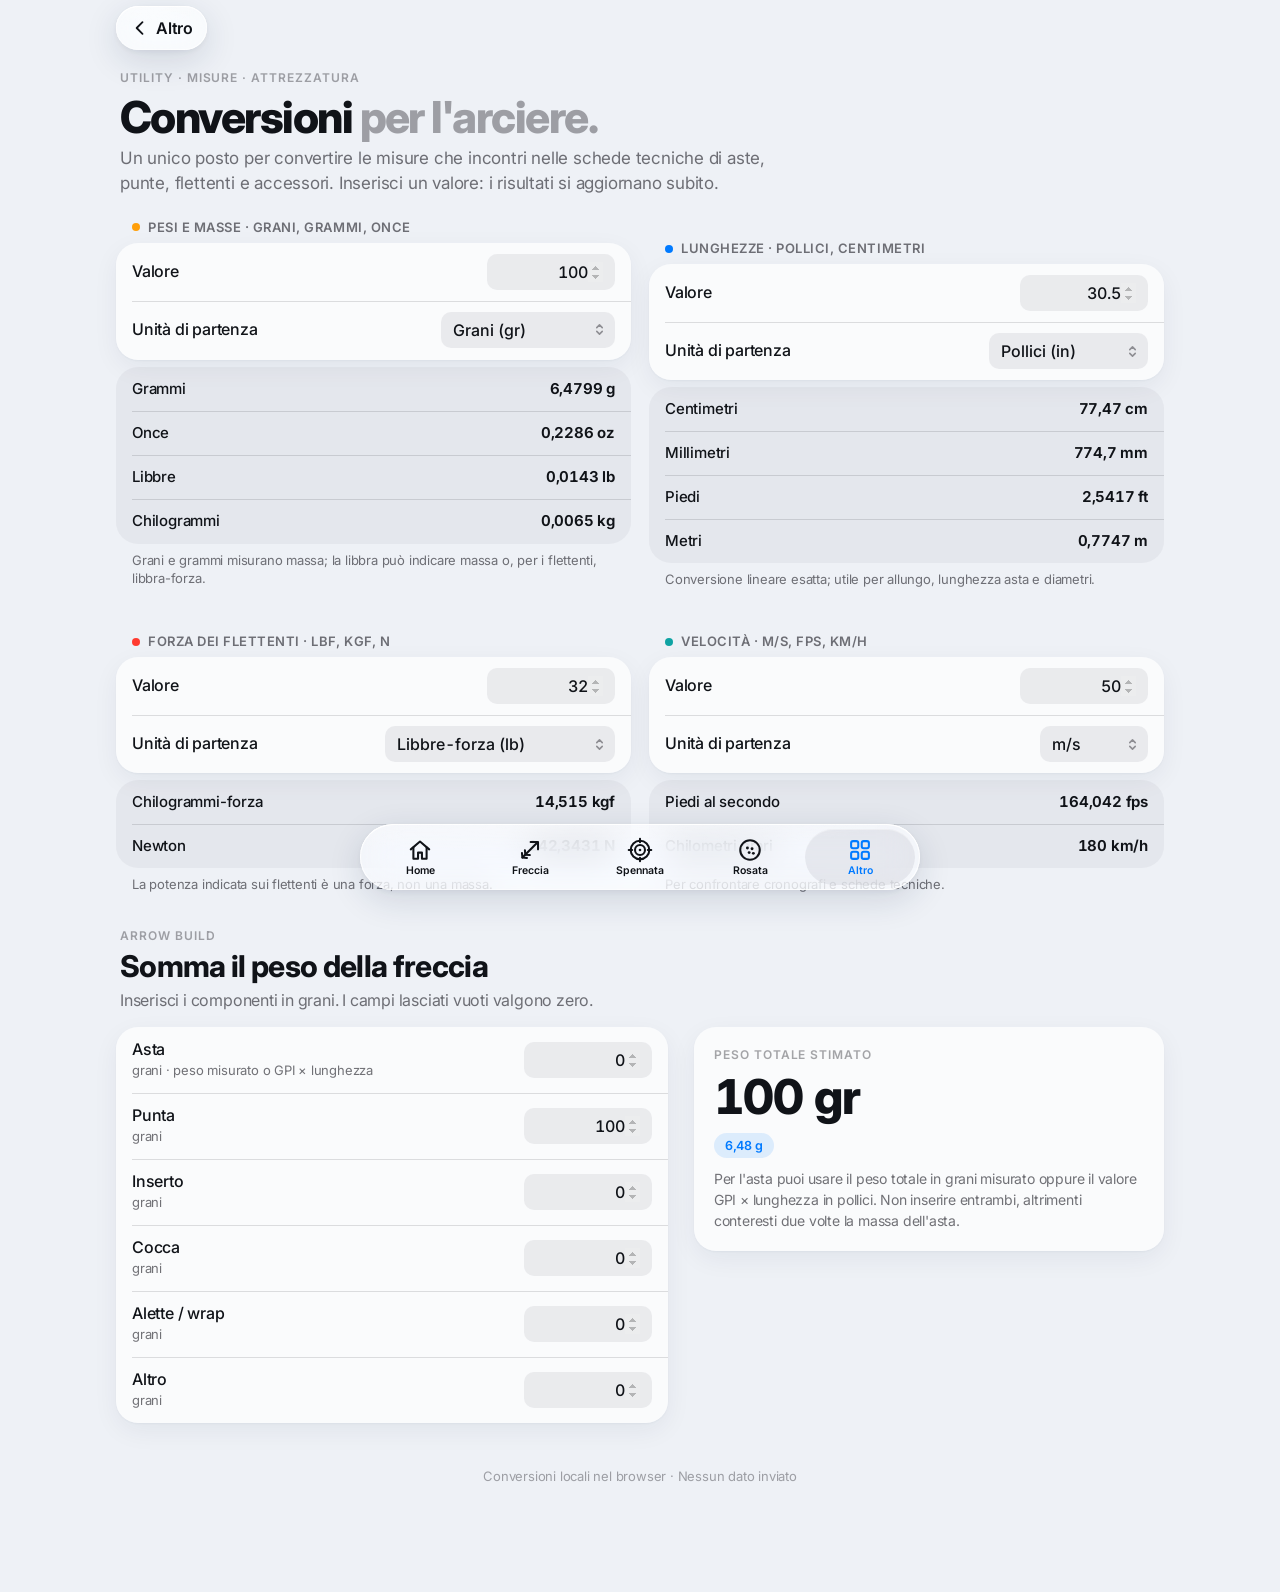
<file: utilities/index.html>
<!doctype html>
<html lang="it">
<head>
<meta charset="utf-8">
<meta name="viewport" content="width=device-width, initial-scale=1, viewport-fit=cover">
<meta name="claude:viewport-fit-sides" content="cover">
<title>Conversioni — Archery Lab</title>
<meta name="description" content="Conversioni rapide per il tiro con l'arco: grani, grammi, pollici, centimetri, libbre e velocità.">
<meta name="theme-color" content="#eef1f6" media="(prefers-color-scheme: light)">
<meta name="theme-color" content="#05070b" media="(prefers-color-scheme: dark)">
<meta name="apple-mobile-web-app-capable" content="yes">
<meta name="mobile-web-app-capable" content="yes">
<meta name="apple-mobile-web-app-status-bar-style" content="black-translucent">
<meta name="apple-mobile-web-app-title" content="Archery Lab">
<link rel="manifest" href="../manifest.webmanifest">
<link rel="icon" href="../icons/icon.svg" type="image/svg+xml">
<link rel="apple-touch-icon" href="../icons/apple-touch-icon.png">
<link rel="preconnect" href="https://fonts.googleapis.com">
<link rel="preconnect" href="https://fonts.gstatic.com" crossorigin>
<link rel="stylesheet" href="https://fonts.googleapis.com/css2?family=Inter:wght@400;500;600;700;800&amp;display=swap">
<link rel="stylesheet" href="../css/glass.css">
<link rel="stylesheet" href="../css/pages.css">
</head>
<body data-tab="altro" data-root="../">
<a class="skip" href="#main">Vai al contenuto</a>
<div class="app">
  <header class="navbar">
    <div class="nav-left"><a class="nav-btn glass" href="../altro/index.html"><svg viewBox="0 0 24 24" aria-hidden="true"><path d="m15 5-7 7 7 7"/></svg>Altro</a></div>
    <div class="nav-title">Conversioni</div>
    <div class="nav-right"></div>
  </header>

  <main id="main">
    <div class="large-title">
      <span class="eyebrow">UTILITY · MISURE · ATTREZZATURA</span>
      <h1>Conversioni <em>per l'arciere.</em></h1>
      <p>Un unico posto per convertire le misure che incontri nelle schede tecniche di aste, punte, flettenti e accessori. Inserisci un valore: i risultati si aggiornano subito.</p>
    </div>

    <div class="converter-grid">
      <section class="group converter" aria-labelledby="c-weight">
        <div class="group-title" id="c-weight"><span class="dot" style="background:var(--gold)"></span>Pesi e masse · grani, grammi, once</div>
        <div class="list">
          <label>Valore<input id="weightValue" type="number" inputmode="decimal" step="any" value="100"></label>
          <label>Unità di partenza
            <select id="weightUnit"><option value="gr">Grani (gr)</option><option value="g">Grammi (g)</option><option value="oz">Once (oz)</option><option value="lb">Libbre (lb)</option><option value="kg">Chilogrammi (kg)</option></select>
          </label>
        </div>
        <div class="list results" id="weightResults" aria-live="polite"></div>
        <p class="group-foot">Grani e grammi misurano massa; la libbra può indicare massa o, per i flettenti, libbra-forza.</p>
      </section>

      <section class="group converter" aria-labelledby="c-length">
        <div class="group-title" id="c-length"><span class="dot"></span>Lunghezze · pollici, centimetri</div>
        <div class="list">
          <label>Valore<input id="lengthValue" type="number" inputmode="decimal" step="any" value="30.5"></label>
          <label>Unità di partenza
            <select id="lengthUnit"><option value="inch">Pollici (in)</option><option value="cm">Centimetri (cm)</option><option value="mm">Millimetri (mm)</option><option value="ft">Piedi (ft)</option><option value="m">Metri (m)</option></select>
          </label>
        </div>
        <div class="list results" id="lengthResults" aria-live="polite"></div>
        <p class="group-foot">Conversione lineare esatta; utile per allungo, lunghezza asta e diametri.</p>
      </section>

      <section class="group converter" aria-labelledby="c-force">
        <div class="group-title" id="c-force"><span class="dot" style="background:var(--red)"></span>Forza dei flettenti · lbf, kgf, N</div>
        <div class="list">
          <label>Valore<input id="forceValue" type="number" inputmode="decimal" step="any" value="32"></label>
          <label>Unità di partenza
            <select id="forceUnit"><option value="lbf">Libbre-forza (lb)</option><option value="kgf">Chilogrammi-forza (kgf)</option><option value="N">Newton (N)</option></select>
          </label>
        </div>
        <div class="list results" id="forceResults" aria-live="polite"></div>
        <p class="group-foot">La potenza indicata sui flettenti è una forza, non una massa.</p>
      </section>

      <section class="group converter" aria-labelledby="c-speed">
        <div class="group-title" id="c-speed"><span class="dot" style="background:var(--teal)"></span>Velocità · m/s, fps, km/h</div>
        <div class="list">
          <label>Valore<input id="speedValue" type="number" inputmode="decimal" step="any" value="50"></label>
          <label>Unità di partenza
            <select id="speedUnit"><option value="ms">m/s</option><option value="fps">ft/s (fps)</option><option value="kmh">km/h</option></select>
          </label>
        </div>
        <div class="list results" id="speedResults" aria-live="polite"></div>
        <p class="group-foot">Per confrontare cronografi e schede tecniche.</p>
      </section>
    </div>

    <section class="section" aria-labelledby="sum-title">
      <div class="section-head">
        <span class="eyebrow">ARROW BUILD</span>
        <h2 id="sum-title">Somma il peso della freccia</h2>
        <p>Inserisci i componenti in grani. I campi lasciati vuoti valgono zero.</p>
      </div>
      <div class="split">
        <div class="col">
          <div class="list">
            <label>Asta <span>grani · peso misurato o GPI × lunghezza</span><input id="shaft" type="number" inputmode="decimal" min="0" step="any" value="0"></label>
            <label>Punta <span>grani</span><input id="point" type="number" inputmode="decimal" min="0" step="any" value="100"></label>
            <label>Inserto <span>grani</span><input id="insert" type="number" inputmode="decimal" min="0" step="any" value="0"></label>
            <label>Cocca <span>grani</span><input id="nock" type="number" inputmode="decimal" min="0" step="any" value="0"></label>
            <label>Alette / wrap <span>grani</span><input id="vanes" type="number" inputmode="decimal" min="0" step="any" value="0"></label>
            <label>Altro <span>grani</span><input id="other" type="number" inputmode="decimal" min="0" step="any" value="0"></label>
          </div>
        </div>
        <aside class="col">
          <div class="card total-card">
            <span class="kicker">PESO TOTALE STIMATO</span>
            <strong id="arrowGrains" class="big-figure">100 gr</strong>
            <span id="arrowGrams" class="pill tint">6,4799 g</span>
            <p class="muted">Per l'asta puoi usare il peso totale in grani misurato oppure il valore GPI × lunghezza in pollici. Non inserire entrambi, altrimenti conteresti due volte la massa dell'asta.</p>
          </div>
        </aside>
      </div>
    </section>
  </main>
  <footer class="app-footer"><span>Conversioni locali nel browser · Nessun dato inviato</span></footer>
</div>
<script src="../js/shell.js"></script>
<script src="app.js"></script>
<script src="../js/i18n.js" defer></script>
</body>
</html>
</file>
<file: css/glass.css>
/* ==========================================================================
   Archery Lab · Liquid Glass UI
   Layout: iOS-style app shell — large-title views, inset grouped lists for
   inputs, translucent content cards, real Liquid Glass reserved for the
   floating navigation layer (nav buttons, segmented controls, tab bar, sheets).
   Ambient background = the three coloured zones of a target face
   (gold / red / blue), heavily diffused so the glass has something to refract.
   ========================================================================== */

:root {
  /* Surfaces */
  --bg: #eef1f6;
  --bg-elevated: #ffffff;
  --card: rgba(255, 255, 255, 0.72);
  --card-solid: #ffffff;
  --card-inset: rgba(118, 118, 128, 0.08);
  --fill: rgba(118, 118, 128, 0.12);
  --fill-strong: rgba(118, 118, 128, 0.2);
  --separator: rgba(60, 60, 67, 0.16);

  /* Glass material */
  --glass: rgba(255, 255, 255, 0.52);
  --glass-strong: rgba(255, 255, 255, 0.74);
  --glass-rim: rgba(255, 255, 255, 0.95);
  --glass-rim-soft: rgba(255, 255, 255, 0.35);
  --glass-shadow: 0 10px 34px rgba(24, 39, 75, 0.14), 0 2px 6px rgba(24, 39, 75, 0.06);
  --card-shadow: 0 1px 2px rgba(24, 39, 75, 0.04), 0 8px 26px rgba(24, 39, 75, 0.06);
  --scroll-edge: rgba(238, 241, 246, 0.82);

  /* Text */
  --label: #101318;
  --label-2: rgba(60, 60, 67, 0.72);
  --label-3: rgba(60, 60, 67, 0.46);
  --on-tint: #ffffff;

  /* Accents */
  --tint: #007aff;
  --tint-soft: rgba(0, 122, 255, 0.12);
  --gold: #ff9f0a;
  --gold-soft: rgba(255, 159, 10, 0.14);
  --red: #ff3b30;
  --red-soft: rgba(255, 59, 48, 0.12);
  --green: #28a745;
  --green-soft: rgba(52, 199, 89, 0.15);
  --teal: #0fa3a3;
  --indigo: #5856d6;
  --fletched: #e0861f;
  --bare: #16946a;
  --warn-ink: #8a5300;
  --error-ink: #b42318;
  --good-ink: #146c35;

  /* Ambient target-face blobs */
  --blob-gold: rgba(255, 205, 60, 0.55);
  --blob-red: rgba(255, 92, 80, 0.38);
  --blob-blue: rgba(40, 150, 240, 0.42);

  /* Fixed tiles (logos, diagrams on light canvas) */
  --tile: #ffffff;

  /* Type */
  --font: -apple-system, BlinkMacSystemFont, "SF Pro Text", "SF Pro Display", "Inter", "Segoe UI", Roboto, system-ui, sans-serif;
  --font-round: ui-rounded, "SF Pro Rounded", -apple-system, BlinkMacSystemFont, "Inter", system-ui, sans-serif;
  --font-mono: ui-monospace, "SF Mono", SFMono-Regular, Menlo, Consolas, monospace;

  --r-xl: 30px;
  --r-lg: 22px;
  --r-md: 14px;
  --r-sm: 10px;

  --nav-h: 56px;
  --tabbar-h: 64px;
  --content-max: 1080px;

  color-scheme: light;
}

@media (prefers-color-scheme: dark) {
  :root:not([data-theme="light"]) {
    --bg: #05070b;
    --bg-elevated: #1c1c1e;
    --card: rgba(30, 32, 38, 0.66);
    --card-solid: #1c1c1e;
    --card-inset: rgba(118, 118, 128, 0.16);
    --fill: rgba(118, 118, 128, 0.24);
    --fill-strong: rgba(118, 118, 128, 0.34);
    --separator: rgba(84, 84, 88, 0.6);
    --glass: rgba(40, 42, 50, 0.42);
    --glass-strong: rgba(44, 46, 54, 0.72);
    --glass-rim: rgba(255, 255, 255, 0.34);
    --glass-rim-soft: rgba(255, 255, 255, 0.06);
    --glass-shadow: 0 12px 38px rgba(0, 0, 0, 0.5), 0 2px 6px rgba(0, 0, 0, 0.3);
    --card-shadow: 0 1px 0 rgba(255, 255, 255, 0.04) inset, 0 10px 30px rgba(0, 0, 0, 0.32);
    --scroll-edge: rgba(5, 7, 11, 0.82);
    --label: #f5f6f8;
    --label-2: rgba(235, 235, 245, 0.66);
    --label-3: rgba(235, 235, 245, 0.4);
    --tint: #0a84ff;
    --tint-soft: rgba(10, 132, 255, 0.2);
    --gold: #ffb340;
    --gold-soft: rgba(255, 179, 64, 0.16);
    --red: #ff6961;
    --red-soft: rgba(255, 105, 97, 0.16);
    --green: #30d158;
    --green-soft: rgba(48, 209, 88, 0.16);
    --teal: #40c8e0;
    --indigo: #7d7aff;
    --fletched: #ffab4a;
    --bare: #3ddc97;
    --warn-ink: #ffcc66;
    --error-ink: #ff9a92;
    --good-ink: #7ee2a0;
    --blob-gold: rgba(255, 190, 40, 0.24);
    --blob-red: rgba(255, 70, 60, 0.22);
    --blob-blue: rgba(30, 120, 255, 0.3);
    color-scheme: dark;
  }
}
:root[data-theme="dark"] {
  --bg: #05070b;
  --bg-elevated: #1c1c1e;
  --card: rgba(30, 32, 38, 0.66);
  --card-solid: #1c1c1e;
  --card-inset: rgba(118, 118, 128, 0.16);
  --fill: rgba(118, 118, 128, 0.24);
  --fill-strong: rgba(118, 118, 128, 0.34);
  --separator: rgba(84, 84, 88, 0.6);
  --glass: rgba(40, 42, 50, 0.42);
  --glass-strong: rgba(44, 46, 54, 0.72);
  --glass-rim: rgba(255, 255, 255, 0.34);
  --glass-rim-soft: rgba(255, 255, 255, 0.06);
  --glass-shadow: 0 12px 38px rgba(0, 0, 0, 0.5), 0 2px 6px rgba(0, 0, 0, 0.3);
  --card-shadow: 0 1px 0 rgba(255, 255, 255, 0.04) inset, 0 10px 30px rgba(0, 0, 0, 0.32);
  --scroll-edge: rgba(5, 7, 11, 0.82);
  --label: #f5f6f8;
  --label-2: rgba(235, 235, 245, 0.66);
  --label-3: rgba(235, 235, 245, 0.4);
  --tint: #0a84ff;
  --tint-soft: rgba(10, 132, 255, 0.2);
  --gold: #ffb340;
  --gold-soft: rgba(255, 179, 64, 0.16);
  --red: #ff6961;
  --red-soft: rgba(255, 105, 97, 0.16);
  --green: #30d158;
  --green-soft: rgba(48, 209, 88, 0.16);
  --teal: #40c8e0;
  --indigo: #7d7aff;
  --fletched: #ffab4a;
  --bare: #3ddc97;
  --warn-ink: #ffcc66;
  --error-ink: #ff9a92;
  --good-ink: #7ee2a0;
  --blob-gold: rgba(255, 190, 40, 0.24);
  --blob-red: rgba(255, 70, 60, 0.22);
  --blob-blue: rgba(30, 120, 255, 0.3);
  color-scheme: dark;
}

/* ---------- Base ---------- */
*, *::before, *::after { box-sizing: border-box; }
[hidden], .hidden { display: none !important; }
@view-transition { navigation: auto; }

html { -webkit-text-size-adjust: 100%; text-size-adjust: 100%; scroll-padding-top: 120px; background: var(--bg); }
body {
  margin: 0;
  min-height: 100vh;
  min-height: 100dvh;
  background: var(--bg);
  color: var(--label);
  font: 400 17px/1.47 var(--font);
  letter-spacing: -0.012em;
  -webkit-font-smoothing: antialiased;
  -moz-osx-font-smoothing: grayscale;
  -webkit-tap-highlight-color: transparent;
  overflow-x: hidden;
}
body::before { /* paints the status-bar band */
  content: "";
  position: fixed;
  inset: 0 0 auto;
  height: env(safe-area-inset-top, 0px);
  z-index: 60;
  background: var(--scroll-edge);
  -webkit-backdrop-filter: blur(20px) saturate(1.8);
  backdrop-filter: blur(20px) saturate(1.8);
}

/* Ambient background */
.ambient {
  position: fixed;
  inset: 0;
  z-index: -1;
  overflow: hidden;
  pointer-events: none;
  background:
    radial-gradient(60vmax 50vmax at 8% -6%, var(--blob-gold), transparent 62%),
    radial-gradient(55vmax 48vmax at 104% 18%, var(--blob-blue), transparent 64%),
    radial-gradient(60vmax 50vmax at 30% 112%, var(--blob-red), transparent 62%),
    var(--bg);
}
.ambient::after { /* faint concentric scoring rings */
  content: "";
  position: absolute;
  width: 150vmax; height: 150vmax;
  right: -75vmax; top: -40vmax;
  border-radius: 50%;
  background: repeating-radial-gradient(circle, transparent 0 7.6vmax, var(--fill) 7.6vmax calc(7.6vmax + 1px));
  opacity: 0.5;
  -webkit-mask: radial-gradient(circle, #000 0 40%, transparent 70%);
  mask: radial-gradient(circle, #000 0 40%, transparent 70%);
}

a { color: var(--tint); text-decoration: none; }
a:hover { text-decoration: underline; text-underline-offset: 3px; }
img { max-width: 100%; display: block; }
h1, h2, h3, h4, h5 { margin: 0; text-wrap: balance; letter-spacing: -0.022em; }
p { margin: 0; }
ul, ol { margin: 0; padding-left: 1.25em; }
li + li { margin-top: 0.35em; }
code { font-family: var(--font-mono); font-size: 0.86em; }
hr { border: 0; height: 1px; background: var(--separator); margin: 18px 0; }
:focus-visible { outline: 3px solid color-mix(in srgb, var(--tint) 60%, transparent); outline-offset: 2px; border-radius: 10px; }
.skip { position: absolute; left: -999px; top: 8px; z-index: 100; background: var(--card-solid); padding: 10px 14px; border-radius: 12px; }
.skip:focus { left: 16px; }
.num, .tabular { font-variant-numeric: tabular-nums; }

/* ---------- Liquid Glass material ---------- */
.glass, .lg {
  position: relative;
  background: var(--glass);
  -webkit-backdrop-filter: blur(18px) saturate(1.9) brightness(1.04);
  backdrop-filter: blur(18px) saturate(1.9) brightness(1.04);
  box-shadow:
    inset 0 1px 0.5px var(--glass-rim),
    inset 0 -1px 1px var(--glass-rim-soft),
    inset 0 0 0 0.5px var(--glass-rim-soft),
    var(--glass-shadow);
  isolation: isolate;
}
.glass::before, .lg::before { /* specular rim, brighter at the light-facing corners */
  content: "";
  position: absolute;
  inset: 0;
  border-radius: inherit;
  padding: 1px;
  background: linear-gradient(140deg, var(--glass-rim) 0%, transparent 32%, transparent 62%, var(--glass-rim) 100%);
  -webkit-mask: linear-gradient(#000 0 0) content-box, linear-gradient(#000 0 0);
  -webkit-mask-composite: xor;
  mask: linear-gradient(#000 0 0) content-box exclude, linear-gradient(#000 0 0);
  pointer-events: none;
  opacity: 0.9;
}
.glass::after, .lg::after { /* soft inner sheen */
  content: "";
  position: absolute;
  inset: 0;
  border-radius: inherit;
  background: radial-gradient(120% 70% at 30% 0%, rgba(255, 255, 255, 0.28), transparent 55%);
  pointer-events: none;
  z-index: -1;
}

/* ---------- App shell ---------- */
.app {
  max-width: var(--content-max);
  margin: 0 auto;
  padding-left: max(16px, env(safe-area-inset-left, 0px));
  padding-right: max(16px, env(safe-area-inset-right, 0px));
  padding-bottom: calc(var(--tabbar-h) + 40px + env(safe-area-inset-bottom, 0px));
}

/* Navigation bar (iOS 26: floating glass buttons + scroll-edge blur) */
.navbar {
  position: sticky;
  top: env(safe-area-inset-top, 0px);
  z-index: 50;
  height: var(--nav-h);
  display: grid;
  grid-template-columns: minmax(44px, 1fr) auto minmax(44px, 1fr);
  align-items: center;
  gap: 8px;
  margin: 0 calc(-1 * max(16px, env(safe-area-inset-left, 0px))) 0 calc(-1 * max(16px, env(safe-area-inset-right, 0px)));
  padding: 0 max(16px, env(safe-area-inset-right, 0px)) 0 max(16px, env(safe-area-inset-left, 0px));
}
.navbar::before { /* scroll edge effect */
  content: "";
  position: absolute;
  inset: 0 0 -18px;
  z-index: -1;
  background: linear-gradient(var(--scroll-edge) 40%, transparent);
  -webkit-backdrop-filter: blur(14px) saturate(1.6);
  backdrop-filter: blur(14px) saturate(1.6);
  -webkit-mask: linear-gradient(#000 55%, transparent);
  mask: linear-gradient(#000 55%, transparent);
  opacity: 0;
  transition: opacity 0.25s ease;
}
.scrolled .navbar::before { opacity: 1; }
.nav-left { justify-self: start; display: flex; gap: 8px; min-width: 0; }
.nav-right { justify-self: end; display: flex; gap: 8px; }
.nav-title {
  font-weight: 600;
  font-size: 17px;
  white-space: nowrap;
  overflow: hidden;
  text-overflow: ellipsis;
  max-width: 52vw;
  opacity: 0;
  transform: translateY(6px);
  transition: opacity 0.22s ease, transform 0.22s ease;
}
.scrolled .nav-title { opacity: 1; transform: none; }

.nav-btn {
  height: 44px;
  min-width: 44px;
  padding: 0 14px;
  border-radius: 999px;
  border: 0;
  display: inline-flex;
  align-items: center;
  justify-content: center;
  gap: 6px;
  color: var(--label);
  font: 600 16px/1 var(--font);
  cursor: pointer;
  text-decoration: none !important;
  white-space: nowrap;
  transition: transform 0.18s cubic-bezier(.3,1.5,.6,1);
}
.nav-btn svg { width: 20px; height: 20px; fill: none; stroke: currentColor; stroke-width: 2.2; stroke-linecap: round; stroke-linejoin: round; flex: none; }
.nav-btn:active { transform: scale(0.93); }
.nav-btn.icon { padding: 0; width: 44px; }
.brand-glyph { display: block; width: 36px; height: 36px; border-radius: 10px; box-shadow: 0 4px 12px rgba(10, 30, 60, .25), inset 0 0 0 .5px rgba(255,255,255,.3); }
.brand-glyph svg { width: 18px; height: 18px; stroke-width: 2.4; }

/* Large title */
.large-title { padding: 6px 4px 22px; display: grid; gap: 6px; }
.large-title .eyebrow { margin-bottom: 2px; }
.large-title h1 { font-size: clamp(34px, 6vw, 44px); line-height: 1.06; font-weight: 800; letter-spacing: -0.035em; }
.large-title h1 em { font-style: normal; color: var(--label-3); }
.large-title p { color: var(--label-2); font-size: 17px; max-width: 62ch; }

.eyebrow, .kicker, .card-kicker, .section-kicker, .live-conclusion-eyebrow, .action-eyebrow {
  font: 600 12px/1.3 var(--font);
  letter-spacing: 0.08em;
  text-transform: uppercase;
  color: var(--label-3);
}

/* Tab bar — floating Liquid Glass capsule */
.tabbar {
  position: fixed;
  z-index: 70;
  left: 50%;
  bottom: calc(10px + env(safe-area-inset-bottom, 0px));
  transform: translateX(-50%);
  width: min(560px, calc(100% - 24px - env(safe-area-inset-left, 0px) - env(safe-area-inset-right, 0px)));
  height: var(--tabbar-h);
  border-radius: 999px;
  padding: 5px;
  display: grid;
  grid-template-columns: repeat(5, 1fr);
  view-transition-name: tabbar;
}
.tab-item {
  position: relative;
  display: flex;
  flex-direction: column;
  align-items: center;
  justify-content: center;
  gap: 2px;
  border-radius: 999px;
  color: var(--label);
  font: 600 10.5px/1.1 var(--font);
  letter-spacing: 0;
  text-decoration: none !important;
  transition: color 0.2s ease, transform 0.2s cubic-bezier(.3,1.5,.6,1);
  min-width: 0;
}
.tab-item span { white-space: nowrap; overflow: hidden; text-overflow: ellipsis; max-width: 100%; padding: 0 2px; }
.tab-item svg { width: 26px; height: 26px; fill: none; stroke: currentColor; stroke-width: 1.9; stroke-linecap: round; stroke-linejoin: round; }
.tab-item:active { transform: scale(0.92); }
.tab-item[aria-current="page"] { color: var(--tint); }
.tab-item[aria-current="page"]::before {
  content: "";
  position: absolute;
  inset: 0;
  border-radius: inherit;
  background: var(--fill);
  box-shadow: inset 0 1px 0 var(--glass-rim-soft);
  z-index: -1;
  view-transition-name: tab-pill;
}

/* ---------- Content blocks ---------- */
.stack { display: grid; gap: 22px; }
.section { display: grid; gap: 14px; margin-top: 34px; }
.section:first-child { margin-top: 0; }
.section-head { display: grid; gap: 6px; padding: 0 4px; }
.section-head h2 { font-size: clamp(24px, 3.4vw, 30px); font-weight: 750; line-height: 1.12; }
.section-head h3 { font-size: 22px; font-weight: 700; }
.section-head > p, .section-heading > p { color: var(--label-2); max-width: 70ch; font-size: 16px; }
.section-heading { display: grid; gap: 6px; padding: 0 4px; margin-bottom: 16px; }
.section-heading h2, .section-heading h3 { font-size: clamp(24px, 3.4vw, 30px); font-weight: 750; line-height: 1.12; }

.card {
  background: var(--card);
  border-radius: var(--r-lg);
  padding: 20px;
  box-shadow: var(--card-shadow);
  min-width: 0;
}
.card h3, .card h4 { font-size: 20px; font-weight: 700; line-height: 1.2; }
.card > * + * { margin-top: 12px; }
.card-head { display: flex; flex-wrap: wrap; justify-content: space-between; align-items: flex-start; gap: 8px 12px; }
.card-head > div { display: grid; gap: 3px; min-width: 0; }
.muted, .small-copy, .field-help, .micro-note { color: var(--label-2); font-size: 14px; line-height: 1.5; }
.micro-note { font-size: 13px; }

.grid-2 { display: grid; gap: 18px; grid-template-columns: repeat(auto-fit, minmax(min(100%, 380px), 1fr)); align-items: start; }
.grid-3 { display: grid; gap: 14px; grid-template-columns: repeat(auto-fit, minmax(min(100%, 260px), 1fr)); }

/* ---------- Inset grouped lists (forms) ---------- */
.group { display: grid; gap: 7px; min-width: 0; }
.group + .group { margin-top: 22px; }
.group-title {
  padding: 0 16px;
  font: 600 13px/1.3 var(--font);
  letter-spacing: 0.04em;
  text-transform: uppercase;
  color: var(--label-2);
  display: flex; align-items: center; gap: 8px;
}
.group-title i { flex: 1; }
.group-title .dot { width: 8px; height: 8px; border-radius: 50%; background: var(--tint); flex: none; }
.group-foot { padding: 0 16px; color: var(--label-2); font-size: 13px; line-height: 1.45; }
.group-foot a { font-weight: 600; }

.list {
  background: var(--card);
  border-radius: var(--r-lg);
  box-shadow: var(--card-shadow);
  overflow: hidden;
  min-width: 0;
}
.list > label, .list > .row, .list > a.row, .list > button.row {
  position: relative;
  display: grid;
  grid-template-columns: minmax(0, 1fr) auto;
  column-gap: 14px;
  row-gap: 1px;
  align-items: center;
  min-height: 52px;
  padding: 11px 16px;
  font-size: 16px;
  font-weight: 500;
  color: var(--label);
  text-align: left;
}
.list > label + label::before, .list > .row + .row::before, .list > label + .row::before, .list > .row + label::before,
.list > a.row + a.row::before, .list > * + .row::before {
  content: "";
  position: absolute;
  top: 0; right: 0; left: 16px;
  height: 0.5px;
  background: var(--separator);
}
.list > label > span:not(.checkbox-line):not(.switch-text):not(.field-title),
.list > label > small {
  grid-column: 1;
  font-size: 13px;
  font-weight: 400;
  color: var(--label-2);
  line-height: 1.35;
}
.list > label > span#actualWeightLabel, .list > label > .field-title { grid-column: 1; font-size: 16px; font-weight: 500; color: var(--label); }
.list > label > small.unit-conversion { color: var(--tint); font-weight: 600; font-variant-numeric: tabular-nums; }
.list > label > input:not([type="checkbox"]):not([type="radio"]),
.list > label > select {
  grid-column: 2;
  grid-row: 1 / span 4;
  justify-self: end;
}
.list > label.span, .list > label.field-span-2 { grid-template-columns: 1fr; }
.list > label.span > input:not([type="checkbox"]):not([type="radio"]), .list > label.field-span-2 > input:not([type="checkbox"]):not([type="radio"]),
.list > label.span > select, .list > label.field-span-2 > select { grid-column: 1; grid-row: auto; justify-self: stretch; width: 100%; max-width: none; margin-top: 8px; text-align: left; }

/* switch rows */
.list > label.checkbox-field { grid-template-columns: minmax(0, 1fr) auto; }
.list > label.checkbox-field .checkbox-line { grid-column: 1; grid-row: 1; display: block; font-size: 16px; font-weight: 500; color: var(--label); }
.list > label.checkbox-field .checkbox-line input { position: absolute; right: 16px; top: 14px; }
.list > label.checkbox-field > span:not(.checkbox-line) { grid-column: 1; padding-right: 64px; }
.list > label.checkbox-field { padding-right: 82px; }

/* Controls */
input, select, textarea, button { font: inherit; color: inherit; }
.list input:not([type="checkbox"]):not([type="radio"]), .list select,
.field input:not([type="checkbox"]), .field select, .input {
  -webkit-appearance: none;
  appearance: none;
  border: 0;
  border-radius: var(--r-sm);
  background-color: var(--fill);
  color: var(--label);
  font: 500 16px/1.25 var(--font);
  font-variant-numeric: tabular-nums;
  padding: 8px 12px;
  min-height: 36px;
  width: 128px;
  max-width: 100%;
  text-align: right;
  transition: background-color 0.15s ease, box-shadow 0.15s ease;
}
.list input[type="text"], .list input:not([type]) { width: 190px; text-align: left; }
.list select, .field select, select.input {
  width: auto;
  max-width: min(46vw, 300px);
  padding-right: 30px;
  text-align: left;
  text-overflow: ellipsis;
  cursor: pointer;
  background-image: url("data:image/svg+xml,%3Csvg xmlns='http://www.w3.org/2000/svg' viewBox='0 0 12 16'%3E%3Cpath d='M3 6l3-3 3 3M3 10l3 3 3-3' fill='none' stroke='%238e8e93' stroke-width='1.7' stroke-linecap='round' stroke-linejoin='round'/%3E%3C/svg%3E");
  background-repeat: no-repeat;
  background-position: right 10px center;
  background-size: 11px 15px;
}
.list input:focus, .list select:focus, .field input:focus, .field select:focus, .input:focus {
  outline: none;
  background-color: var(--fill-strong);
  box-shadow: 0 0 0 3px var(--tint-soft);
}
input:disabled, select:disabled { opacity: 0.45; cursor: not-allowed; }
input::placeholder { color: var(--label-3); }
input[type="number"]::-webkit-inner-spin-button, input[type="number"]::-webkit-outer-spin-button { opacity: 0.35; }

/* iOS switch */
input[type="checkbox"].switch, .checkbox-field input[type="checkbox"] {
  -webkit-appearance: none; appearance: none;
  width: 51px; height: 31px; flex: none;
  border-radius: 999px;
  background: var(--fill-strong);
  position: relative;
  cursor: pointer;
  transition: background 0.25s ease;
  margin: 0;
}
input[type="checkbox"].switch::after, .checkbox-field input[type="checkbox"]::after {
  content: "";
  position: absolute;
  top: 2px; left: 2px;
  width: 27px; height: 27px;
  border-radius: 50%;
  background: #fff;
  box-shadow: 0 3px 8px rgba(0, 0, 0, 0.15), 0 1px 1px rgba(0, 0, 0, 0.12);
  transition: transform 0.28s cubic-bezier(.3,1.4,.6,1);
}
input[type="checkbox"].switch:checked, .checkbox-field input[type="checkbox"]:checked { background: var(--green); }
input[type="checkbox"].switch:checked::after, .checkbox-field input[type="checkbox"]:checked::after { transform: translateX(20px); }

/* Checklist (Reminders-style circles) */
.checklist { display: grid; }
.checklist label, .test-quality label {
  position: relative;
  display: grid;
  grid-template-columns: 26px minmax(0, 1fr);
  gap: 12px;
  align-items: start;
  padding: 12px 16px;
  font-size: 16px;
  line-height: 1.4;
  cursor: pointer;
}
.checklist label + label::before, .test-quality label + label::before {
  content: ""; position: absolute; top: 0; right: 0; left: 54px; height: 0.5px; background: var(--separator);
}
.checklist input[type="checkbox"], .test-quality input[type="checkbox"] {
  -webkit-appearance: none; appearance: none;
  width: 24px; height: 24px; margin: 0;
  border-radius: 50%;
  border: 1.6px solid var(--label-3);
  display: grid; place-items: center;
  cursor: pointer;
  transition: background 0.18s ease, border-color 0.18s ease, transform 0.18s ease;
}
.checklist input[type="checkbox"]::after, .test-quality input[type="checkbox"]::after {
  content: "";
  width: 7px; height: 12px;
  border: solid #fff; border-width: 0 2.4px 2.4px 0;
  transform: translateY(-1.5px) rotate(45deg) scale(0);
  transition: transform 0.2s cubic-bezier(.3,1.6,.6,1);
}
.checklist input:checked, .test-quality input:checked { background: var(--tint); border-color: var(--tint); }
.checklist input:checked::after, .test-quality input:checked::after { transform: translateY(-1.5px) rotate(45deg) scale(1); }
.checklist input:active, .test-quality input:active { transform: scale(0.9); }
.checklist label:has(input:checked) { color: var(--label-2); }

/* Buttons */
.btn, .primary-button, .secondary-button, .btn-primary, .btn-secondary, .btn-outline, .btn-quiet, .section-button, button.primary, button.secondary, .share-button, .motion-button, .text-button {
  -webkit-appearance: none; appearance: none;
  display: inline-flex; align-items: center; justify-content: center; gap: 7px;
  min-height: 44px;
  padding: 10px 18px;
  border-radius: 999px;
  border: 0;
  font: 600 16px/1.2 var(--font);
  letter-spacing: -0.01em;
  cursor: pointer;
  text-decoration: none !important;
  text-align: center;
  transition: transform 0.18s cubic-bezier(.3,1.5,.6,1), background 0.2s ease, opacity 0.2s ease;
  color: var(--tint);
  background: var(--tint-soft);
}
.btn:active, .primary-button:active, .secondary-button:active, .btn-primary:active, .btn-secondary:active, .btn-outline:active, .btn-quiet:active, button.primary:active, button.secondary:active, .share-button:active, .motion-button:active, .section-button:active { transform: scale(0.96); }
.btn.filled, .primary-button, .btn-primary, button.primary, .share-primary, .section-button.amber {
  color: var(--on-tint);
  background: linear-gradient(180deg, color-mix(in srgb, var(--tint) 88%, #fff), var(--tint));
  box-shadow: inset 0 1px 0 rgba(255, 255, 255, 0.35), 0 6px 18px color-mix(in srgb, var(--tint) 32%, transparent);
}
.btn.glassy, .btn-quiet { color: var(--label); background: var(--fill); }
.btn-outline { color: var(--label); background: var(--fill); }
.text-button { min-height: 36px; padding: 6px 12px; background: transparent; font-size: 15px; }
.btn:disabled, button:disabled { opacity: 0.4; cursor: not-allowed; transform: none; }
.btn.full, .btn-primary.full { width: 100%; }
.btn-row, .equipment-actions, .actions, .target-actions, .simulation-actions, .profile-actions, .share-actions, .section-actions, .report-dialog-actions { display: flex; flex-wrap: wrap; gap: 10px; align-items: center; }
.icon-button {
  width: 36px; height: 36px; border-radius: 50%; border: 0;
  background: var(--fill); color: var(--label);
  font-size: 18px; cursor: pointer; display: grid; place-items: center;
}

/* Segmented control (glass) */
.segmented {
  display: flex;
  gap: 2px;
  padding: 4px;
  border-radius: 999px;
  overflow-x: auto;
  scrollbar-width: none;
  max-width: 100%;
}
.segmented::-webkit-scrollbar { display: none; }
.segmented > button {
  flex: 1 0 auto;
  border: 0;
  background: transparent;
  color: var(--label);
  font: 600 14.5px/1 var(--font);
  padding: 10px 15px;
  min-height: 38px;
  border-radius: 999px;
  cursor: pointer;
  white-space: nowrap;
  display: inline-flex; align-items: center; justify-content: center; gap: 7px;
  transition: background 0.25s ease, color 0.25s ease, box-shadow 0.25s ease;
}
.segmented > button.active {
  background: var(--card-solid);
  color: var(--label);
  box-shadow: 0 3px 10px rgba(0, 0, 0, 0.1), 0 0 0 0.5px var(--separator);
}
.segmented-sticky {
  position: sticky;
  top: calc(env(safe-area-inset-top, 0px) + var(--nav-h) + 2px);
  z-index: 40;
  margin-bottom: 24px;
  display: flex;
  justify-content: center;
}

/* Status / notices */
.status-message, .notice, .section-status, .catalog-status, .profile-link-status, .note, .save-status, #analysisStatus, .message, .share-status {
  font-size: 14px;
  line-height: 1.5;
  color: var(--label-2);
}
.status-message, .notice, .section-status, .note {
  padding: 12px 14px;
  border-radius: var(--r-md);
  background: var(--card-inset);
}
.status-message.success, .save-status.saved { color: var(--good-ink); }
.status-message.success { background: var(--green-soft); }
.status-message.warn { background: var(--gold-soft); color: var(--warn-ink); }
.status-message.error { background: var(--red-soft); color: var(--error-ink); }
.notice.warn, .alert-card { background: var(--gold-soft); color: var(--warn-ink); }
.pending { color: var(--warn-ink) !important; font-weight: 600; }
.alert-card { padding: 16px 18px; border-radius: var(--r-lg); font-size: 14px; line-height: 1.55; }
.alert-card strong { display: block; margin-bottom: 4px; font-size: 15px; }

/* Pills / tags */
.pill {
  display: inline-flex; align-items: center; gap: 6px;
  padding: 5px 11px;
  border-radius: 999px;
  font: 600 12.5px/1.2 var(--font);
  background: var(--fill);
  color: var(--label-2);
  white-space: nowrap;
}
.pill i, .pill .dot { width: 7px; height: 7px; border-radius: 50%; background: var(--green); display: inline-block; }
.pill.good { background: var(--green-soft); color: var(--good-ink); }
.pill.tint { background: var(--tint-soft); color: var(--tint); }
.pill.gold { background: var(--gold-soft); color: var(--warn-ink); }

/* Metrics */
.metric-grid { display: grid; grid-template-columns: repeat(2, minmax(0, 1fr)); gap: 10px; }
.metric, .metric-card, .stat {
  background: var(--card-inset);
  border-radius: var(--r-md);
  padding: 14px;
  display: grid;
  gap: 3px;
  align-content: start;
  min-width: 0;
}
.metric > span, .metric-card .metric-label, .stat > span { font-size: 13px; color: var(--label-2); font-weight: 500; }
.metric strong, .metric-card strong, .stat strong {
  font: 700 clamp(22px, 3.4vw, 28px)/1.12 var(--font-round);
  letter-spacing: -0.02em;
  font-variant-numeric: tabular-nums;
  overflow-wrap: anywhere;
}
.metric small, .metric-card small, .stat small { font-size: 12.5px; color: var(--label-3); line-height: 1.35; }
.metric-highlight { background: var(--tint-soft); }
.metric-highlight strong { color: var(--tint); }

.formula-box { display: grid; gap: 6px; padding: 14px; border-radius: var(--r-md); background: var(--card-inset); font-size: 14px; }
.formula-box code { display: block; padding: 8px 10px; border-radius: 9px; background: var(--fill); overflow-x: auto; white-space: pre-wrap; }
.formula-box small { color: var(--label-2); line-height: 1.5; }

details.disclosure, details.card { border-radius: var(--r-lg); }
details > summary { cursor: pointer; list-style: none; }
details > summary::-webkit-details-marker { display: none; }
details.disclosure > summary {
  display: flex; align-items: center; justify-content: space-between; gap: 12px;
  padding: 14px 16px;
  font-weight: 600;
  background: var(--card);
  border-radius: var(--r-lg);
  box-shadow: var(--card-shadow);
}
details.disclosure > summary::after {
  content: ""; width: 9px; height: 9px; flex: none;
  border: solid var(--label-3); border-width: 0 2.2px 2.2px 0;
  transform: rotate(45deg) translate(-2px, -2px);
  transition: transform 0.25s ease;
}
details.disclosure[open] > summary::after { transform: rotate(-135deg) translate(-2px, -2px); }
details.disclosure[open] > summary { border-radius: var(--r-lg) var(--r-lg) var(--r-md) var(--r-md); }
.disclosure-body { padding: 18px 0 4px; display: grid; gap: 22px; }

/* Navigation rows (settings style) */
.list > a.row { text-decoration: none !important; color: var(--label); grid-template-columns: auto minmax(0, 1fr) auto; }
.list > a.row:active, .list > button.row:active { background: var(--fill); }
.list > button.row { width: 100%; border: 0; background: transparent; cursor: pointer; grid-template-columns: auto minmax(0, 1fr) auto; font: inherit; }
.row-icon {
  width: 32px; height: 32px; border-radius: 8px;
  display: grid; place-items: center;
  color: #fff;
  background: var(--tint);
  box-shadow: inset 0 1px 0 rgba(255,255,255,.3);
}
.row-icon svg { width: 19px; height: 19px; fill: none; stroke: currentColor; stroke-width: 2; stroke-linecap: round; stroke-linejoin: round; }
.row-icon.big { width: 48px; height: 48px; border-radius: 12px; }
.row-icon.big svg { width: 26px; height: 26px; }
.row-text { display: grid; gap: 1px; min-width: 0; }
.row-text strong { font-weight: 600; font-size: 16px; }
.row-text small { color: var(--label-2); font-size: 13.5px; line-height: 1.35; font-weight: 400; }
.chev { width: 8px; height: 8px; border: solid var(--label-3); border-width: 2px 2px 0 0; transform: rotate(45deg); margin-right: 4px; }
.ext { color: var(--label-3); font-size: 15px; }
.row-value { color: var(--label-2); font-size: 15px; }

.bg-blue { background: linear-gradient(160deg, #3d9bff, #0063d1); }
.bg-gold { background: linear-gradient(160deg, #ffbf3d, #f28a00); }
.bg-red { background: linear-gradient(160deg, #ff6b5e, #e0261b); }
.bg-green { background: linear-gradient(160deg, #3ad77b, #13a24c); }
.bg-teal { background: linear-gradient(160deg, #3ad0d8, #0d8f9e); }
.bg-indigo { background: linear-gradient(160deg, #8a87ff, #4b47d1); }
.bg-slate { background: linear-gradient(160deg, #7c8aa0, #46536a); }
.bg-navy { background: linear-gradient(160deg, #2d5a8f, #0d1f3a); }

/* Sheets / alerts */
.sheet-backdrop {
  position: fixed; inset: 0; z-index: 200;
  background: rgba(0, 0, 0, 0.32);
  display: grid; place-items: center;
  padding: 24px max(16px, env(safe-area-inset-right, 0px)) calc(24px + env(safe-area-inset-bottom, 0px)) max(16px, env(safe-area-inset-left, 0px));
  animation: fade 0.2s ease;
}
.alert {
  width: min(320px, 100%);
  border-radius: 28px;
  padding: 22px 18px 14px;
  text-align: center;
  display: grid; gap: 10px;
  background: var(--glass-strong);
  animation: pop 0.32s cubic-bezier(.3,1.4,.6,1);
}
.alert h3 { font-size: 17px; font-weight: 650; }
.alert p { font-size: 14.5px; color: var(--label-2); line-height: 1.45; }
.alert input { width: 100%; text-align: left !important; margin-top: 4px; }
.alert .btn-row { display: grid; grid-template-columns: 1fr 1fr; gap: 8px; margin-top: 8px; }
.alert .btn-row .btn { width: 100%; }
.toast {
  position: fixed; z-index: 210;
  left: 50%; transform: translateX(-50%);
  bottom: calc(var(--tabbar-h) + 26px + env(safe-area-inset-bottom, 0px));
  max-width: min(520px, calc(100% - 32px));
  padding: 12px 18px; border-radius: 22px;
  font-size: 14.5px; font-weight: 500; line-height: 1.4;
  animation: pop 0.3s cubic-bezier(.3,1.4,.6,1);
}
@keyframes fade { from { opacity: 0; } }
@keyframes pop { from { opacity: 0; transform: scale(0.9); } }
.toast { animation-name: toastIn; }
@keyframes toastIn { from { opacity: 0; transform: translate(-50%, 12px) scale(0.96); } }

dialog.sheet, .report-dialog {
  border: 0;
  padding: 0;
  margin: auto auto 0;
  width: min(860px, 100%);
  max-width: 100%;
  max-height: min(92vh, 92dvh);
  border-radius: 34px 34px 0 0;
  color: var(--label);
  background: var(--bg-elevated);
  box-shadow: 0 -10px 40px rgba(0, 0, 0, 0.25);
  overflow: auto;
}
@media (min-width: 720px) { dialog.sheet, .report-dialog { margin: auto; border-radius: 34px; } }
dialog::backdrop { background: rgba(0, 0, 0, 0.36); -webkit-backdrop-filter: blur(4px); backdrop-filter: blur(4px); }
dialog[open] { animation: sheetUp 0.42s cubic-bezier(.2,1,.3,1); }
@keyframes sheetUp { from { transform: translateY(40px); opacity: 0; } }

/* Footer */
.app-footer { margin-top: 44px; padding: 0 4px; display: grid; gap: 6px; color: var(--label-3); font-size: 13px; text-align: center; }

/* Utility */
.mt-0 { margin-top: 0 !important; }
.center { text-align: center; }
.sr-only { position: absolute; width: 1px; height: 1px; overflow: hidden; clip: rect(0 0 0 0); white-space: nowrap; }

@media (min-width: 900px) {
  :root { --tabbar-h: 66px; }
  .large-title { padding-top: 14px; }
}
@media (max-width: 420px) {
  body { font-size: 16px; }
  .card { padding: 16px; }
  .list > label, .list > .row { padding: 10px 14px; }
  .list input:not([type="checkbox"]):not([type="radio"]) { width: 104px; }
  .list input[type="text"] { width: 150px; }
  .tab-item { font-size: 10px; }
}
@media (prefers-reduced-motion: reduce) {
  *, *::before, *::after { animation-duration: 0.001ms !important; animation-iteration-count: 1 !important; transition-duration: 0.001ms !important; }
}
@media (prefers-reduced-transparency: reduce) {
  .glass, .lg { background: var(--glass-strong); -webkit-backdrop-filter: none; backdrop-filter: none; }
}
@supports not ((backdrop-filter: blur(1px)) or (-webkit-backdrop-filter: blur(1px))) {
  .glass, .lg { background: var(--glass-strong); }
}
@media print {
  .tabbar, .navbar, .ambient, .segmented-sticky { display: none !important; }
  body { background: #fff; color: #000; }
}

/* Rows without a hint line: keep label and control on one centred line */
.list > label:not(:has(> span, > small)) > input:not([type="checkbox"]):not([type="radio"]),
.list > label:not(:has(> span, > small)) > select { grid-row: 1; }
</file>
<file: css/pages.css>
/* Archery Lab · page-level components (built on glass.css tokens) */

@media (display-mode: standalone) { .app { padding-top: env(safe-area-inset-top, 0px); } }

.list > a.row::before, .list > button.row::before { left: 62px !important; }
.list > .row:not(a):not(button) { grid-template-columns: minmax(0, 1fr) auto; }
.logo-icon { background: var(--tile); overflow: hidden; padding: 3px; }
.logo-icon img { width: 100%; height: 100%; object-fit: contain; }
.hide-sm { display: inline; }
@media (max-width: 480px) { .hide-sm { display: none; } }
.danger, .danger-text { color: var(--red) !important; }
.secondary-button.danger { background: var(--red-soft); }
.step-n {
  width: 34px; height: 34px; flex: none;
  border-radius: 50%;
  display: grid; place-items: center;
  font: 700 16px/1 var(--font-round);
  color: var(--on-tint);
  background: linear-gradient(160deg, color-mix(in srgb, var(--tint) 80%, #fff), var(--tint));
  box-shadow: inset 0 1px 0 rgba(255,255,255,.35);
}
.step-n.sm { width: 22px; height: 22px; font-size: 12.5px; }
.big-figure { display: block; font: 800 clamp(34px, 6vw, 48px)/1.05 var(--font-round); letter-spacing: -0.03em; font-variant-numeric: tabular-nums; }

/* Split layout: form column + results column */
.split { display: grid; gap: 22px; grid-template-columns: minmax(0, 1fr); align-items: start; }
.col { display: grid; gap: 18px; min-width: 0; align-content: start; }
.col > .group + .group { margin-top: 4px; }
@media (min-width: 940px) {
  .split { grid-template-columns: minmax(0, 1.08fr) minmax(0, 0.92fr); gap: 26px; }
  .sticky-col { position: sticky; top: calc(env(safe-area-inset-top, 0px) + var(--nav-h) + 74px); }
}

/* ===================== HOME ===================== */
.hero { display: grid; gap: 22px; align-items: center; }
@media (min-width: 900px) { .hero { grid-template-columns: 1fr 1.05fr; gap: 36px; } .hero-media { order: 2; } }
.hero-media {
  position: relative;
  margin: 0;
  border-radius: var(--r-xl);
  overflow: hidden;
  aspect-ratio: 4 / 3.4;
  max-width: 100%;
  box-shadow: 0 30px 60px -20px rgba(20, 30, 60, 0.45), 0 0 0 0.5px var(--separator);
  isolation: isolate;
}
.hero-media img { width: 100%; height: 100%; object-fit: cover; object-position: 58% 60%; transform: scale(1.02); }
.hero-media::after { content: ""; position: absolute; inset: 0; background: linear-gradient(180deg, rgba(0,0,0,.2), transparent 30%, transparent 55%, rgba(0,0,0,.35)); pointer-events: none; }
.hero-chip {
  position: absolute; z-index: 2; top: 14px; left: 14px;
  display: inline-flex; align-items: center; gap: 8px;
  padding: 8px 13px; border-radius: 999px;
  font: 700 11px/1 var(--font); letter-spacing: .08em;
  color: #fff;
  background: rgba(255,255,255,.16);
  --glass-rim: rgba(255,255,255,.7);
  --glass-rim-soft: rgba(255,255,255,.18);
}
.hero-chip i { width: 7px; height: 7px; border-radius: 50%; background: #34c759; box-shadow: 0 0 0 4px rgba(52,199,89,.25); }
.foc-float {
  position: absolute; z-index: 2; left: 14px; bottom: 14px;
  width: min(250px, calc(100% - 28px));
  padding: 14px 16px 13px;
  border-radius: 24px;
  color: #fff;
  background: rgba(20, 24, 34, 0.22);
  --glass-rim: rgba(255,255,255,.75);
  --glass-rim-soft: rgba(255,255,255,.16);
  display: grid; gap: 6px;
}
.float-label { font: 700 10.5px/1 var(--font); letter-spacing: .1em; opacity: .85; }
.float-metric { display: flex; align-items: baseline; justify-content: space-between; }
.float-metric span { font-weight: 700; font-size: 15px; opacity: .9; }
.float-metric strong { font: 800 40px/1 var(--font-round); letter-spacing: -.03em; }
.float-metric small { font-size: 20px; opacity: .8; margin-left: 2px; }
.mini-track { position: relative; height: 6px; border-radius: 6px; background: rgba(255,255,255,.25); }
.mini-track span { position: absolute; inset: 0 32% 0 0; border-radius: inherit; background: linear-gradient(90deg, #ffd25e, #ff9f0a); }
.mini-track i { position: absolute; left: 68%; top: 50%; width: 14px; height: 14px; border-radius: 50%; background: #fff; transform: translate(-50%, -50%); box-shadow: 0 2px 6px rgba(0,0,0,.3); }
.float-note { font-size: 12.5px; opacity: .85; }
.hero-copy { display: grid; gap: 14px; padding: 0 4px; }
.hero-copy h2 { font-size: clamp(30px, 4.6vw, 46px); line-height: 1.05; font-weight: 800; letter-spacing: -.035em; }
.hero-copy h2 em { font-style: normal; background: linear-gradient(90deg, var(--red), var(--gold)); -webkit-background-clip: text; background-clip: text; color: transparent; }
.hero-copy > p { color: var(--label-2); font-size: 17.5px; max-width: 54ch; }
.trust-row { display: flex; flex-wrap: wrap; gap: 8px; }

.featured-grid { display: grid; gap: 14px; grid-template-columns: repeat(auto-fit, minmax(min(100%, 320px), 1fr)); }
.feature-card { display: grid; gap: 14px; text-decoration: none !important; color: var(--label); transition: transform .25s cubic-bezier(.3,1.4,.6,1), box-shadow .25s ease; }
.feature-card > * + * { margin-top: 0; }
.feature-card:hover { transform: translateY(-3px); }
.feature-card:active { transform: scale(.985); }
.feature-top { display: flex; justify-content: space-between; align-items: center; }
.feature-body { display: grid; gap: 6px; }
.feature-body h3 { font-size: 22px; }
.feature-body p { color: var(--label-2); font-size: 15.5px; }
.feature-cta { color: var(--tint); font-weight: 600; margin-top: 4px; }
.feature-art { width: 100%; height: 64px; }
.art-arrow path, .art-arrow line { fill: none; stroke-linecap: round; stroke-linejoin: round; }
.art-arrow .a-shaft { stroke: var(--label-2); stroke-width: 3; }
.art-arrow .a-tip { stroke: var(--label-2); stroke-width: 3; }
.art-arrow .a-vane { fill: var(--gold); stroke: none; opacity: .85; }
.art-arrow .a-mid { stroke: var(--label-3); stroke-width: 1.6; stroke-dasharray: 4 4; }
.art-arrow .a-cg { fill: var(--gold); stroke: var(--card-solid); stroke-width: 3; }
.art-target .t-ring { fill: none; stroke: var(--label-3); stroke-width: 1.5; }
.art-target .t-f { fill: var(--fletched); }
.art-target .t-b { fill: var(--bare); }

.method { display: grid; gap: 22px; padding: 24px; }
@media (min-width: 860px) { .method { grid-template-columns: 1fr 1.1fr; align-items: center; padding: 30px; } }
.method > * + * { margin-top: 0; }
.method-intro { display: grid; gap: 10px; justify-items: start; }
.method-intro h2 { font-size: clamp(26px, 3.6vw, 34px); font-weight: 800; }
.method-intro p { color: var(--label-2); }
.method-steps { list-style: none; padding: 0; display: grid; gap: 10px; }
.method-steps li { display: flex; gap: 14px; align-items: flex-start; padding: 14px; border-radius: var(--r-md); background: var(--card-inset); margin: 0; }
.method-steps h3 { font-size: 17px; }
.method-steps p { color: var(--label-2); font-size: 15px; }

.share-card { display: grid; gap: 14px; }
.share-card > * + * { margin-top: 0; }
.share-card h2 { font-size: 26px; font-weight: 750; margin: 4px 0; }
.share-card p { color: var(--label-2); }

.brand-grid { display: grid; gap: 12px; grid-template-columns: repeat(3, minmax(0, 1fr)); }
@media (max-width: 560px) { .brand-grid { grid-template-columns: 1fr; } }
.brand-tile { display: grid; gap: 4px; justify-items: start; text-decoration: none !important; color: var(--label); padding: 14px; }
.brand-tile > * + * { margin-top: 0; }
.brand-tile .logo { width: 100%; height: 92px; border-radius: var(--r-md); background: var(--tile); display: grid; place-items: center; margin-bottom: 8px; box-shadow: inset 0 0 0 0.5px var(--separator); }
.brand-tile .logo img { max-height: 62px; max-width: 70%; object-fit: contain; }
.brand-tile strong { font-size: 15.5px; }
.brand-tile small { color: var(--tint); font-weight: 600; font-size: 13.5px; }

/* ===================== CALCOLATORE ===================== */
.panel { display: none; }
.panel.active { display: block; animation: panelIn .38s cubic-bezier(.2,1,.3,1); }
@keyframes panelIn { from { opacity: 0; transform: translateY(8px); } }
.segmented-sticky .segmented { max-width: min(100%, 640px); }
.segmented.tabs > button { flex: 1 0 auto; }

.setup-summary { display: grid; gap: 12px; }
.setup-summary > * + * { margin-top: 0; }
.summary-row { display: grid; grid-template-columns: auto minmax(0, 1fr); gap: 10px; }
.summary-row > div { background: var(--card-inset); border-radius: var(--r-md); padding: 12px 14px; display: grid; gap: 2px; min-width: 0; }
.summary-row small { color: var(--label-2); font-size: 12.5px; }
.summary-row strong { font: 700 22px/1.15 var(--font-round); overflow-wrap: anywhere; }
.flow-card { display: grid; gap: 14px; }
.flow-card > * + * { margin-top: 0; }
.flow-steps { list-style: none; padding: 0; display: grid; gap: 12px; }
.flow-steps li { display: flex; gap: 12px; align-items: flex-start; margin: 0; }
.flow-steps .row-icon { font: 700 15px/1 var(--font-round); flex: none; }
.flow-steps p { color: var(--label-2); font-size: 14.5px; }
.result-card { display: grid; gap: 16px; }
.result-card > * + * { margin-top: 0; }

.balance-visual, .foc-visual, .weight-bar-wrap { display: grid; gap: 10px; }
.visual-heading { display: flex; justify-content: space-between; align-items: flex-start; gap: 12px; }
.visual-heading h4 { font-size: 16px; font-weight: 650; }
.visual-heading .muted { font-size: 13px; }
.foc-value { font: 800 26px/1 var(--font-round); color: var(--gold); }
.arrow-graphic { border-radius: var(--r-md); overflow: hidden; background: var(--tile); box-shadow: inset 0 0 0 0.5px var(--separator); }
.arrow-graphic svg { display: block; width: 100%; height: auto; }
.arrow-graphic svg > rect:first-of-type { fill: var(--tile); stroke: none; }
.graphic-legend { display: flex; flex-wrap: wrap; gap: 6px 16px; font-size: 13px; color: var(--label-2); }
.graphic-legend span { display: inline-flex; align-items: center; gap: 7px; }
.legend-dot { width: 10px; height: 10px; border-radius: 50%; display: inline-block; background: var(--label-3); flex: none; }
.midpoint-dot { background: #536f91; }
.cg-dot { background: #c17c28; }
.legend-trajectory { background: linear-gradient(90deg, #59e1c4, #ffcb67, #ff9167); width: 18px; border-radius: 4px; height: 5px; }
.legend-arrow { background: #fff4c2; box-shadow: 0 0 0 1.5px #0e3147; }
.legend-target { background: #ef7f55; }

.foc-gauge { position: relative; height: 54px; }
.foc-gauge-track { position: absolute; left: 0; right: 0; top: 12px; height: 10px; border-radius: 10px; background: linear-gradient(90deg, #8e8e93 0%, #64d2ff 25%, #30d158 55%, #ffd60a 75%, #ff9f0a 100%); opacity: .9; }
.foc-gauge-zero { position: absolute; left: 25%; top: 6px; width: 2px; height: 22px; background: var(--label); opacity: .5; border-radius: 2px; }
.foc-gauge-marker {
  position: absolute; top: 4px; width: 26px; height: 26px; border-radius: 50%;
  transform: translateX(-50%);
  background: #fff;
  box-shadow: 0 3px 10px rgba(0,0,0,.25), inset 0 0 0 0.5px rgba(0,0,0,.1);
  transition: left .45s cubic-bezier(.3,1.3,.6,1);
}
.foc-gauge-ticks { position: absolute; left: 0; right: 0; top: 34px; display: flex; justify-content: space-between; font-size: 11.5px; color: var(--label-3); font-variant-numeric: tabular-nums; }
.foc-description { font-size: 14px; }

.weight-bar-label { display: flex; justify-content: space-between; font-size: 14px; font-weight: 600; }
.weight-bar-label span:last-child { color: var(--label-2); font-variant-numeric: tabular-nums; }
.stacked-bar { display: flex; height: 14px; border-radius: 8px; overflow: hidden; background: var(--fill); gap: 2px; }
.stacked-bar span { height: 100%; transition: width .4s ease; }
.legend { display: flex; flex-wrap: wrap; gap: 6px 14px; font-size: 13px; color: var(--label-2); }
.legend-item { display: inline-flex; align-items: center; gap: 6px; font-variant-numeric: tabular-nums; }
.legend-item i { width: 10px; height: 10px; border-radius: 3px; display: inline-block; }

.mini-result { font-size: 15px; }
.chart-card { display: grid; gap: 12px; }
.chart-card > * + * { margin-top: 0; }
.chart-heading { display: flex; justify-content: space-between; align-items: flex-end; gap: 12px; flex-wrap: wrap; }
.chart-area { border-radius: var(--r-lg); overflow: hidden; background: #102a4a; min-height: 160px; }
.chart-area svg { display: block; width: 100%; height: auto; }
.empty-chart { display: grid; place-items: center; min-height: 160px; padding: 24px; text-align: center; color: rgba(217, 237, 247, .78); font-size: 14.5px; background: radial-gradient(120% 120% at 0% 0%, #174b66, #102a4a); }
.arrow-graphic .empty-chart { color: #536f91; background: var(--tile); }
.grid-line { stroke: rgba(206,232,247,.16); stroke-width: 1; }
.axis-tick { fill: #c6d8e9; font-size: 12px; font-weight: 700; font-family: var(--font); }
.axis-title { fill: #d9edf7; font-size: 12px; font-weight: 800; letter-spacing: .12em; font-family: var(--font); }
.chart-top-label { fill: #9fc5d7; font-size: 12px; font-weight: 800; letter-spacing: .14em; font-family: var(--font); }
.target-label { fill: #ffe39b; font-size: 11px; font-weight: 800; letter-spacing: .12em; font-family: var(--font); }
.trajectory-flow { animation: flight-dash 1.3s linear infinite; }
@keyframes flight-dash { to { stroke-dashoffset: -48; } }
@media (prefers-reduced-motion: reduce) { .trajectory-flow { animation: none; } }

.arrow-archive .equipment-actions .secondary-button, .arrow-archive .equipment-actions .primary-button { min-height: 38px; padding: 8px 14px; font-size: 14.5px; }

/* ===================== SPENNATA ===================== */
.steps-inline { display: flex; flex-wrap: wrap; gap: 8px; margin-top: 6px; }
.target-card { display: grid; gap: 14px; }
.target-card > * + * { margin-top: 0; }
.series-toggle { justify-self: start; }
.series-toggle .sw { width: 10px; height: 10px; border-radius: 50%; display: inline-block; }
.series-button.fletched .sw { background: var(--fletched); }
.series-button.bare .sw { background: var(--bare); }
.series-button b { font: 700 12.5px/1 var(--font-round); padding: 4px 8px; border-radius: 999px; background: var(--fill); font-variant-numeric: tabular-nums; }
.series-button.fletched.active { color: var(--fletched); }
.series-button.bare.active { color: var(--bare); }
.target-wrap { border-radius: var(--r-lg); overflow: hidden; background: var(--tile); box-shadow: inset 0 0 0 0.5px var(--separator); touch-action: manipulation; }
.target-wrap svg { display: block; width: 100%; height: auto; cursor: crosshair; }
.target-bg { fill: var(--tile); stroke: none; }
.target-help { font-size: 14px; color: var(--label-2); }
.target-help strong { color: var(--label); }
.shot-dot { stroke: #fff; stroke-width: 2; filter: drop-shadow(0 1px 2px rgba(0,0,0,.35)); }
.shot-dot.fletched { fill: #e0861f; }
.shot-dot.bare { fill: #16946a; }
.shot-label { fill: #fff; font: 800 8.5px/1 var(--font); text-anchor: middle; dominant-baseline: central; pointer-events: none; }
.center-cross { fill: none; stroke-width: 2.4; stroke-linecap: round; pointer-events: none; }
.center-cross.fletched { stroke: #b06a17; }
.center-cross.bare { stroke: #11734f; }
.center-badge { font: 800 8px/1 var(--font); text-anchor: middle; pointer-events: none; paint-order: stroke; stroke: #fff; stroke-width: 3px; }
.axis-label { font: 700 9px/1 var(--font); fill: #7b8a9b; letter-spacing: .03em; pointer-events: none; }

.shot-list-card { display: grid; gap: 12px; }
.shot-list-card > * + * { margin-top: 0; }
.shot-list { display: grid; max-height: 290px; overflow: auto; border-radius: var(--r-md); background: var(--card-inset); }
.empty-list { padding: 16px; color: var(--label-2); font-size: 14px; line-height: 1.5; }
.shot-row { display: grid; grid-template-columns: 10px auto minmax(0, 1fr) 30px; gap: 10px; align-items: center; padding: 9px 12px; font-size: 14px; position: relative; }
.shot-row + .shot-row::before { content: ""; position: absolute; top: 0; left: 32px; right: 0; height: .5px; background: var(--separator); }
.shot-row i { width: 10px; height: 10px; border-radius: 50%; }
.shot-row.fletched i { background: var(--fletched); }
.shot-row.bare i { background: var(--bare); }
.shot-row span { font-weight: 700; color: var(--label-2); font-variant-numeric: tabular-nums; }
.shot-row strong { font-weight: 500; font-variant-numeric: tabular-nums; overflow-wrap: anywhere; }
.shot-row button { width: 28px; height: 28px; border-radius: 50%; border: 0; background: var(--fill); color: var(--label-2); cursor: pointer; font-size: 16px; line-height: 1; }
.score-summary { display: grid; grid-template-columns: repeat(3, minmax(0, 1fr)); gap: 8px; }
.score-summary > div { background: var(--card-inset); border-radius: var(--r-md); padding: 10px 12px; display: grid; gap: 2px; }
.score-summary span { font-size: 12px; color: var(--label-2); }
.score-summary strong { font: 700 19px/1.1 var(--font-round); font-variant-numeric: tabular-nums; }
.list-footer { display: flex; justify-content: space-between; align-items: center; gap: 8px; flex-wrap: wrap; font-size: 14px; color: var(--label-2); }
.export-actions { display: flex; flex-wrap: wrap; }

.tech-profile-details > summary .row-text strong { font-size: 17px; }
.test-quality { border: 0; margin: 0; padding: 0; min-width: 0; }
.quality-meter { display: grid; gap: 4px; padding: 14px 16px; border-radius: var(--r-md); background: var(--green-soft); color: var(--good-ink); font-size: 14.5px; line-height: 1.45; }
.quality-meter.quality-caution { background: var(--gold-soft); color: var(--warn-ink); }
.quality-meter.quality-low { background: var(--red-soft); color: var(--error-ink); }
.catalog-source-details summary { color: var(--tint); font-weight: 600; padding: 4px 0; }
.catalog-source-links { display: grid; gap: 6px; padding-top: 8px; }

.live-conclusion {
  display: grid; grid-template-columns: 52px minmax(0, 1fr); gap: 16px; align-items: start;
  padding: 22px; border-radius: var(--r-xl);
  background: var(--card); box-shadow: var(--card-shadow);
  position: relative; overflow: hidden;
}
.live-conclusion::before { content: ""; position: absolute; inset: 0; background: radial-gradient(120% 90% at 0% 0%, var(--accent-soft, var(--fill)), transparent 60%); pointer-events: none; }
.live-conclusion > * { position: relative; }
.live-conclusion-icon { width: 52px; height: 52px; border-radius: 16px; display: grid; place-items: center; font: 800 26px/1 var(--font-round); color: #fff; background: var(--label-3); }
.live-conclusion h2 { font-size: clamp(22px, 3vw, 28px); font-weight: 800; margin: 6px 0 8px; line-height: 1.15; }
.live-conclusion p:not(.live-conclusion-eyebrow) { color: var(--label-2); font-size: 16px; }
.live-conclusion h3 { font-size: 16px; margin: 14px 0 6px; }
.live-conclusion ol { font-size: 15.5px; }
.conclusion-good { --accent-soft: var(--green-soft); }
.conclusion-good .live-conclusion-icon { background: linear-gradient(160deg, #3ad77b, #13a24c); }
.conclusion-good h2 { color: var(--good-ink); }
.conclusion-caution { --accent-soft: var(--gold-soft); }
.conclusion-caution .live-conclusion-icon { background: linear-gradient(160deg, #ffbf3d, #f28a00); }
.conclusion-alert { --accent-soft: var(--red-soft); }
.conclusion-alert .live-conclusion-icon { background: linear-gradient(160deg, #ff6b5e, #e0261b); }
@media (max-width: 520px) { .live-conclusion { grid-template-columns: 1fr; } }

.metrics-grid { display: grid; gap: 10px; grid-template-columns: repeat(auto-fit, minmax(min(100%, 200px), 1fr)); }
.metrics-grid .metric-card { background: var(--card); box-shadow: var(--card-shadow); padding: 16px; }
.centers-grid { display: grid; gap: 10px; grid-template-columns: repeat(auto-fit, minmax(min(100%, 280px), 1fr)); }
.center-card { display: grid; gap: 4px; }
.center-card > * + * { margin-top: 0; }
.center-card strong { font: 700 21px/1.2 var(--font-round); font-variant-numeric: tabular-nums; }
.center-card small { color: var(--label-2); font-size: 13.5px; }
.series-label { display: inline-flex; align-items: center; gap: 8px; font-size: 13px; font-weight: 600; color: var(--label-2); text-transform: uppercase; letter-spacing: .05em; }
.series-label i { width: 10px; height: 10px; border-radius: 50%; }
.fletched-label i { background: var(--fletched); }
.bare-label i { background: var(--bare); }

.interpretation-card { display: grid; gap: 16px; }
.interpretation-card > * + * { margin-top: 0; }
.interpretation-mark { width: 40px; height: 40px; border-radius: 50%; display: grid; place-items: center; background: var(--fill); font-size: 20px; flex: none; }
.next-action { display: grid; grid-template-columns: 40px minmax(0, 1fr); gap: 14px; padding: 16px; border-radius: var(--r-lg); background: var(--card-inset); }
.next-action-icon { width: 40px; height: 40px; border-radius: 12px; display: grid; place-items: center; font: 800 19px/1 var(--font-round); background: var(--fill-strong); color: var(--label); }
.next-action h4 { font-size: 19px; margin: 4px 0 6px; }
.next-action p { color: var(--label-2); font-size: 15px; }
.next-action ol { margin-top: 8px; font-size: 15px; }
.next-action.action-good { background: var(--green-soft); }
.next-action.action-good .next-action-icon { background: var(--green); color: #fff; }
.next-action.action-caution { background: var(--red-soft); }
.next-action.action-caution .next-action-icon { background: var(--red); color: #fff; }
.next-action.action-alert { background: var(--gold-soft); }
.next-action.action-alert .next-action-icon { background: var(--gold); color: #fff; }
.diagnosis-body { display: grid; gap: 10px; font-size: 15px; line-height: 1.55; }
.diagnosis-body p { color: var(--label); }
.diagnosis-body .diagnosis-alert { padding: 10px 12px; border-radius: var(--r-md); background: var(--gold-soft); color: var(--warn-ink); }
.diagnosis-body .diagnosis-good { padding: 10px 12px; border-radius: var(--r-md); background: var(--green-soft); color: var(--good-ink); }
.setup-context-summary { display: grid; gap: 10px; padding: 14px; border-radius: var(--r-md); background: var(--card-inset); }
.setup-context-grid { display: grid; gap: 8px; grid-template-columns: repeat(auto-fit, minmax(min(100%, 170px), 1fr)); }
.setup-context-item { display: grid; gap: 2px; font-size: 13.5px; min-width: 0; overflow-wrap: anywhere; }
.setup-context-item strong { font-size: 11.5px; text-transform: uppercase; letter-spacing: .05em; color: var(--label-3); }
.setup-context-caution { font-size: 13px; color: var(--label-2); }
.diagnosis-foot { display: grid; gap: 4px; padding: 14px 16px; border-radius: var(--r-md); background: var(--tint-soft); font-size: 14.5px; }
.diagnosis-foot strong { color: var(--tint); }

.procedure-grid { list-style: none; padding: 0; display: grid; gap: 12px; grid-template-columns: repeat(auto-fit, minmax(min(100%, 260px), 1fr)); }
.procedure-grid li { margin: 0; display: grid; gap: 10px; align-content: start; }
.procedure-grid li > * + * { margin-top: 0; }
.procedure-grid h3 { font-size: 18px; }
.procedure-grid p { color: var(--label-2); font-size: 15px; }
.knowledge-grid, .guide-grid { display: grid; gap: 12px; grid-template-columns: repeat(auto-fit, minmax(min(100%, 300px), 1fr)); }
.knowledge-item, .guide-card { display: grid; gap: 10px; align-content: start; }
.knowledge-item > * + *, .guide-card > * + * { margin-top: 0; }
.knowledge-item h3, .guide-card h3 { font-size: 18px; }
.knowledge-item p, .guide-card p { color: var(--label-2); font-size: 15px; }
.guide-card ul { font-size: 14.5px; color: var(--label); }
.card-link { font-weight: 600; font-size: 14.5px; }
.sources-note { font-size: 13.5px; padding: 0 4px; }

/* Report sheet */
.sheet-grabber { width: 40px; height: 5px; border-radius: 5px; background: var(--fill-strong); margin: 8px auto 0; }
@media (min-width: 720px) { .sheet-grabber { display: none; } }
.report-dialog-head { position: sticky; top: 0; z-index: 2; display: flex; justify-content: space-between; align-items: flex-start; gap: 16px; padding: 16px 22px 12px; background: color-mix(in srgb, var(--bg-elevated) 86%, transparent); -webkit-backdrop-filter: blur(14px); backdrop-filter: blur(14px); }
.report-dialog-head h2 { font-size: 26px; font-weight: 800; margin: 2px 0; }
.report-dialog-head p:last-child { color: var(--label-2); font-size: 14px; }
.report-body { display: grid; gap: 16px; padding: 4px 22px 26px; }
.report-metrics { display: grid; gap: 10px; grid-template-columns: repeat(auto-fit, minmax(min(100%, 150px), 1fr)); }
.report-target-wrap { display: grid; gap: 16px; grid-template-columns: repeat(auto-fit, minmax(min(100%, 280px), 1fr)); }
.report-target-wrap h3, .report-observations h3, .report-recommendation h3 { font-size: 17px; margin-bottom: 6px; }
#reportTarget svg { width: 100%; height: auto; border-radius: var(--r-md); background: var(--tile); }
.report-recommendation { padding: 16px; border-radius: var(--r-lg); background: var(--card-inset); display: grid; gap: 6px; }
.report-recommendation.result-good { background: var(--green-soft); }
.report-recommendation.result-caution { background: var(--gold-soft); }
.report-observations { display: grid; gap: 8px; }

/* ===================== ROSATA ===================== */
.intro-card { margin-bottom: 4px; }
.impact-list { display: grid; gap: 12px; }
.impact-list > * + * { margin-top: 0; }
.rows { display: grid; max-height: 360px; overflow: auto; border-radius: var(--r-md); background: var(--card-inset); }
.rows .muted { padding: 14px; }
.impact-row { display: flex; justify-content: space-between; align-items: center; gap: 10px; padding: 9px 12px; font-size: 14.5px; font-variant-numeric: tabular-nums; position: relative; }
.impact-row + .impact-row::before { content: ""; position: absolute; top: 0; left: 12px; right: 0; height: .5px; background: var(--separator); }
.impact-row button { width: 28px; height: 28px; border-radius: 50%; border: 0; background: var(--fill); color: var(--label-2); cursor: pointer; flex: none; }
.message { min-height: 1.4em; }
.stats-grid { display: grid; gap: 10px; grid-template-columns: repeat(auto-fit, minmax(min(100%, 210px), 1fr)); }
.stats-grid .stat { background: var(--card); box-shadow: var(--card-shadow); padding: 16px; }
.stats-grid .stat.metric-highlight { background: var(--tint-soft); }
.reading-list { display: grid; gap: 6px; font-size: 15.5px; }
.history { display: grid; gap: 8px; }
.history-row { padding: 12px 14px; border-radius: var(--r-md); background: var(--card-inset); }
.history-row p { color: var(--label-2); font-size: 14px; font-variant-numeric: tabular-nums; }
#target circle.impact-point { filter: drop-shadow(0 1px 2px rgba(0,0,0,.35)); }

/* ===================== ACCORDATURA / GUIDE / UTILITY / ALTRO ===================== */
.principle-card { display: grid; gap: 10px; }
.principle-card > * + * { margin-top: 0; }
.progress-card { display: grid; gap: 10px; margin: 22px 0; }
.progress-card > * + * { margin-top: 0; }
.progress-card > div:first-child { display: flex; justify-content: space-between; align-items: baseline; gap: 10px; }
.progress-card strong { font: 700 17px/1.2 var(--font-round); font-variant-numeric: tabular-nums; }
.progress-track { height: 8px; border-radius: 8px; background: var(--fill); overflow: hidden; }
.progress-track span { display: block; height: 100%; width: 0; border-radius: inherit; background: linear-gradient(90deg, var(--tint), var(--green)); transition: width .4s cubic-bezier(.3,1.2,.6,1); }
.tuning-steps { display: grid; gap: 22px; }
.tuning-steps .group + .group { margin-top: 0; }
.tuning-steps .group-title { text-transform: none; letter-spacing: -0.01em; font-size: 16px; color: var(--label); font-weight: 650; padding-left: 8px; }

.reminder-card { display: grid; gap: 8px; }
.reminder-card > * + * { margin-top: 0; }
.reminder-flow { display: flex; flex-wrap: wrap; gap: 10px; align-items: center; font: 800 clamp(22px, 4vw, 30px)/1.1 var(--font-round); letter-spacing: -.02em; }
.reminder-flow span { color: var(--label-3); }
.inset-check { border-radius: var(--r-md); background: var(--card-inset); }

.converter-grid { display: grid; gap: 22px 18px; grid-template-columns: repeat(auto-fit, minmax(min(100%, 340px), 1fr)); }
.converter .group + .group { margin-top: 0; }
.converter .results { background: var(--card-inset); box-shadow: none; }
.converter .results .row { min-height: 44px; font-size: 15px; }
.converter .results .row-value { color: var(--label); font-weight: 650; }
.total-card { display: grid; gap: 10px; justify-items: start; }
.total-card > * + * { margin-top: 0; }

.lang-row { grid-template-columns: minmax(0, 1fr) auto !important; flex-wrap: wrap; }
.lang-row #al-language-picker { padding: 3px; }
.lang-row #al-language-picker button { padding: 8px 12px; min-height: 32px; font-size: 14px; }
.share-url { overflow-wrap: anywhere; }
@media (max-width: 420px) {
  .lang-row { grid-template-columns: 1fr !important; row-gap: 10px !important; }
  .lang-row [data-al-picker-host] { justify-self: start; }
}
</file>
